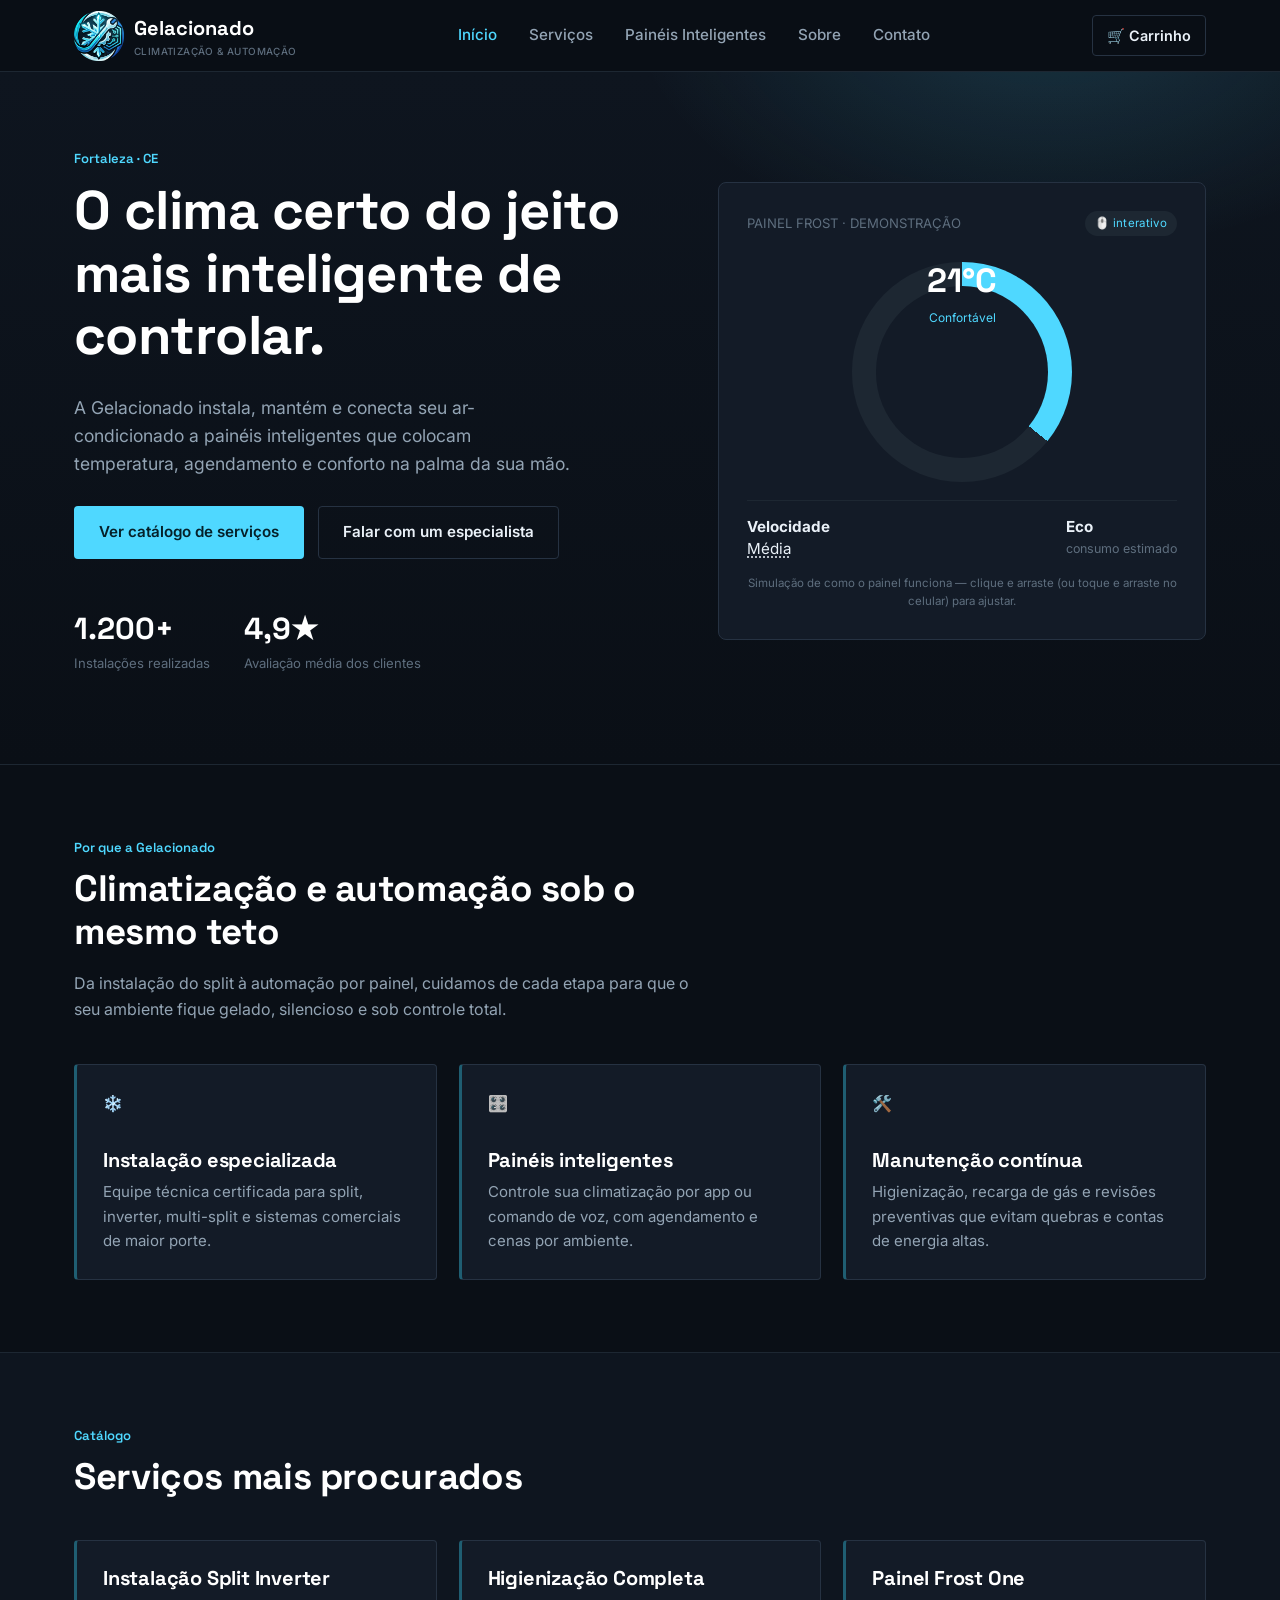
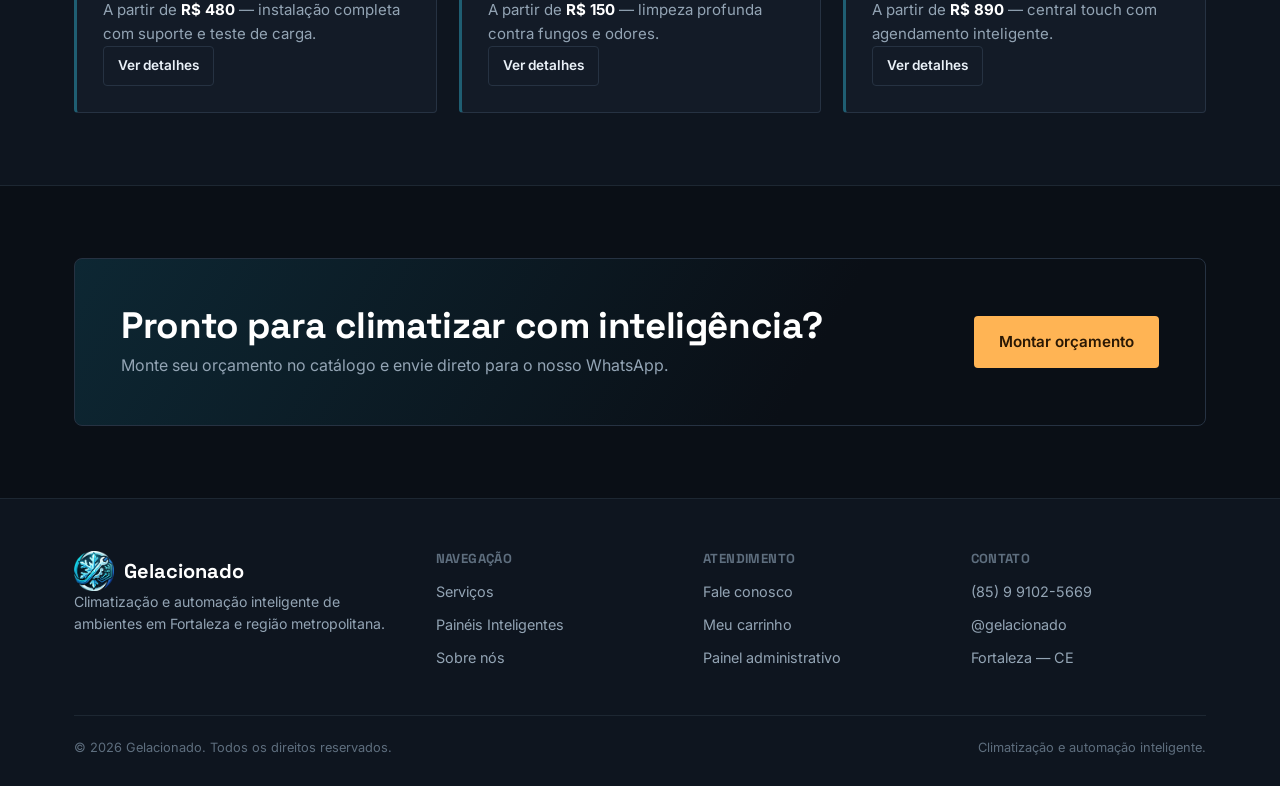
<file: Gelacionado/index.html>
<!DOCTYPE html>
<html lang="pt-BR">
<head>
<meta charset="UTF-8">
<meta name="viewport" content="width=device-width, initial-scale=1.0">
<title>Gelacionado — Climatização e Automação Inteligente | Fortaleza-CE</title>
<meta name="description" content="Instalação de ar-condicionado, manutenção e painéis inteligentes de automação para climatizar e controlar seu ambiente em Fortaleza-CE.">
<link rel="stylesheet" href="style.css">
</head>
<body>

<header class="site-header">
  <div class="container">
    <a href="index.html" class="brand">
      <img src="Gemini_Generated_Image_xmgsrixmgsrixmgs-photoaidcom-cropped.jpg" alt="Logo" class="imagem_logo" >
      <span>Gelacionado<small>CLIMATIZAÇÃO &amp; AUTOMAÇÃO</small></span>
    </a>

    <nav class="main-nav" id="main-nav">
      <a href="index.html" class="current">Início</a>
      <a href="servicos.html">Serviços</a>
      <a href="paineis-inteligentes.html">Painéis Inteligentes</a>
      <a href="sobre.html">Sobre</a>
      <a href="contato.html">Contato</a>
    </nav>

    <div class="header-actions">
      <a href="carrinho.html" class="cart-button">
        🛒 Carrinho
        <span class="cart-count" data-cart-count>0</span>
      </a>
      <button class="nav-toggle" aria-label="Abrir menu" aria-controls="main-nav">☰</button>
    </div>
  </div>
</header>

<main>

  <!-- HERO -->
  <section class="hero">
    <div class="container hero-grid">
      <div class="hero-copy">
        <span class="eyebrow">Fortaleza · CE</span>
        <h1>O clima certo do jeito mais inteligente de controlar.</h1>
        <p class="lead">A Gelacionado instala, mantém e conecta seu ar-condicionado a painéis inteligentes que colocam temperatura, agendamento e conforto na palma da sua mão.</p>
        <div class="hero-cta">
          <a href="servicos.html" class="btn btn-primary">Ver catálogo de serviços</a>
          <a href="contato.html" class="btn btn-ghost">Falar com um especialista</a>
        </div>
        <div class="hero-stats">
          <div>
            <div class="stat-num">1.200+</div>
            <div class="stat-label">Instalações realizadas</div>
          </div>
          
          <div>
            <div class="stat-num">4,9★</div>
            <div class="stat-label">Avaliação média dos clientes</div>
          </div>
        </div>
      </div>

      <div class="gauge-panel">
        <div class="gauge-row">
          <span>PAINEL FROST · DEMONSTRAÇÃO</span>
          <span class="gauge-live-badge">🖱️ interativo</span>
        </div>

        <div style="position:relative; display:flex; justify-content:center;">
          <div class="gauge-ring" id="gauge-ring" role="slider" tabindex="0" aria-label="Ajustar temperatura simulada" aria-valuemin="16" aria-valuemax="30" aria-valuenow="21"></div>
          <div class="gauge-center">
            <div class="temp" id="gauge-temp">21°C</div>
            <div class="cond" id="gauge-cond">Confortável</div>
          </div>
        </div>

        <div class="gauge-legend">
          <div><strong>Velocidade</strong>
            <button type="button" class="gauge-fan-btn" id="gauge-fan">Média</button>
          </div>
          <div><strong id="gauge-mode-label">Eco</strong>consumo estimado</div>
        </div>
        <p class="gauge-hint">Simulação de como o painel funciona — clique e arraste (ou toque e arraste no celular) para ajustar.</p>
      </div>
    </div>
  </section>

  <!-- DESTAQUES -->
  <section>
    <div class="container">
      <div class="section-head">
        <span class="eyebrow">Por que a Gelacionado</span>
        <h2>Climatização e automação sob o mesmo teto</h2>
        <p>Da instalação do split à automação por painel, cuidamos de cada etapa para que o seu ambiente fique gelado, silencioso e sob controle total.</p>
      </div>

      <div class="grid-3">
        <div class="feature-card">
          <div class="icon">❄️</div>
          <h3>Instalação especializada</h3>
          <p>Equipe técnica certificada para split, inverter, multi-split e sistemas comerciais de maior porte.</p>
        </div>
        <div class="feature-card">
          <div class="icon">🎛️</div>
          <h3>Painéis inteligentes</h3>
          <p>Controle sua climatização por app ou comando de voz, com agendamento e cenas por ambiente.</p>
        </div>
        <div class="feature-card">
          <div class="icon">🛠️</div>
          <h3>Manutenção contínua</h3>
          <p>Higienização, recarga de gás e revisões preventivas que evitam quebras e contas de energia altas.</p>
        </div>
      </div>
    </div>
  </section>

  <!-- RESUMO DE SERVIÇOS -->
  <section class="alt-bg">
    <div class="container">
      <div class="section-head">
        <span class="eyebrow">Catálogo</span>
        <h2>Serviços mais procurados</h2>
      </div>

      <div class="grid-3">
        <div class="feature-card">
          <h3>Instalação Split Inverter</h3>
          <p>A partir de <strong style="color:var(--white)">R$ 480</strong> — instalação completa com suporte e teste de carga.</p>
          <a href="servicos.html" class="btn btn-ghost btn-sm">Ver detalhes</a>
        </div>
        <div class="feature-card">
          <h3>Higienização Completa</h3>
          <p>A partir de <strong style="color:var(--white)">R$ 150</strong> — limpeza profunda contra fungos e odores.</p>
          <a href="servicos.html" class="btn btn-ghost btn-sm">Ver detalhes</a>
        </div>
        <div class="feature-card">
          <h3>Painel Frost One</h3>
          <p>A partir de <strong style="color:var(--white)">R$ 890</strong> — central touch com agendamento inteligente.</p>
          <a href="paineis-inteligentes.html" class="btn btn-ghost btn-sm">Ver detalhes</a>
        </div>
      </div>
    </div>
  </section>

  <!-- CTA -->
  <section>
    <div class="container">
      <div class="cta-strip">
        <div>
          <h2>Pronto para climatizar com inteligência?</h2>
          <p>Monte seu orçamento no catálogo e envie direto para o nosso WhatsApp.</p>
        </div>
        <a href="servicos.html" class="btn btn-amber">Montar orçamento</a>
      </div>
    </div>
  </section>

</main>

<footer class="site-footer">
  <div class="container">
    <div class="footer-grid">
      <div>
        <div class="brand" style="margin: bottom 20px;">
          <img src="Gemini_Generated_Image_xmgsrixmgsrixmgs-photoaidcom-cropped.jpg" alt="Logo" class="Footer_logo" >
          <span>Gelacionado</span>
        </div>
        <p style="font-size:.88rem;">Climatização e automação inteligente de ambientes em Fortaleza e região metropolitana.</p>
      </div>
      <div>
        <h4>NAVEGAÇÃO</h4>
        <ul>
          <li><a href="servicos.html">Serviços</a></li>
          <li><a href="paineis-inteligentes.html">Painéis Inteligentes</a></li>
          <li><a href="sobre.html">Sobre nós</a></li>
        </ul>
      </div>
      <div>
        <h4>ATENDIMENTO</h4>
        <ul>
          <li><a href="contato.html">Fale conosco</a></li>
          <li><a href="carrinho.html">Meu carrinho</a></li>
          <li><a href="admin.html">Painel administrativo</a></li>
        </ul>
      </div>
      <div>
        <h4>CONTATO</h4>
        <ul>
          <li><a href="https://wa.me/5585991025669" target="_blank" rel="noopener noreferrer">(85) 9 9102-5669</a></li>
          <li><a href="https://www.instagram.com/gelacionado/" target="_blank" rel="noopener noreferrer">@gelacionado</a></li>
          <li>Fortaleza — CE</li>
        </ul>
      </div>
    </div>
    <div class="footer-bottom">
      <span>© 2026 Gelacionado. Todos os direitos reservados.</span>
      <span>Climatização e automação inteligente.</span>
    </div>
  </div>
</footer>

<script src="script.js"></script>
</body>
</html>
</file>
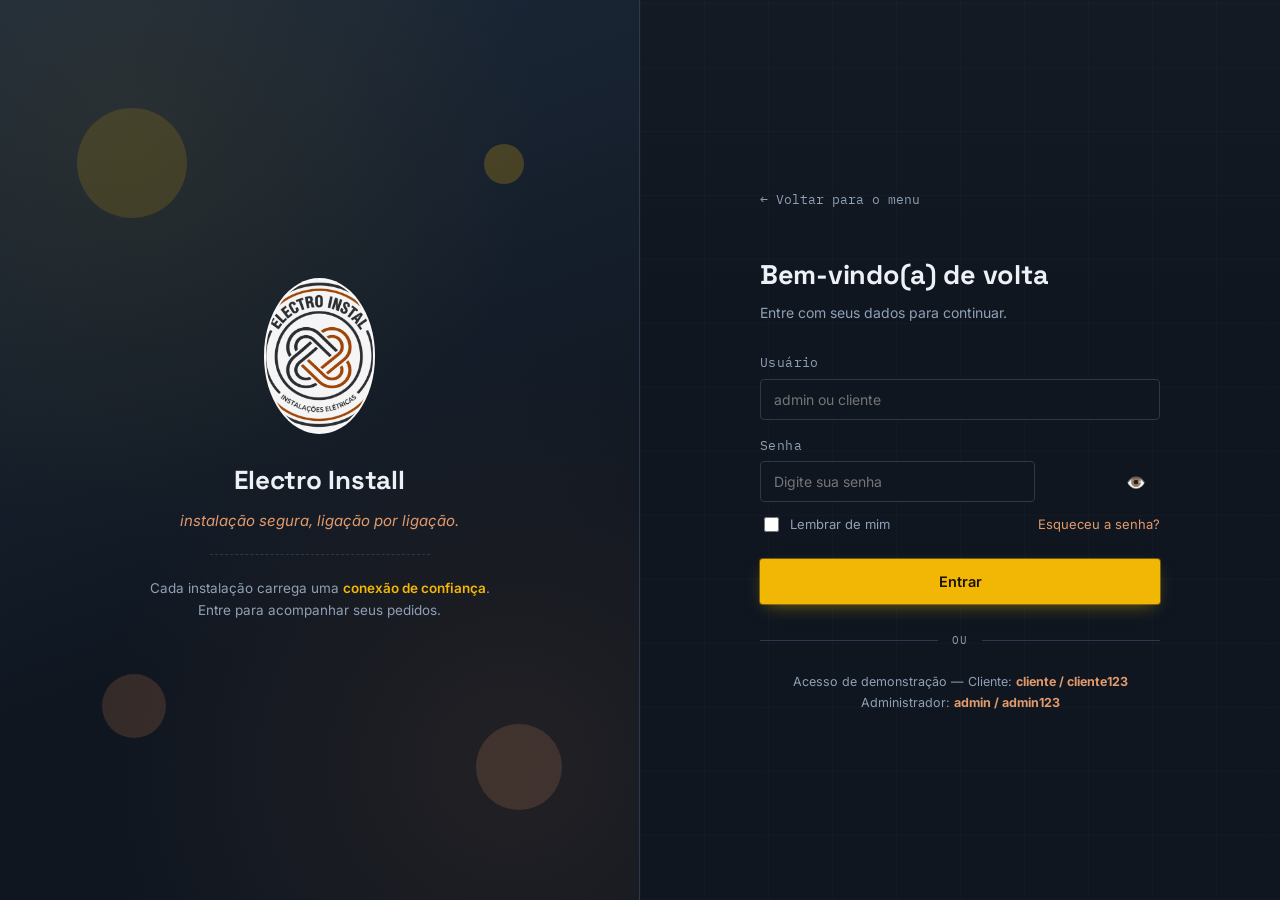
<file: Eletro_Install/admin.html>
<!DOCTYPE html>
<html lang="pt-BR">
<head>
<meta charset="UTF-8">
<meta name="viewport" content="width=device-width, initial-scale=1.0">
<title>Painel Administrativo — Electro Install</title>
<link rel="preconnect" href="https://fonts.googleapis.com">
<link href="https://fonts.googleapis.com/css2?family=Space+Grotesk:wght@500;600;700&family=Inter:wght@400;500;600;700&family=IBM+Plex+Mono:wght@400;500;600;700&display=swap" rel="stylesheet">
<link rel="stylesheet" href="css/style.css">
<script src="js/catalog.js"></script>
<script src="js/cart.js"></script>
<script src="js/auth.js"></script>
<script>requireAuth("admin");</script>
</head>
<body>

<header class="site-header">
  <div class="wrap header-inner">
    <a href="index-E.html" class="logo">
      <span class="bolt">⚡</span>
      <span>Electro Install<span class="sub">PAINEL ADMINISTRATIVO</span></span>
    </a>
    <div class="header-actions">
      <a href="../index.html" class="util-link">← Gerenciador</a>
      <a href="index-E.html" class="util-link">Ver loja</a>
      <button class="btn btn-outline btn-sm" onclick="logout()">Sair</button>
    </div>
  </div>
</header>

<div class="page-band">
  <div class="wrap">
    <div class="breadcrumb"><a href="index-E.html">Início</a> / Administração</div>
    <h1 style="font-size:32px;">Painel administrativo</h1>
    <p style="max-width:60ch;" id="admin-welcome">Gerencie o catálogo de serviços e acompanhe os pedidos recebidos.</p>
  </div>
</div>

<section class="section admin-shell">
  <div class="wrap">

    <div class="admin-tabs">
      <button class="active" data-tab="servicos">🧰 Serviços</button>
      <button data-tab="pedidos">🧾 Pedidos</button>
    </div>

    <!-- ===================== SERVIÇOS ===================== -->
    <div class="admin-panel active" id="tab-servicos">
      <div class="admin-toolbar">
        <span class="tag-label">Catálogo de serviços</span>
        <button class="btn btn-copper btn-sm" id="btn-novo-servico">+ Novo serviço</button>
      </div>

      <form class="admin-new-form" id="form-novo-servico" style="display:none;">
        <div class="field">
          <label for="ns-nome">Nome</label>
          <input type="text" id="ns-nome" required>
        </div>
        <div class="field">
          <label for="ns-categoria">Categoria</label>
          <select id="ns-categoria"></select>
        </div>
        <div class="field">
          <label for="ns-icone">Ícone (emoji)</label>
          <input type="text" id="ns-icone" value="🔧">
        </div>
        <div class="field">
          <label for="ns-preco">Preço (R$)</label>
          <input type="number" id="ns-preco" min="0" step="0.01" required>
        </div>
        <div class="field full" style="grid-column:1/-1;">
          <label for="ns-desc">Descrição</label>
          <input type="text" id="ns-desc" placeholder="Ex.: Instalação com fixação e testes elétricos">
        </div>
        <div style="display:flex; gap:10px; grid-column:1/-1;">
          <button type="submit" class="btn btn-primary btn-sm">Salvar serviço</button>
          <button type="button" class="btn btn-outline btn-sm" id="btn-cancelar-servico">Cancelar</button>
        </div>
      </form>

      <div class="admin-table-wrap">
        <table class="admin-table">
          <thead>
            <tr>
              <th></th>
              <th>Nome</th>
              <th>Categoria</th>
              <th class="cell-price">Preço</th>
              <th class="cell-actions">Ações</th>
            </tr>
          </thead>
          <tbody id="tbody-servicos"></tbody>
        </table>
      </div>
      <p class="summary-note">Edite nome/preço direto na tabela e clique em 💾 para salvar. As alterações valem imediatamente para a loja.</p>
    </div>

    <!-- ===================== PEDIDOS ===================== -->
    <div class="admin-panel" id="tab-pedidos">
      <div class="admin-toolbar">
        <span class="tag-label">Pedidos recebidos pelo carrinho</span>
        <button class="btn btn-outline btn-sm" id="btn-limpar-pedidos">Limpar todos</button>
      </div>

      <div class="admin-table-wrap">
        <table class="admin-table">
          <thead>
            <tr>
              <th>Pedido</th>
              <th>Data</th>
              <th>Cliente</th>
              <th>Endereço</th>
              <th>Itens</th>
              <th>Total</th>
              <th>Status</th>
              <th class="cell-actions">Ações</th>
            </tr>
          </thead>
          <tbody id="tbody-pedidos"></tbody>
        </table>
      </div>
      <p class="summary-note">Um pedido é registrado aqui sempre que um cliente finaliza a compra pelo WhatsApp no carrinho.</p>
    </div>

  </div>
</section>

<footer class="site-footer">
  <div class="wrap">
    <div class="footer-bottom">
      <span>© 2026 Electro Install. Painel administrativo interno.</span>
    </div>
  </div>
</footer>

<script src="js/admin.js"></script>
</body>
</html>
</file>
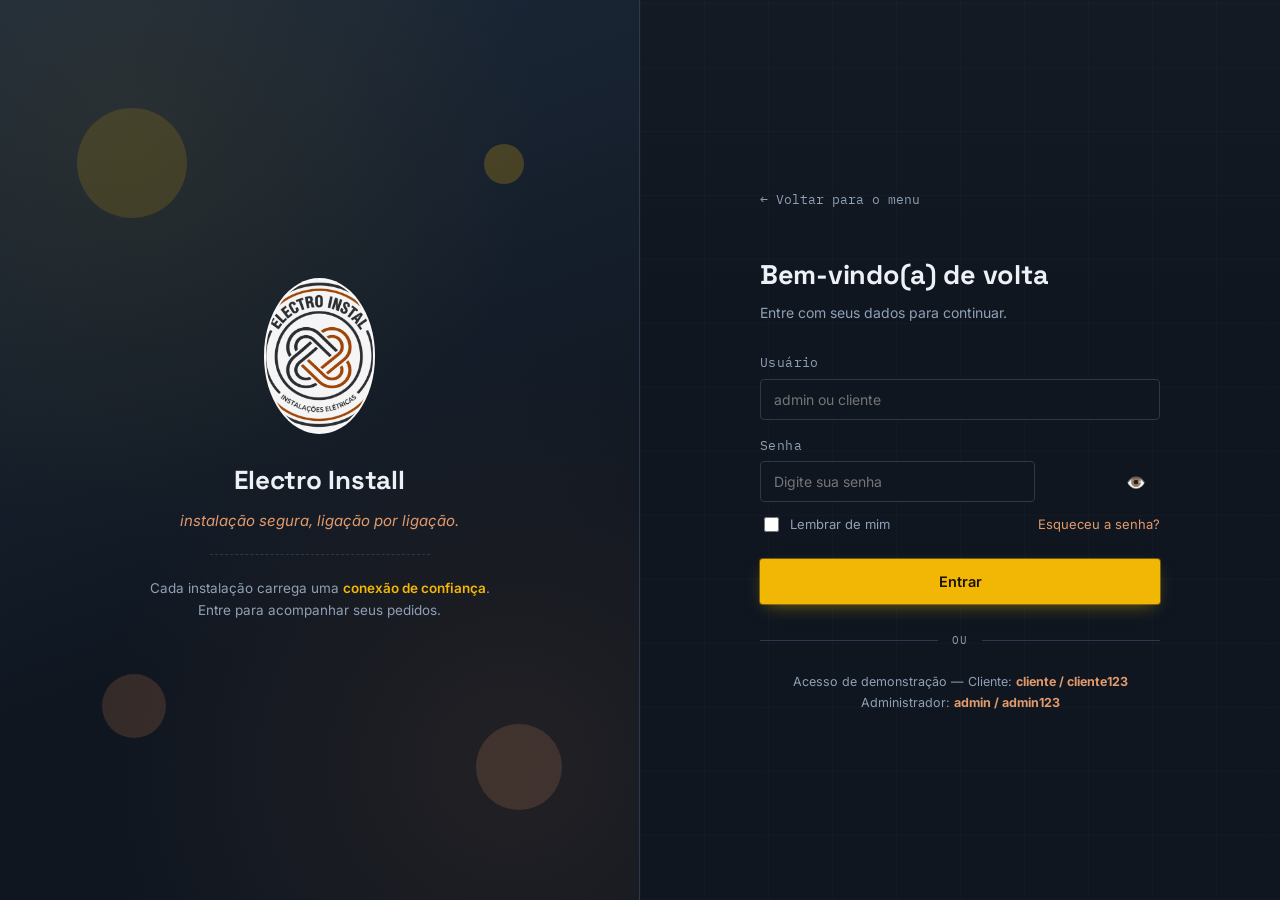
<file: Eletro_Install/carrinho-E.html>
<!DOCTYPE html>
<html lang="pt-BR">
<head>
<meta charset="UTF-8">
<meta name="viewport" content="width=device-width, initial-scale=1.0">
<title>Carrinho — Electro Install</title>
<link rel="preconnect" href="https://fonts.googleapis.com">
<link href="https://fonts.googleapis.com/css2?family=Space+Grotesk:wght@500;600;700&family=Inter:wght@400;500;600;700&family=IBM+Plex+Mono:wght@400;500;600;700&display=swap" rel="stylesheet">
<link rel="stylesheet" href="css/style.css">
<script src="js/catalog.js"></script>
<script src="js/auth.js"></script>
<script>requireAuth();</script>
</head>
<body>

<header class="site-header">
  <div class="wrap header-inner">
    <a href="index-E.html" class="logo">
      <span class="bolt">⚡</span>
      <span>Electro Install<span class="sub">INSTALAÇÕES ELÉTRICAS</span></span>
    </a>
    <nav class="main-nav">
      <ul>
        <li><a href="index-E.html">Início</a></li>
        <li><a href="produtos-E.html">Serviços</a></li>
        <li><a href="sobre-E.html">Como funciona</a></li>
        <li><a href="contato-E.html">Contato</a></li>
      </ul>
    </nav>
    <div class="header-actions">
      <a href="../index.html" class="util-link">← Gerenciador</a>
      <a href="carrinho-E.html" class="cart-btn active" aria-label="Ver carrinho">
        🧾 Carrinho <span class="cart-count" data-cart-count>0</span>
      </a>
      <button class="btn btn-outline btn-sm" onclick="logout()">Sair</button>
      <button class="nav-toggle" aria-label="Abrir menu" aria-expanded="false">☰</button>
    </div>
  </div>
</header>

<div class="page-band">
  <div class="wrap">
    <div class="breadcrumb"><a href="index-E.html">Início</a> / Carrinho</div>
    <h1 style="font-size:32px;">Seu pedido</h1>
    <p style="max-width:60ch;">Confira os serviços selecionados e finalize o orçamento pelo WhatsApp.</p>
  </div>
</div>

<section class="section" style="padding-top:36px;">
  <div class="wrap">
    <div id="cart-container"></div>
  </div>
</section>

<footer class="site-footer">
  <div class="wrap">
    <div class="footer-bottom">
      <span>© 2026 Electro Install. Todos os direitos reservados.</span>
      <span>CNPJ xx.xxx.xxx/xxxx-xx</span>
    </div>
  </div>
</footer>

<a class="wa-float" href="https://wa.me/5585985132769" target="_blank" aria-label="Falar no WhatsApp">💬</a>

<script src="js/catalog.js"></script>
<script src="js/cart.js"></script>
<script>
  const container = document.getElementById("cart-container");

  function renderCartPage(){
    const cart = getCart();
    const entries = Object.entries(cart);

    if(entries.length === 0){
      container.innerHTML = `
        <div class="empty-state">
          <div class="ico">🧾</div>
          <h3>Seu carrinho está vazio</h3>
          <p>Adicione serviços do nosso catálogo para montar seu orçamento.</p>
          <a href="produtos-E.html" class="btn btn-primary" style="margin-top:10px;">Ver serviços</a>
        </div>
      `;
      return;
    }

    const itemsHtml = entries.map(([id, qty]) => {
      const item = getCatalog().find(p => p.id === id);
      if(!item) return "";
      return `
        <div class="cart-item">
          <div class="ico">${item.icon}</div>
          <div>
            <h4>${item.name}</h4>
            <span class="cat">${item.catLabel} · ${formatBRL(item.price)} / unid.</span>
          </div>
          <div class="qty-control">
            <button onclick="setQty('${id}', ${qty - 1})" aria-label="Diminuir quantidade">−</button>
            <span>${qty}</span>
            <button onclick="setQty('${id}', ${qty + 1})" aria-label="Aumentar quantidade">+</button>
          </div>
          <div class="line-price">${formatBRL(item.price * qty)}</div>
          <button class="remove-btn" onclick="removeFromCart('${id}')" aria-label="Remover item">✕</button>
        </div>
      `;
    }).join("");

    const total = cartTotalValue();

    container.innerHTML = `
      <div class="cart-layout">
        <div class="cart-list">${itemsHtml}</div>
        <div class="summary-box">
          <h3>Resumo do pedido</h3>
          <div class="summary-row"><span>Itens (${cartTotalItems()})</span><span>${formatBRL(total)}</span></div>
          <div class="summary-row"><span>Visita técnica</span><span>A combinar</span></div>
          <div class="summary-row total"><span>Total estimado</span><span>${formatBRL(total)}</span></div>

          <div class="field" style="margin-top:18px;">
            <label for="cname">Seu nome</label>
            <input type="text" id="cname" placeholder="Nome completo">
          </div>
          <div class="field">
            <label for="caddr">Bairro / Endereço</label>
            <input type="text" id="caddr" placeholder="Ex.: Aldeota, Fortaleza - CE">
          </div>

          <button class="btn btn-primary btn-block" id="checkout-btn">Finalizar pelo WhatsApp</button>
          <p class="summary-note">Você será redirecionado ao WhatsApp com o resumo do pedido preenchido para confirmar data e horário da visita.</p>
        </div>
      </div>
    `;

    document.getElementById("checkout-btn").addEventListener("click", () => {
      const name = document.getElementById("cname").value.trim();
      const addr = document.getElementById("caddr").value.trim();
      sendCheckoutToWhatsApp(name, addr);
    });
  }

  renderCartPage();
</script>
</body>
</html>
</file>
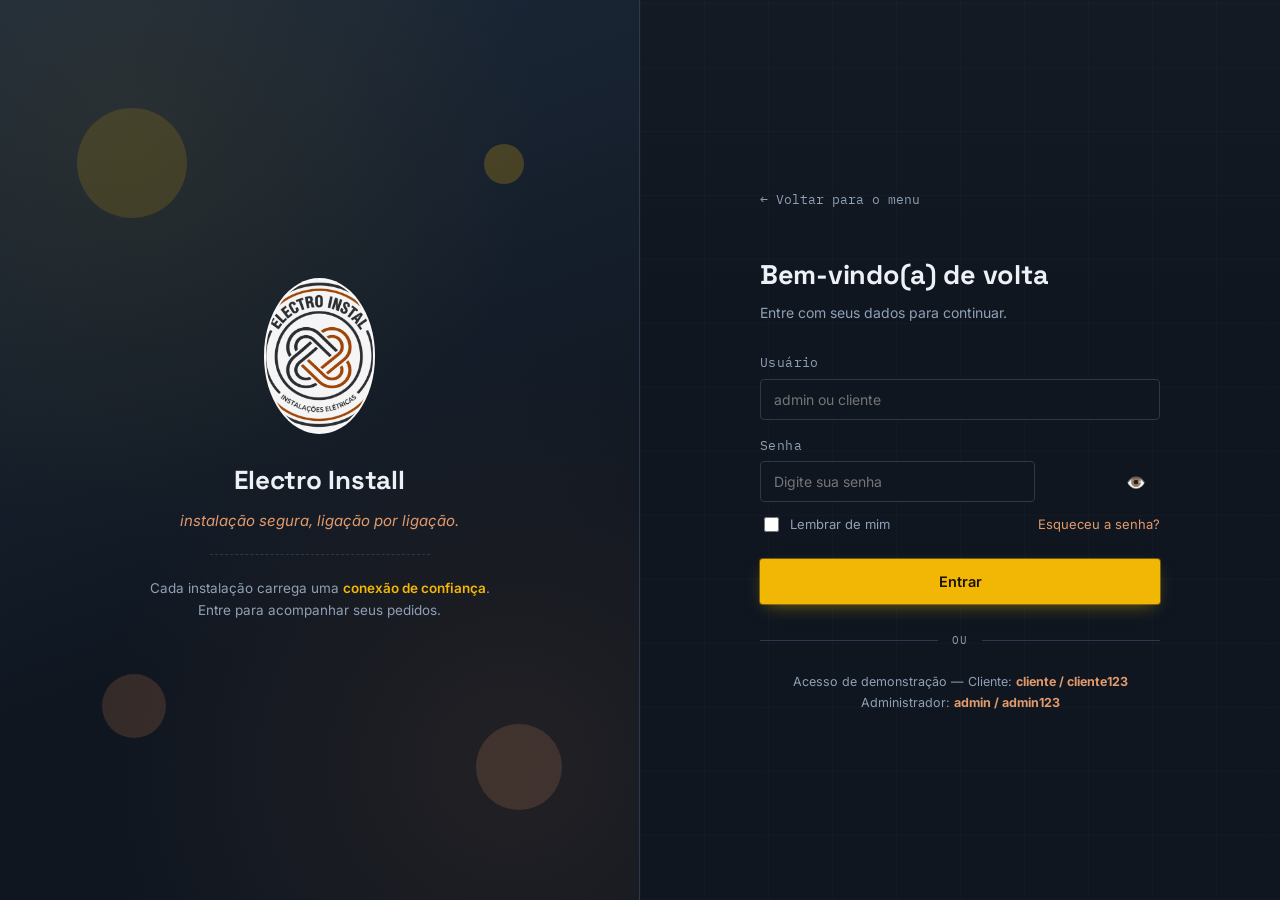
<file: Eletro_Install/contato-E.html>
<!DOCTYPE html>
<html lang="pt-BR">
<head>
<meta charset="UTF-8">
<meta name="viewport" content="width=device-width, initial-scale=1.0">
<title>Contato — Electro Install</title>
<link rel="preconnect" href="https://fonts.googleapis.com">
<link href="https://fonts.googleapis.com/css2?family=Space+Grotesk:wght@500;600;700&family=Inter:wght@400;500;600;700&family=IBM+Plex+Mono:wght@400;500;600;700&display=swap" rel="stylesheet">
<link rel="stylesheet" href="css/style.css">
<script src="js/catalog.js"></script>
<script src="js/auth.js"></script>
<script>requireAuth();</script>
</head>
<body>

<header class="site-header">
  <div class="wrap header-inner">
    <a href="index-E.html" class="logo">
      <span class="bolt">⚡</span>
      <span>Electro Install<span class="sub">INSTALAÇÕES ELÉTRICAS</span></span>
    </a>
    <nav class="main-nav">
      <ul>
        <li><a href="index-E.html">Início</a></li>
        <li><a href="produtos-E.html">Serviços</a></li>
        <li><a href="sobre-E.html">Como funciona</a></li>
        <li><a href="contato-E.html" class="active">Contato</a></li>
      </ul>
    </nav>
    <div class="header-actions">
      <a href="../index.html" class="util-link">← Gerenciador</a>
      <a href="carrinho-E.html" class="cart-btn" aria-label="Ver carrinho">
        🧾 Carrinho <span class="cart-count" data-cart-count>0</span>
      </a>
      <button class="btn btn-outline btn-sm" onclick="logout()">Sair</button>
      <button class="nav-toggle" aria-label="Abrir menu" aria-expanded="false">☰</button>
    </div>
  </div>
</header>

<div class="page-band">
  <div class="wrap">
    <div class="breadcrumb"><a href="index-E.html">Início</a> / Contato</div>
    <h1 style="font-size:32px;">Fale com a Electro Install</h1>
    <p style="max-width:60ch;">Prefere descrever seu problema antes de montar o pedido? Preencha o formulário e conversamos pelo WhatsApp.</p>
  </div>
</div>

<section class="section" style="padding-top:36px;">
  <div class="wrap cart-layout">
    <div>
      <form id="contact-form">
        <div class="form-grid">
          <div class="field">
            <label for="name">Nome</label>
            <input type="text" id="name" required placeholder="Seu nome completo">
          </div>
          <div class="field">
            <label for="phone">Telefone</label>
            <input type="tel" id="phone" required placeholder="(85) 90000-0000">
          </div>
          <div class="field full">
            <label for="service">Tipo de serviço</label>
            <select id="service">
              <option value="">Selecione uma categoria</option>
            </select>
          </div>
          <div class="field full">
            <label for="message">Descreva o que você precisa</label>
            <textarea id="message" placeholder="Ex.: Preciso instalar um ar-condicionado 12.000 BTUs na sala"></textarea>
          </div>
        </div>
        <button type="submit" class="btn btn-primary btn-block">Enviar pelo WhatsApp</button>
      </form>
    </div>

    <div class="summary-box">
      <h3>Outros canais</h3>
      <div class="summary-row"><span>WhatsApp</span><span>(85) 98513-2769</span></div>
      <div class="summary-row"><span>Telefone</span><span>(85) 8513-2769</span></div>
      <div class="summary-row"><span>E-mail</span><span>keven.lira69@gmail.com.br</span></div>
      <div class="summary-row"><span>Atendimento</span><span>Seg–Sáb, 8h–18h</span></div>
      <p class="summary-note">Área de cobertura: Fortaleza e Região Metropolitana.</p>
    </div>
  </div>
</section>

<footer class="site-footer">
  <div class="wrap">
    <div class="footer-bottom">
      <span>© 2026 Electro Install. Todos os direitos reservados.</span>
      <span>CNPJ xx.xxx.xxx/xxxx-xx</span>
    </div>
  </div>
</footer>

<a class="wa-float" href="https://wa.me/5585985132769" target="_blank" aria-label="Falar no WhatsApp">💬</a>

<script src="js/catalog.js"></script>
<script src="js/cart.js"></script>
<script>
  const select = document.getElementById("service");
  CATEGORIES.filter(c => c.id !== "todos").forEach(c => {
    const opt = document.createElement("option");
    opt.value = c.label;
    opt.textContent = c.label;
    select.appendChild(opt);
  });

  document.getElementById("contact-form").addEventListener("submit", (e) => {
    e.preventDefault();
    const name = document.getElementById("name").value.trim();
    const phone = document.getElementById("phone").value.trim();
    const service = document.getElementById("service").value;
    const message = document.getElementById("message").value.trim();

    const lines = [
      "Olá, Electro Install! Gostaria de um orçamento.",
      "",
      `Nome: ${name}`,
      `Telefone: ${phone}`,
      service ? `Categoria: ${service}` : "",
      message ? `Detalhes: ${message}` : ""
    ].filter(Boolean);

    const url = `https://wa.me/${WHATSAPP_NUMBER}?text=${encodeURIComponent(lines.join("\n"))}`;
    window.open(url, "_blank");
  });
</script>
</body>
</html>
</file>
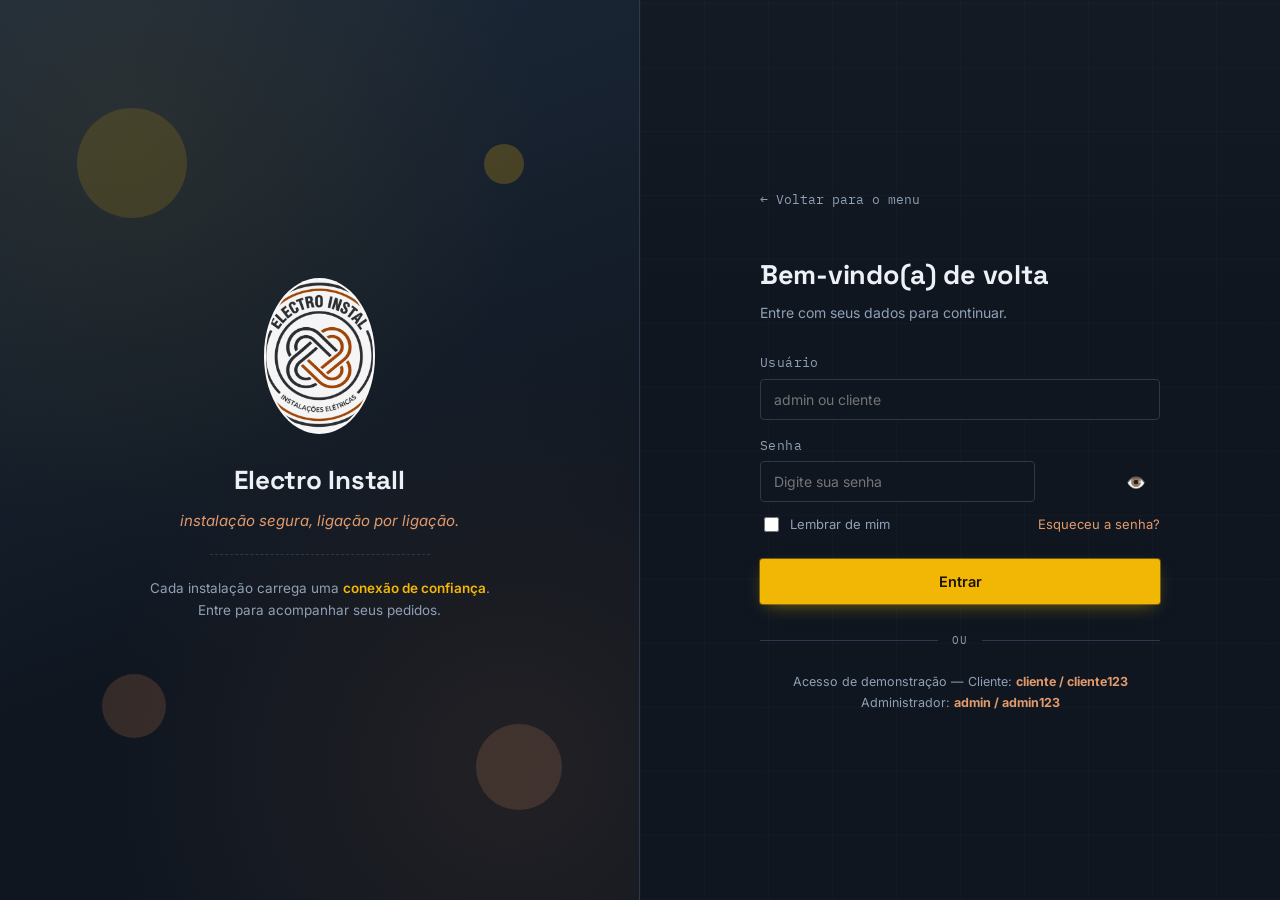
<file: Eletro_Install/index-E.html>
<!DOCTYPE html>
<html lang="pt-BR">
<head>
<meta charset="UTF-8">
<meta name="viewport" content="width=device-width, initial-scale=1.0">
<title>Electro Install — Instalação de aparelhos e equipamentos elétricos</title>
<meta name="description" content="Instalação profissional de ar-condicionado, ventiladores, quadros elétricos, câmeras e muito mais. Orçamento rápido pelo WhatsApp.">
<link rel="preconnect" href="https://fonts.googleapis.com">
<link href="https://fonts.googleapis.com/css2?family=Space+Grotesk:wght@500;600;700&family=Inter:wght@400;500;600;700&family=IBM+Plex+Mono:wght@400;500;600;700&display=swap" rel="stylesheet">
<link rel="stylesheet" href="css/style.css">
<script src="js/catalog.js"></script>
<script src="js/auth.js"></script>
<script>requireAuth();</script>
</head>
<body>

<header class="site-header">
  <div class="wrap header-inner">
    <a href="index-E.html" class="logo">
      <span class="bolt">⚡</span>
      <span>Electro Install<span class="sub">INSTALAÇÕES ELÉTRICAS</span></span>
    </a>
    <nav class="main-nav">
      <ul>
        <li><a href="index-E.html" class="active">Início</a></li>
        <li><a href="produtos-E.html">Serviços</a></li>
        <li><a href="sobre-E.html">Como funciona</a></li>
        <li><a href="contato-E.html">Contato</a></li>
      </ul>
    </nav>
    <div class="header-actions">
      <a href="../index.html" class="util-link">← Gerenciador</a>
      <a href="carrinho-E.html" class="cart-btn" aria-label="Ver carrinho">
        🧾 Carrinho <span class="cart-count" data-cart-count>0</span>
      </a>
      <button class="btn btn-outline btn-sm" onclick="logout()">Sair</button>
      <button class="nav-toggle" aria-label="Abrir menu" aria-expanded="false">☰</button>
    </div>
  </div>
</header>

<section class="hero">
  <div class="wrap hero-inner">
    <div>
      <span class="tag-label">Orçamento em minutos pelo WhatsApp</span>
      <h1>Cada instalação<br>é um circuito<br><span class="accent">bem fechado.</span></h1>
      <p class="lead">Escolha o serviço, veja o preço na hora e agende a visita técnica. Instalamos ar-condicionado, ventiladores, quadros de disjuntores, câmeras e muito mais — com garantia e mão de obra especializada.</p>
      <div class="hero-actions">
        <a href="produtos-E.html" class="btn btn-primary">Ver todos os serviços</a>
        <a href="contato-E.html" class="btn btn-outline">Falar com um técnico</a>
      </div>
      <ul class="hero-trust">
        <li>Preços fechados, sem surpresa</li>
        <li>Técnicos avaliados</li>
        <li>Garantia em todo serviço</li>
      </ul>
    </div>

    <div class="breaker-panel">
      <div class="breaker-panel-head">
        <span>QUADRO-01 / ÁREAS DE ATUAÇÃO</span>
        <span>127V • 220V</span>
      </div>
      <div class="breaker-grid">
        <div class="breaker on"><span class="ico">❄️</span><span class="switch"></span><span class="lbl">Climatização</span></div>
        <div class="breaker on"><span class="ico">💡</span><span class="switch"></span><span class="lbl">Iluminação</span></div>
        <div class="breaker on"><span class="ico">🧯</span><span class="switch"></span><span class="lbl">Quadros</span></div>
        <div class="breaker on"><span class="ico">🚿</span><span class="switch"></span><span class="lbl">Aquecimento</span></div>
        <div class="breaker on"><span class="ico">📷</span><span class="switch"></span><span class="lbl">Segurança</span></div>
        <div class="breaker on"><span class="ico">🔌</span><span class="switch"></span><span class="lbl">Tomadas</span></div>
      </div>
    </div>
  </div>
</section>

<section class="section">
  <div class="wrap">
    <div class="section-head">
      <span class="tag-label">Mais pedidos</span>
      <h2>Serviços em destaque</h2>
      <p>Uma amostra do catálogo completo — todos com preço fixo de mão de obra.</p>
    </div>
    <div class="product-grid" id="featured-grid"></div>
    <div style="text-align:center; margin-top:36px;">
      <a href="produtos-E.html" class="btn btn-outline">Ver catálogo completo</a>
    </div>
  </div>
</section>

<section class="section section-alt">
  <div class="wrap">
    <div class="section-head">
      <span class="tag-label">Passo a passo</span>
      <h2>Como funciona</h2>
      <p>Do orçamento à instalação, sem burocracia.</p>
    </div>
    <div class="steps">
      <div class="step">
        <span class="n">01</span>
        <h4>Escolha o serviço</h4>
        <p>Navegue pelo catálogo e adicione ao carrinho o que precisa instalar.</p>
      </div>
      <div class="step">
        <span class="n">02</span>
        <h4>Envie pelo WhatsApp</h4>
        <p>Finalize o pedido e envie os detalhes direto para nossa equipe.</p>
      </div>
      <div class="step">
        <span class="n">03</span>
        <h4>Agende a visita</h4>
        <p>Confirmamos data e horário conforme sua disponibilidade.</p>
      </div>
      <div class="step">
        <span class="n">04</span>
        <h4>Instalação com garantia</h4>
        <p>Serviço executado por técnico especializado, com garantia inclusa.</p>
      </div>
    </div>
  </div>
</section>

<section class="section">
  <div class="wrap">
    <div class="badges">
      <div class="badge">
        <div class="ico">🛡️</div>
        <h4>Garantia inclusa</h4>
        <p>De 60 a 180 dias conforme o serviço executado.</p>
      </div>
      <div class="badge">
        <div class="ico">📋</div>
        <h4>Preço fechado</h4>
        <p>Valor de mão de obra combinado antes da visita.</p>
      </div>
      <div class="badge">
        <div class="ico">🧑‍🔧</div>
        <h4>Técnicos avaliados</h4>
        <p>Profissionais com experiência comprovada em instalações.</p>
      </div>
      <div class="badge">
        <div class="ico">⏱️</div>
        <h4>Agilidade</h4>
        <p>Atendimento rápido, com horários flexíveis.</p>
      </div>
    </div>
  </div>
</section>

<section class="section section-alt">
  <div class="wrap">
    <div class="section-head">
      <span class="tag-label">Quem já instalou</span>
      <h2>Avaliações de clientes</h2>
    </div>
    <div class="testimonials">
      <div class="testi">
        <div class="stars">★★★★★</div>
        <p>Instalaram meu ar-condicionado no mesmo dia que pedi o orçamento. Preço combinado foi exatamente o cobrado.</p>
        <div class="who">Marina S. — Fortaleza, CE</div>
      </div>
      <div class="testi">
        <div class="stars">★★★★★</div>
        <p>Troquei o quadro de disjuntores da minha casa inteira. Serviço limpo e organizado, recomendo.</p>
        <div class="who">Carlos E. — Fortaleza, CE</div>
      </div>
      <div class="testi">
        <div class="stars">★★★★★</div>
        <p>Pedi instalação de câmeras e interfone. Atendimento pelo WhatsApp foi rápido do início ao fim.</p>
        <div class="who">Renata O. — Eusébio, CE</div>
      </div>
    </div>
  </div>
</section>

<section class="section">
  <div class="wrap">
    <div class="cta-band">
      <div>
        <h3>Pronto para instalar?</h3>
        <p>Monte seu pedido agora e receba o orçamento direto no WhatsApp.</p>
      </div>
      <a href="produtos-E.html" class="btn btn-primary">Montar meu pedido</a>
    </div>
  </div>
</section>

<footer class="site-footer">
  <div class="wrap">
    <div class="footer-grid">
      <div>
        <div class="logo" style="margin-bottom:12px;"><span class="bolt">⚡</span><span>Electro Install</span></div>
        <p>Instalação profissional de equipamentos e aparelhos elétricos residenciais e comerciais.</p>
      </div>
      <div>
        <h5>Serviços</h5>
        <ul>
          <li><a href="produtos-E.html">Climatização</a></li>
          <li><a href="produtos-E.html">Iluminação</a></li>
          <li><a href="produtos-E.html">Quadros e Painéis</a></li>
          <li><a href="produtos-E.html">Segurança</a></li>
        </ul>
      </div>
      <div>
        <h5>Empresa</h5>
        <ul>
          <li><a href="sobre-E.html">Como funciona</a></li>
          <li><a href="contato-E.html">Contato</a></li>
          <li><a href="carrinho-E.html">Carrinho</a></li>
        </ul>
      </div>
      <div>
        <h5>Contato</h5>
        <ul>
          <li>(85) 99999-9999</li>
          <li>contato@electroinstall.com.br</li>
          <li>Fortaleza — CE e região</li>
        </ul>
      </div>
    </div>
    <div class="footer-bottom">
      <span>© 2026 Electro Install. Todos os direitos reservados.</span>
      <span>CNPJ 00.000.000/0001-00</span>
    </div>
  </div>
</footer>

<a class="wa-float" href="https://wa.me/5585985132769" target="_blank" aria-label="Falar no WhatsApp">💬</a>

<script src="js/catalog.js"></script>
<script src="js/cart.js"></script>
<script>
  const featuredIds = ["split-12k","ventilador-teto","quadro-12","camera-seguranca","chuveiro-eletrico","motor-portao"];
  const grid = document.getElementById("featured-grid");
  featuredIds.forEach(id => {
    const item = getCatalog().find(p => p.id === id);
    if(!item) return;
    grid.insertAdjacentHTML("beforeend", `
      <div class="card">
        <div class="card-top">
          <div class="card-ico">${item.icon}</div>
          <span class="card-cat">${item.catLabel}</span>
        </div>
        <h3>${item.name}</h3>
        <p class="desc">${item.desc}</p>
        <div class="card-footer">
          <div class="price">${formatBRL(item.price)}<small>mão de obra</small></div>
          <button class="btn btn-copper btn-sm" onclick="addToCart('${item.id}')">Adicionar</button>
        </div>
      </div>
    `);
  });
</script>
</body>
</html>
</file>
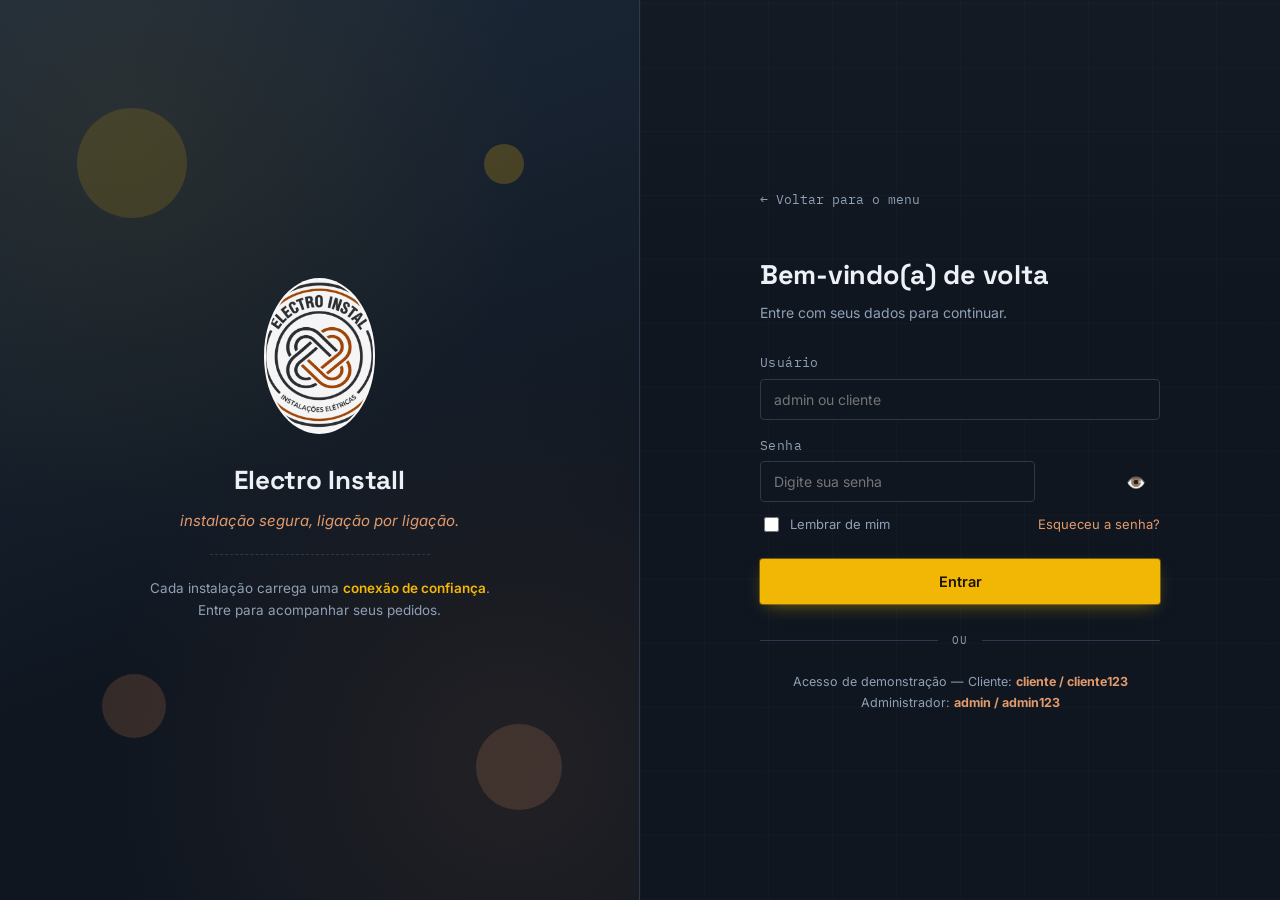
<file: Eletro_Install/login.html>
<!DOCTYPE html>
<html lang="pt-BR">
<head>
<meta charset="UTF-8">
<meta name="viewport" content="width=device-width, initial-scale=1.0">
<title>Entrar — Electro Install</title>
<link rel="preconnect" href="https://fonts.googleapis.com">
<link href="https://fonts.googleapis.com/css2?family=Space+Grotesk:wght@500;600;700&family=Inter:wght@400;500;600;700&family=IBM+Plex+Mono:wght@400;500;600;700&display=swap" rel="stylesheet">
<link rel="stylesheet" href="css/style.css">
<script src="js/auth.js"></script>
</head>
<body>

<div class="login-split">

  <!-- ===== painel esquerdo: marca ===== -->
  <div class="login-left">
    <span class="deco-circle" style="width:110px;height:110px; background:var(--safety); opacity:.14; top:12%; left:12%;"></span>
    <span class="deco-circle" style="width:64px;height:64px; background:var(--copper); opacity:.20; bottom:18%; left:16%;"></span>
    <span class="deco-circle" style="width:86px;height:86px; background:var(--copper-light); opacity:.16; bottom:10%; right:12%;"></span>
    <span class="deco-circle" style="width:40px;height:40px; background:var(--safety); opacity:.22; top:16%; right:18%;"></span>

    <img src="electro_img/logo-electro.png" alt="Electro Install" class="logo-badge">
    <h2 class="brand-name">Electro Install</h2>
    <p class="tagline">instalação segura, ligação por ligação.</p>
    <div class="divider-dash"></div>
    <p class="sub-text">
      Cada instalação carrega uma <span class="accent">conexão de confiança</span>.<br>
      Entre para acompanhar seus pedidos.
    </p>
  </div>

  <!-- ===== painel direito: formulário ===== -->
  <div class="login-right">
    <div class="login-right-inner">
      <a href="../index.html" class="back-link">← Voltar para o menu</a>

      <h1>Bem-vindo(a) de volta</h1>
      <p class="sub">Entre com seus dados para continuar.</p>

      <div id="auth-error" class="auth-error">Usuário ou senha inválidos.</div>

      <form id="login-form">
        <div class="field">
          <label for="user">Usuário</label>
          <input type="text" id="user" placeholder="admin ou cliente" autocomplete="username" required>
        </div>

        <div class="field">
          <label for="pass">Senha</label>
          <div class="password-field">
            <input type="password" id="pass" placeholder="Digite sua senha" autocomplete="current-password" required>
            <button type="button" class="toggle-pass" id="toggle-pass" aria-label="Mostrar senha">👁️</button>
          </div>
        </div>

        <div class="login-row-between">
          <label class="checkbox-label">
            <input type="checkbox" id="remember"> Lembrar de mim
          </label>
          <a href="#" class="forgot-link" id="forgot-link">Esqueceu a senha?</a>
        </div>

        <button type="submit" class="btn btn-primary btn-block">Entrar</button>
      </form>

      <div class="divider-or">ou</div>

      <p class="login-hint-inline">
        Acesso de demonstração — Cliente: <b>cliente / cliente123</b><br>
        Administrador: <b>admin / admin123</b>
      </p>
    </div>
  </div>

</div>

<script>
  document.getElementById("toggle-pass").addEventListener("click", () => {
    const input = document.getElementById("pass");
    const btn = document.getElementById("toggle-pass");
    const showing = input.type === "text";
    input.type = showing ? "password" : "text";
    btn.textContent = showing ? "👁️" : "🙈";
  });

  document.getElementById("forgot-link").addEventListener("click", (e) => {
    e.preventDefault();
    alert("Fale com o administrador da Electro Install para redefinir seu acesso.");
  });

  document.getElementById("login-form").addEventListener("submit", (e) => {
    e.preventDefault();
    const user = document.getElementById("user").value;
    const pass = document.getElementById("pass").value;
    const remember = document.getElementById("remember").checked;
    const session = login(user, pass, remember);
    const errorBox = document.getElementById("auth-error");

    if(!session){
      errorBox.classList.add("show");
      return;
    }
    errorBox.classList.remove("show");
    window.location.href = session.role === "admin" ? "admin.html" : "index-E.html";
  });
</script>
</body>
</html>
</file>
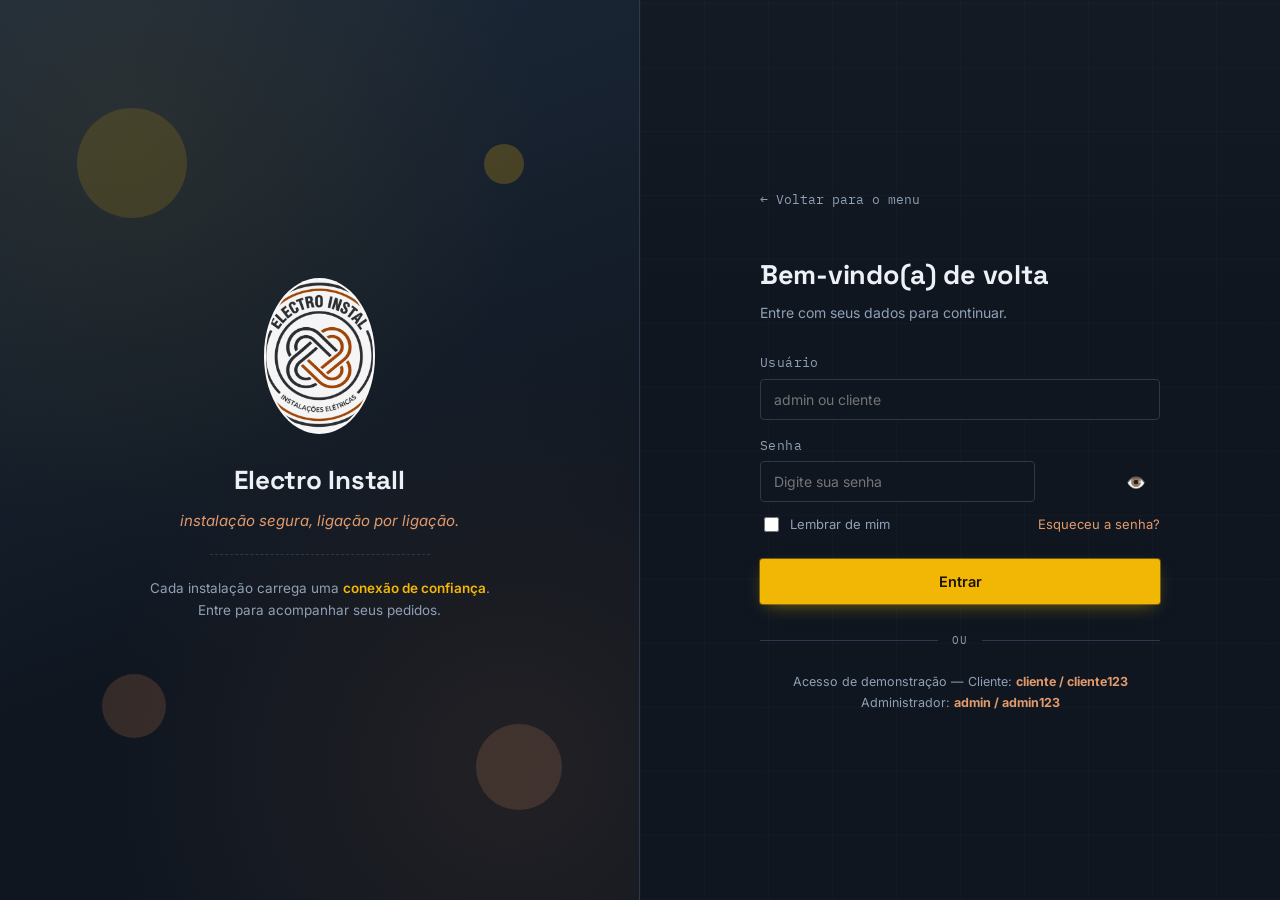
<file: Eletro_Install/produtos-E.html>
<!DOCTYPE html>
<html lang="pt-BR">
<head>
<meta charset="UTF-8">
<meta name="viewport" content="width=device-width, initial-scale=1.0">
<title>Serviços — Electro Install</title>
<meta name="description" content="Catálogo completo de instalação de equipamentos elétricos com preços fechados.">
<link rel="preconnect" href="https://fonts.googleapis.com">
<link href="https://fonts.googleapis.com/css2?family=Space+Grotesk:wght@500;600;700&family=Inter:wght@400;500;600;700&family=IBM+Plex+Mono:wght@400;500;600;700&display=swap" rel="stylesheet">
<link rel="stylesheet" href="css/style.css">
<script src="js/catalog.js"></script>
<script src="js/auth.js"></script>
<script>requireAuth();</script>
</head>
<body>

<header class="site-header">
  <div class="wrap header-inner">
    <a href="index-E.html" class="logo">
      <span class="bolt">⚡</span>
      <span>Electro Install<span class="sub">INSTALAÇÕES ELÉTRICAS</span></span>
    </a>
    <nav class="main-nav">
      <ul>
        <li><a href="index-E.html">Início</a></li>
        <li><a href="produtos-E.html" class="active">Serviços</a></li>
        <li><a href="sobre-E.html">Como funciona</a></li>
        <li><a href="contato-E.html">Contato</a></li>
      </ul>
    </nav>
    <div class="header-actions">
      <a href="../index.html" class="util-link">← Gerenciador</a>
      <a href="carrinho-E.html" class="cart-btn" aria-label="Ver carrinho">
        🧾 Carrinho <span class="cart-count" data-cart-count>0</span>
      </a>
      <button class="btn btn-outline btn-sm" onclick="logout()">Sair</button>
      <button class="nav-toggle" aria-label="Abrir menu" aria-expanded="false">☰</button>
    </div>
  </div>
</header>

<div class="page-band">
  <div class="wrap">
    <div class="breadcrumb"><a href="index-E.html">Início</a> / Serviços</div>
    <h1 style="font-size:32px;">Catálogo de instalações</h1>
    <p style="max-width:60ch;">Preços de mão de obra de mercado. Materiais e peças (quando necessários) são orçados à parte, na visita técnica.</p>
  </div>
</div>

<section class="section" style="padding-top:36px;">
  <div class="wrap">
    <div class="filter-row" id="filter-row"></div>
    <div class="product-grid" id="catalog-grid"></div>
  </div>
</section>

<footer class="site-footer">
  <div class="wrap">
    <div class="footer-grid">
      <div>
        <div class="logo" style="margin-bottom:12px;"><span class="bolt">⚡</span><span>Electro Install</span></div>
        <p>Instalação profissional de equipamentos e aparelhos elétricos residenciais e comerciais.</p>
      </div>
      <div>
        <h5>Serviços</h5>
        <ul>
          <li><a href="produtos-E.html">Climatização</a></li>
          <li><a href="produtos-E.html">Iluminação</a></li>
          <li><a href="produtos-E.html">Quadros e Painéis</a></li>
          <li><a href="produtos-E.html">Segurança</a></li>
        </ul>
      </div>
      <div>
        <h5>Empresa</h5>
        <ul>
          <li><a href="sobre-E.html">Como funciona</a></li>
          <li><a href="contato-E.html">Contato</a></li>
          <li><a href="carrinho-E.html">Carrinho</a></li>
        </ul>
      </div>
      <div>
        <h5>Contato</h5>
        <ul>
          <li>(85) 98513-2769</li>
          <li>keven.lira69@gmail.com.br</li>
          <li>Fortaleza — CE e região</li>
        </ul>
      </div>
    </div>
    <div class="footer-bottom">
      <span>© 2026 Electro Install. Todos os direitos reservados.</span>
      <span>CNPJ xx.xxx.xxx/xxxx-xx</span>
    </div>
  </div>
</footer>

<a class="wa-float" href="https://wa.me/5585985132769" target="_blank" aria-label="Falar no WhatsApp">💬</a>

<script src="js/catalog.js"></script>
<script src="js/cart.js"></script>
<script>
  const filterRow = document.getElementById("filter-row");
  const grid = document.getElementById("catalog-grid");
  let activeCat = "todos";

  function renderFilters(){
    filterRow.innerHTML = CATEGORIES.map(c =>
      `<button class="filter-pill ${c.id === activeCat ? "active" : ""}" data-cat="${c.id}">${c.label}</button>`
    ).join("");
    filterRow.querySelectorAll(".filter-pill").forEach(btn => {
      btn.addEventListener("click", () => {
        activeCat = btn.dataset.cat;
        renderFilters();
        renderGrid();
      });
    });
  }

  function renderGrid(){
    const catalog = getCatalog();
    const items = activeCat === "todos" ? catalog : catalog.filter(p => p.cat === activeCat);
    grid.innerHTML = items.map(item => `
      <div class="card">
        <div class="card-top">
          <div class="card-ico">${item.icon}</div>
          <span class="card-cat">${item.catLabel}</span>
        </div>
        <h3>${item.name}</h3>
        <p class="desc">${item.desc}</p>
        <div class="card-spec">
          ${item.specs.map(s => `<span>› ${s}</span>`).join("")}
        </div>
        <div class="card-footer">
          <div class="price">${formatBRL(item.price)}<small>mão de obra</small></div>
          <button class="btn btn-copper btn-sm" onclick="addToCart('${item.id}')">Adicionar</button>
        </div>
      </div>
    `).join("");
  }

  renderFilters();
  renderGrid();
</script>
</body>
</html>
</file>
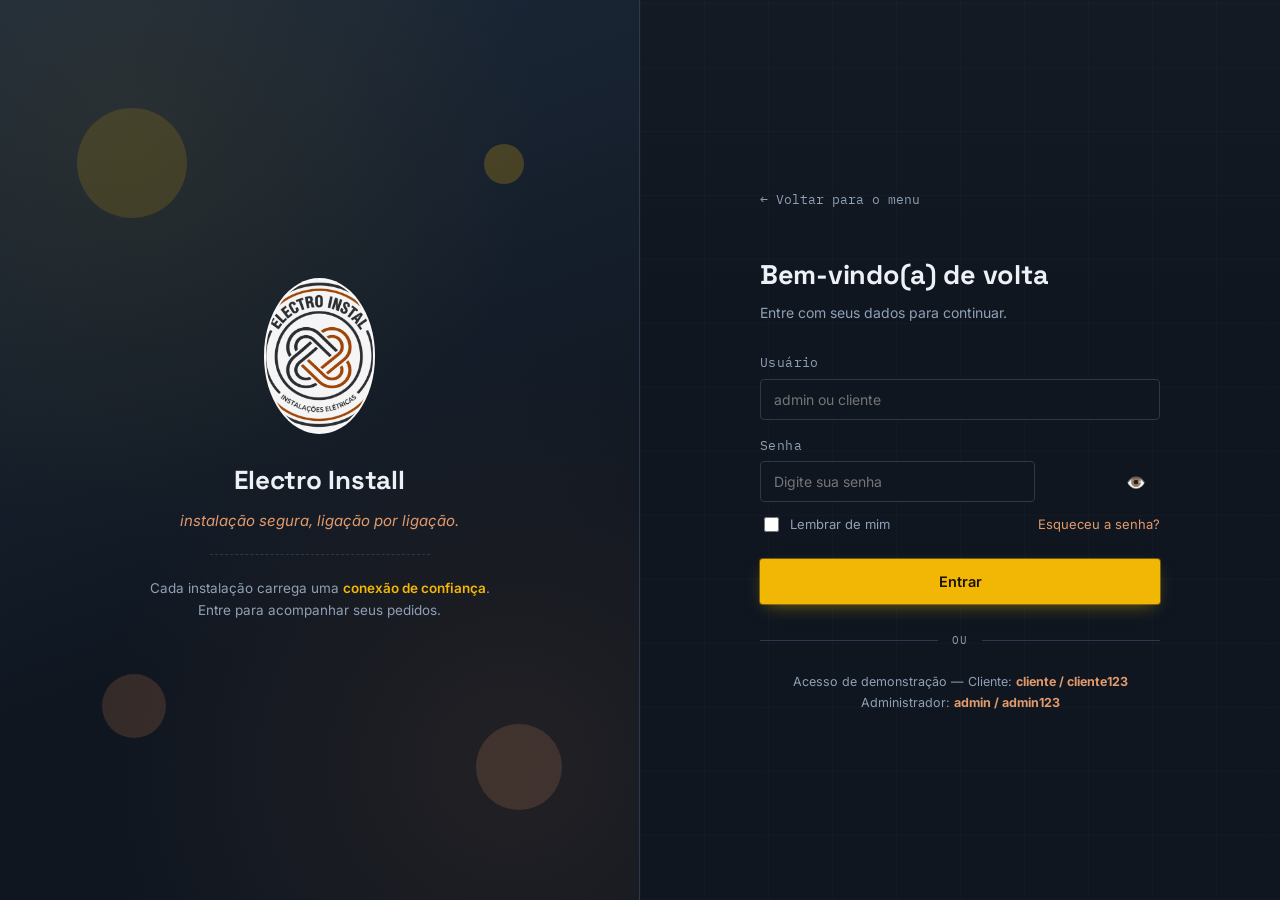
<file: Eletro_Install/sobre-E.html>
<!DOCTYPE html>
<html lang="pt-BR">
<head>
<meta charset="UTF-8">
<meta name="viewport" content="width=device-width, initial-scale=1.0">
<title>Como funciona — Electro Install</title>
<link rel="preconnect" href="https://fonts.googleapis.com">
<link href="https://fonts.googleapis.com/css2?family=Space+Grotesk:wght@500;600;700&family=Inter:wght@400;500;600;700&family=IBM+Plex+Mono:wght@400;500;600;700&display=swap" rel="stylesheet">
<link rel="stylesheet" href="css/style.css">
<script src="js/catalog.js"></script>
<script src="js/auth.js"></script>
<script>requireAuth();</script>
</head>
<body>

<header class="site-header">
  <div class="wrap header-inner">
    <a href="index-E.html" class="logo">
      <span class="bolt">⚡</span>
      <span>Electro Install<span class="sub">INSTALAÇÕES ELÉTRICAS</span></span>
    </a>
    <nav class="main-nav">
      <ul>
        <li><a href="index-E.html">Início</a></li>
        <li><a href="produtos-E.html">Serviços</a></li>
        <li><a href="sobre-E.html" class="active">Como funciona</a></li>
        <li><a href="contato-E.html">Contato</a></li>
      </ul>
    </nav>
    <div class="header-actions">
      <a href="../index.html" class="util-link">← Gerenciador</a>
      <a href="carrinho-E.html" class="cart-btn" aria-label="Ver carrinho">
        🧾 Carrinho <span class="cart-count" data-cart-count>0</span>
      </a>
      <button class="btn btn-outline btn-sm" onclick="logout()">Sair</button>
      <button class="nav-toggle" aria-label="Abrir menu" aria-expanded="false">☰</button>
    </div>
  </div>
</header>

<div class="page-band">
  <div class="wrap">
    <div class="breadcrumb"><a href="index-E.html">Início</a> / Como funciona</div>
    <h1 style="font-size:32px;">Sobre a Electro Install</h1>
    <p style="max-width:60ch;">Conectamos quem precisa instalar um equipamento elétrico a técnicos qualificados, com preço combinado antes da visita.</p>
  </div>
</div>

<section class="section">
  <div class="wrap">
    <div class="section-head">
      <span class="tag-label">Nossa operação</span>
      <h2>Números da Electro Install</h2>
    </div>
    <div class="stats-row">
      <div class="stat"><div class="num">1.200+</div><div class="lbl">Instalações concluídas</div></div>
      <div class="stat"><div class="num">4.9</div><div class="lbl">Avaliação média dos clientes</div></div>
      <div class="stat"><div class="num">22</div><div class="lbl">Tipos de serviço no catálogo</div></div>
      <div class="stat"><div class="num">90 dias</div><div class="lbl">Garantia mínima por serviço</div></div>
    </div>
  </div>
</section>

<section class="section section-alt">
  <div class="wrap">
    <div class="section-head">
      <span class="tag-label">Passo a passo</span>
      <h2>Do orçamento à instalação</h2>
    </div>
    <div class="steps">
      <div class="step">
        <span class="n">01</span>
        <h4>Monte o pedido</h4>
        <p>Escolha os serviços no catálogo e adicione ao carrinho, com preço já calculado.</p>
      </div>
      <div class="step">
        <span class="n">02</span>
        <h4>Envie pelo WhatsApp</h4>
        <p>O resumo do pedido é enviado automaticamente para nossa equipe de atendimento.</p>
      </div>
      <div class="step">
        <span class="n">03</span>
        <h4>Confirmação da visita</h4>
        <p>Combinamos data, horário e detalhes técnicos antes de fechar o serviço.</p>
      </div>
      <div class="step">
        <span class="n">04</span>
        <h4>Execução com garantia</h4>
        <p>Instalação realizada por técnico especializado, com termo de garantia.</p>
      </div>
    </div>
  </div>
</section>

<section class="section">
  <div class="wrap">
    <div class="section-head">
      <span class="tag-label">Cobertura</span>
      <h2>Onde atendemos</h2>
      <p>Atendimento em Fortaleza e Região Metropolitana.</p>
    </div>
    <div class="area-list">
      <span>Fortaleza</span>
      <span>Aldeota</span>
      <span>Meireles</span>
      <span>Messejana</span>
      <span>Parangaba</span>
      <span>Eusébio</span>
      <span>Maracanaú</span>
      <span>Caucaia</span>
      <span>Aquiraz</span>
    </div>
  </div>
</section>

<section class="section section-alt">
  <div class="wrap">
    <div class="cta-band">
      <div>
        <h3>Tem uma instalação em mente?</h3>
        <p>Veja o catálogo completo e monte seu pedido agora.</p>
      </div>
      <a href="produtos-E.html" class="btn btn-primary">Ver serviços</a>
    </div>
  </div>
</section>

<footer class="site-footer">
  <div class="wrap">
    <div class="footer-bottom">
      <span>© 2026 Electro Install. Todos os direitos reservados.</span>
      <span>CNPJ xx.xxx.xxx/xxxx-xx</span>
    </div>
  </div>
</footer>

<a class="wa-float" href="https://wa.me/5585985132769" target="_blank" aria-label="Falar no WhatsApp">💬</a>

<script src="js/catalog.js"></script>
<script src="js/cart.js"></script>
</body>
</html>
</file>
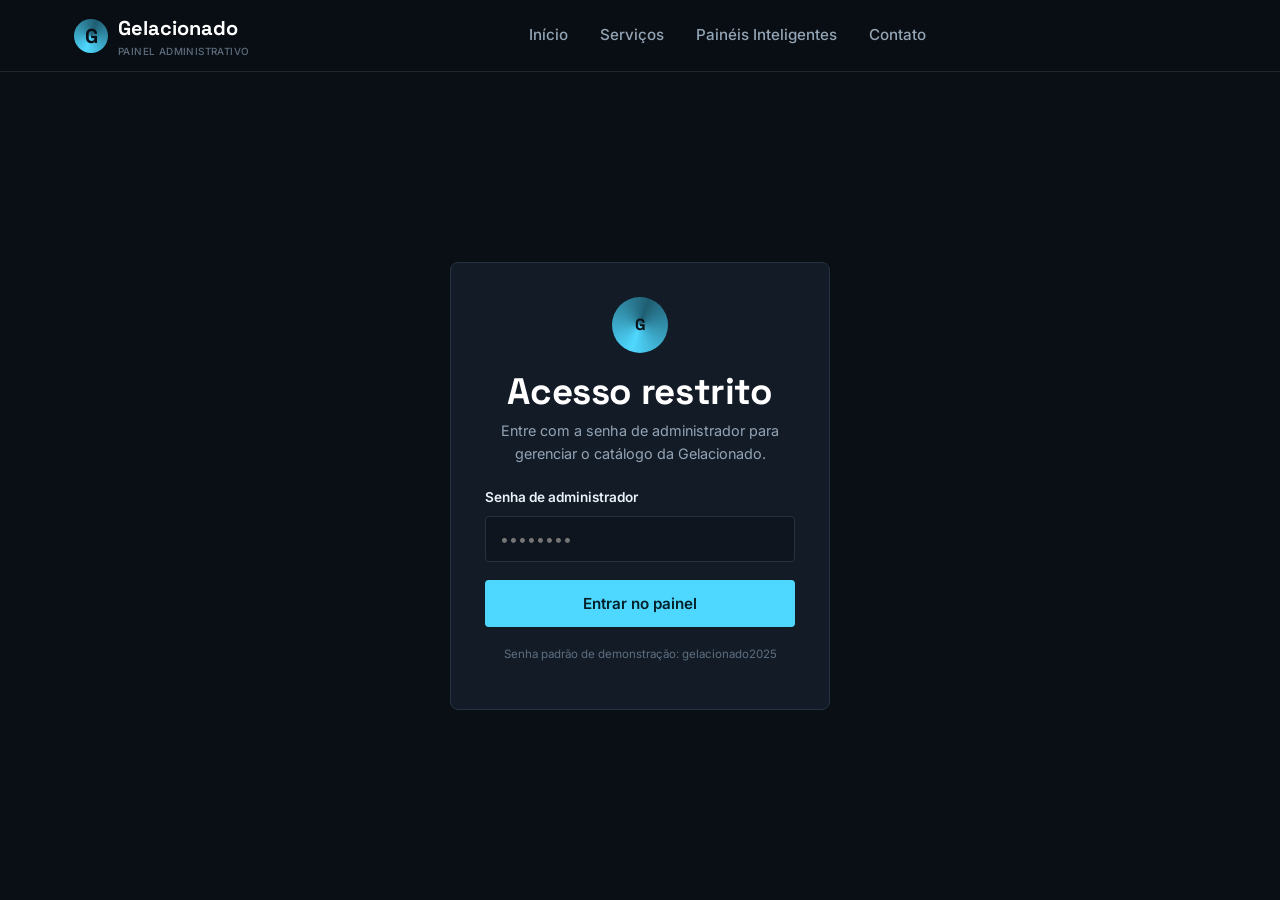
<file: Gelacionado/admin.html>
<!DOCTYPE html>
<html lang="pt-BR">
<head>
<meta charset="UTF-8">
<meta name="viewport" content="width=device-width, initial-scale=1.0">
<title>Painel Administrativo — Gelacionado</title>
<meta name="robots" content="noindex, nofollow">
<link rel="stylesheet" href="style.css">
</head>
<body>

<header class="site-header">
  <div class="container">
    <a href="index.html" class="brand">
      <span class="brand-mark">G</span>
      <span>Gelacionado<small>PAINEL ADMINISTRATIVO</small></span>
    </a>

    <nav class="main-nav" id="main-nav">
      <a href="index.html">Início</a>
      <a href="servicos.html">Serviços</a>
      <a href="paineis-inteligentes.html">Painéis Inteligentes</a>
      <a href="contato.html">Contato</a>
    </nav>

    <div class="header-actions">
      <button id="admin-logout" class="btn btn-ghost btn-sm" style="display:none;">Sair</button>
      <button class="nav-toggle" aria-label="Abrir menu" aria-controls="main-nav">☰</button>
    </div>
  </div>
</header>

<main>

  <!-- GATE DE LOGIN (simples, apenas client-side) -->
  <div id="admin-login-gate" class="login-gate">
    <div class="login-box">
      <div class="gauge-mini">G</div>
      <h2 style="margin-bottom:6px;">Acesso restrito</h2>
      <p style="font-size:.9rem; margin-bottom:22px;">Entre com a senha de administrador para gerenciar o catálogo da Gelacionado.</p>

      <form id="admin-login-form" novalidate>
        <div class="form-row" style="text-align:left;">
          <label for="admin-pass">Senha de administrador</label>
          <input type="password" id="admin-pass" name="pass" required placeholder="••••••••">
          <div class="field-error field-error-login" style="display:none;">Senha incorreta. Tente novamente.</div>
        </div>
        <button type="submit" class="btn btn-primary btn-block">Entrar no painel</button>
      </form>
      <p style="font-size:.72rem; margin-top:18px; color:var(--text-faint);">Senha padrão de demonstração: gelacionado2025</p>
    </div>
  </div>

  <!-- PAINEL PRINCIPAL -->
  <div id="admin-shell" class="admin-shell" style="display:none;">
    <aside class="admin-side">
      <h4>GESTÃO DE CATÁLOGO</h4>
      <button type="button" class="admin-nav-item active" data-admin-view="produtos">📦 Produtos &amp; Serviços</button>
      <button type="button" class="admin-nav-item" data-admin-view="geral">📊 Visão geral</button>
      <h4 style="margin-top:28px;">ATALHOS</h4>
      <a class="admin-nav-item" href="servicos.html">Ver página de Serviços</a>
      <a class="admin-nav-item" href="paineis-inteligentes.html">Ver página de Painéis</a>
    </aside>

    <div class="admin-main">

      <!-- VISÃO: PRODUTOS & SERVIÇOS -->
      <div id="admin-view-produtos" class="admin-view">
        <div class="admin-toolbar">
          <div>
            <h2 style="margin-bottom:2px;">Catálogo de produtos e serviços</h2>
            <p style="margin:0; font-size:.88rem;">Cadastre, edite ou remova itens. As alterações refletem automaticamente nas páginas públicas.</p>
          </div>
          <div style="display:flex; gap:10px;">
            <button id="admin-reset-catalog" class="btn btn-ghost btn-sm">Restaurar padrão</button>
            <button id="admin-new-product" class="btn btn-primary btn-sm">+ Novo item</button>
          </div>
        </div>

        <div class="stat-card-row">
          <div class="stat-card">
            <div class="num" data-stat-total>0</div>
            <div class="lbl">Itens no catálogo</div>
          </div>
          <div class="stat-card">
            <div class="num" data-stat-servicos>0</div>
            <div class="lbl">Serviços de climatização</div>
          </div>
          <div class="stat-card">
            <div class="num" data-stat-paineis>0</div>
            <div class="lbl">Painéis inteligentes</div>
          </div>
          <div class="stat-card">
            <div class="num" data-stat-avg>R$ 0,00</div>
            <div class="lbl">Preço médio</div>
          </div>
        </div>

        <div class="admin-filter-row">
          <input type="search" id="admin-search" class="admin-search" placeholder="Buscar item pelo nome ou descrição...">
          <div class="filter-pills" id="admin-category-filter">
            <span class="filter-pill active" data-filter-category="todos">Todos</span>
            <span class="filter-pill" data-filter-category="servico">Serviços</span>
            <span class="filter-pill" data-filter-category="painel">Painéis</span>
          </div>
        </div>

        <table class="admin-table">
          <thead>
            <tr>
              <th>Item</th>
              <th>Categoria</th>
              <th>Descrição</th>
              <th>Preço</th>
              <th>Ações</th>
            </tr>
          </thead>
          <tbody id="admin-table-body">
            <tr><td colspan="5">Carregando…</td></tr>
          </tbody>
        </table>
      </div>

      <!-- VISÃO: GERAL (DASHBOARD) -->
      <div id="admin-view-geral" class="admin-view" style="display:none;">
        <div class="admin-toolbar">
          <div>
            <h2 style="margin-bottom:2px;">Visão geral do catálogo</h2>
            <p style="margin:0; font-size:.88rem;">Resumo rápido do que está publicado nas páginas de Serviços e Painéis Inteligentes.</p>
          </div>
        </div>

        <div class="stat-card-row">
          <div class="stat-card">
            <div class="num" data-overview-total>0</div>
            <div class="lbl">Itens no catálogo</div>
          </div>
          <div class="stat-card">
            <div class="num" data-overview-avg>R$ 0,00</div>
            <div class="lbl">Preço médio geral</div>
          </div>
          <div class="stat-card">
            <div class="num" data-overview-total-value>R$ 0,00</div>
            <div class="lbl">Valor somado do catálogo</div>
          </div>
        </div>

        <div class="overview-grid">
          <div class="overview-card">
            <h3>Item mais barato</h3>
            <div data-overview-cheapest>—</div>
          </div>
          <div class="overview-card">
            <h3>Item mais caro</h3>
            <div data-overview-priciest>—</div>
          </div>
          <div class="overview-card">
            <h3>Último item cadastrado</h3>
            <div data-overview-latest>—</div>
          </div>
        </div>
      </div>

    </div>
  </div>

</main>

<!-- MODAL DE CRIAÇÃO / EDIÇÃO -->
<div class="modal-overlay" id="product-modal">
  <div class="modal-box">
    <button type="button" class="modal-close" data-modal-close aria-label="Fechar">✕</button>
    <h3 class="modal-title">Novo item do catálogo</h3>

    <form id="product-form">
      <input type="hidden" id="p-id">

      <div class="form-row">
        <label for="p-category">Categoria *</label>
        <select id="p-category" required>
          <option value="servico">Serviço de climatização</option>
          <option value="painel">Painel inteligente</option>
        </select>
      </div>

      <div class="form-row">
        <label for="p-name">Nome do item *</label>
        <input type="text" id="p-name" required placeholder="Ex: Instalação de Split 9.000 BTUs">
      </div>

      <div class="form-row">
        <label for="p-desc">Descrição *</label>
        <textarea id="p-desc" required placeholder="Descreva o serviço ou produto para o cliente final"></textarea>
      </div>

      <div class="form-2col">
        <div class="form-row">
          <label for="p-price">Preço estimado (R$) *</label>
          <input type="number" id="p-price" min="0" step="0.01" required placeholder="0,00">
        </div>
        <div class="form-row">
          <label for="p-icon">Ícone (emoji)</label>
          <input type="text" id="p-icon" maxlength="4" placeholder="❄️">
        </div>
      </div>

      <button type="submit" class="btn btn-primary btn-block">Salvar item</button>
    </form>
  </div>
</div>

<script src="script.js"></script>
</body>
</html>
</file>
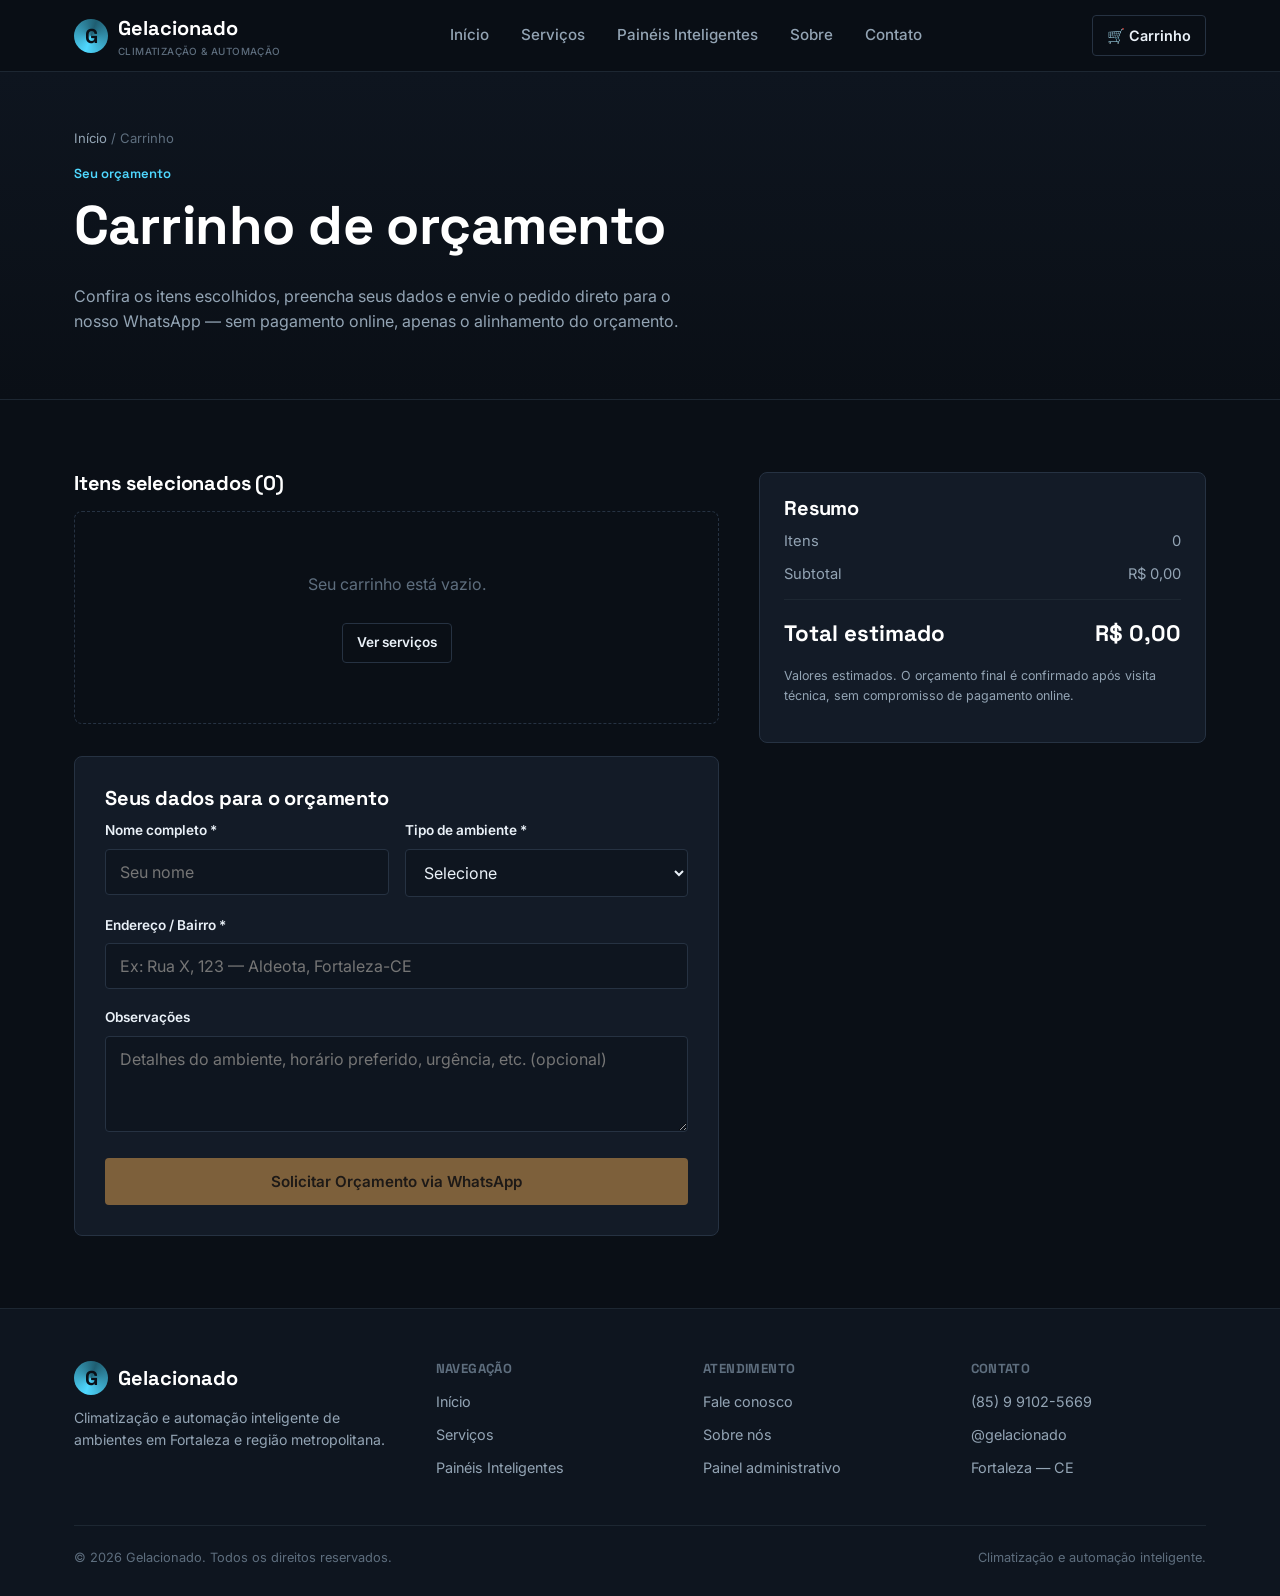
<file: Gelacionado/carrinho.html>
<!DOCTYPE html>
<html lang="pt-BR">
<head>
<meta charset="UTF-8">
<meta name="viewport" content="width=device-width, initial-scale=1.0">
<title>Carrinho de Orçamento — Gelacionado</title>
<meta name="description" content="Revise os serviços e painéis inteligentes escolhidos e envie seu pedido de orçamento direto para o WhatsApp da Gelacionado.">
<link rel="stylesheet" href="style.css">
</head>
<body>

<header class="site-header">
  <div class="container">
    <a href="index.html" class="brand">
      <span class="brand-mark">G</span>
      <span>Gelacionado<small>CLIMATIZAÇÃO &amp; AUTOMAÇÃO</small></span>
    </a>

    <nav class="main-nav" id="main-nav">
      <a href="index.html">Início</a>
      <a href="servicos.html">Serviços</a>
      <a href="paineis-inteligentes.html">Painéis Inteligentes</a>
      <a href="sobre.html">Sobre</a>
      <a href="contato.html">Contato</a>
    </nav>

    <div class="header-actions">
      <a href="carrinho.html" class="cart-button">
        🛒 Carrinho
        <span class="cart-count" data-cart-count>0</span>
      </a>
      <button class="nav-toggle" aria-label="Abrir menu" aria-controls="main-nav">☰</button>
    </div>
  </div>
</header>

<main>
  <section class="page-hero">
    <div class="container">
      <div class="breadcrumb"><a href="index.html">Início</a> / Carrinho</div>
      <span class="eyebrow">Seu orçamento</span>
      <h1>Carrinho de orçamento</h1>
      <p class="lead">Confira os itens escolhidos, preencha seus dados e envie o pedido direto para o nosso WhatsApp — sem pagamento online, apenas o alinhamento do orçamento.</p>
    </div>
  </section>

  <section>
    <div class="container cart-layout">
      <div>
        <h3 style="margin-bottom:16px;">Itens selecionados (<span data-cart-item-count>0</span>)</h3>
        <div class="cart-list" data-cart-list>
          <div class="empty-state">Carregando carrinho…</div>
        </div>

        <div class="form-panel" style="margin-top:32px;">
          <h3 class="mt-0">Seus dados para o orçamento</h3>
          <form id="cart-form" novalidate>
            <div class="form-2col">
              <div class="form-row">
                <label for="cliente-nome">Nome completo *</label>
                <input type="text" id="cliente-nome" name="nome" required minlength="2" placeholder="Seu nome">
                <div class="field-error">Informe seu nome completo.</div>
              </div>
              <div class="form-row">
                <label for="cliente-ambiente">Tipo de ambiente *</label>
                <select id="cliente-ambiente" name="ambiente" required>
                  <option value="">Selecione</option>
                  <option value="Residência">Residência</option>
                  <option value="Apartamento">Apartamento</option>
                  <option value="Escritório">Escritório</option>
                  <option value="Loja / Comércio">Loja / Comércio</option>
                  <option value="Indústria / Galpão">Indústria / Galpão</option>
                </select>
                <div class="field-error">Selecione o tipo de ambiente.</div>
              </div>
            </div>

            <div class="form-row">
              <label for="cliente-endereco">Endereço / Bairro *</label>
              <input type="text" id="cliente-endereco" name="endereco" required minlength="4" placeholder="Ex: Rua X, 123 — Aldeota, Fortaleza-CE">
              <div class="field-error">Informe o endereço ou bairro para a visita técnica.</div>
            </div>

            <div class="form-row">
              <label for="cliente-obs">Observações</label>
              <textarea id="cliente-obs" name="obs" placeholder="Detalhes do ambiente, horário preferido, urgência, etc. (opcional)"></textarea>
            </div>

            <button type="submit" id="whatsapp-checkout" class="btn btn-amber btn-block">Solicitar Orçamento via WhatsApp</button>
            <div class="form-status" data-checkout-status></div>
          </form>
        </div>
      </div>

      <aside>
        <div class="summary-card">
          <h3 class="mt-0">Resumo</h3>
          <div class="summary-line">
            <span>Itens</span>
            <span data-cart-item-count>0</span>
          </div>
          <div class="summary-line">
            <span>Subtotal</span>
            <span data-cart-subtotal>R$ 0,00</span>
          </div>
          <div class="summary-total">
            <span>Total estimado</span>
            <span data-cart-total>R$ 0,00</span>
          </div>
          <p style="font-size:.78rem; margin-top:14px;">Valores estimados. O orçamento final é confirmado após visita técnica, sem compromisso de pagamento online.</p>
        </div>
      </aside>
    </div>
  </section>
</main>

<footer class="site-footer">
  <div class="container">
    <div class="footer-grid">
      <div>
        <div class="brand" style="margin-bottom:12px;">
          <span class="brand-mark">G</span>
          <span>Gelacionado</span>
        </div>
        <p style="font-size:.88rem;">Climatização e automação inteligente de ambientes em Fortaleza e região metropolitana.</p>
      </div>
      <div>
        <h4>NAVEGAÇÃO</h4>
        <ul>
          <li><a href="index.html">Início</a></li>
          <li><a href="servicos.html">Serviços</a></li>
          <li><a href="paineis-inteligentes.html">Painéis Inteligentes</a></li>
        </ul>
      </div>
      <div>
        <h4>ATENDIMENTO</h4>
        <ul>
          <li><a href="contato.html">Fale conosco</a></li>
          <li><a href="sobre.html">Sobre nós</a></li>
          <li><a href="admin.html">Painel administrativo</a></li>
        </ul>
      </div>
      <div>
        <h4>CONTATO</h4>
        <ul>
          <li><a href="https://wa.me/5585991025669" target="_blank" rel="noopener noreferrer">(85) 9 9102-5669</a></li>
          <li><a href="https://www.instagram.com/gelacionado/" target="_blank" rel="noopener noreferrer">@gelacionado</a></li>
          <li>Fortaleza — CE</li>
        </ul>
      </div>
    </div>
    <div class="footer-bottom">
      <span>© 2026 Gelacionado. Todos os direitos reservados.</span>
      <span>Climatização e automação inteligente.</span>
    </div>
  </div>
</footer>

<script src="script.js"></script>
</body>
</html>
</file>
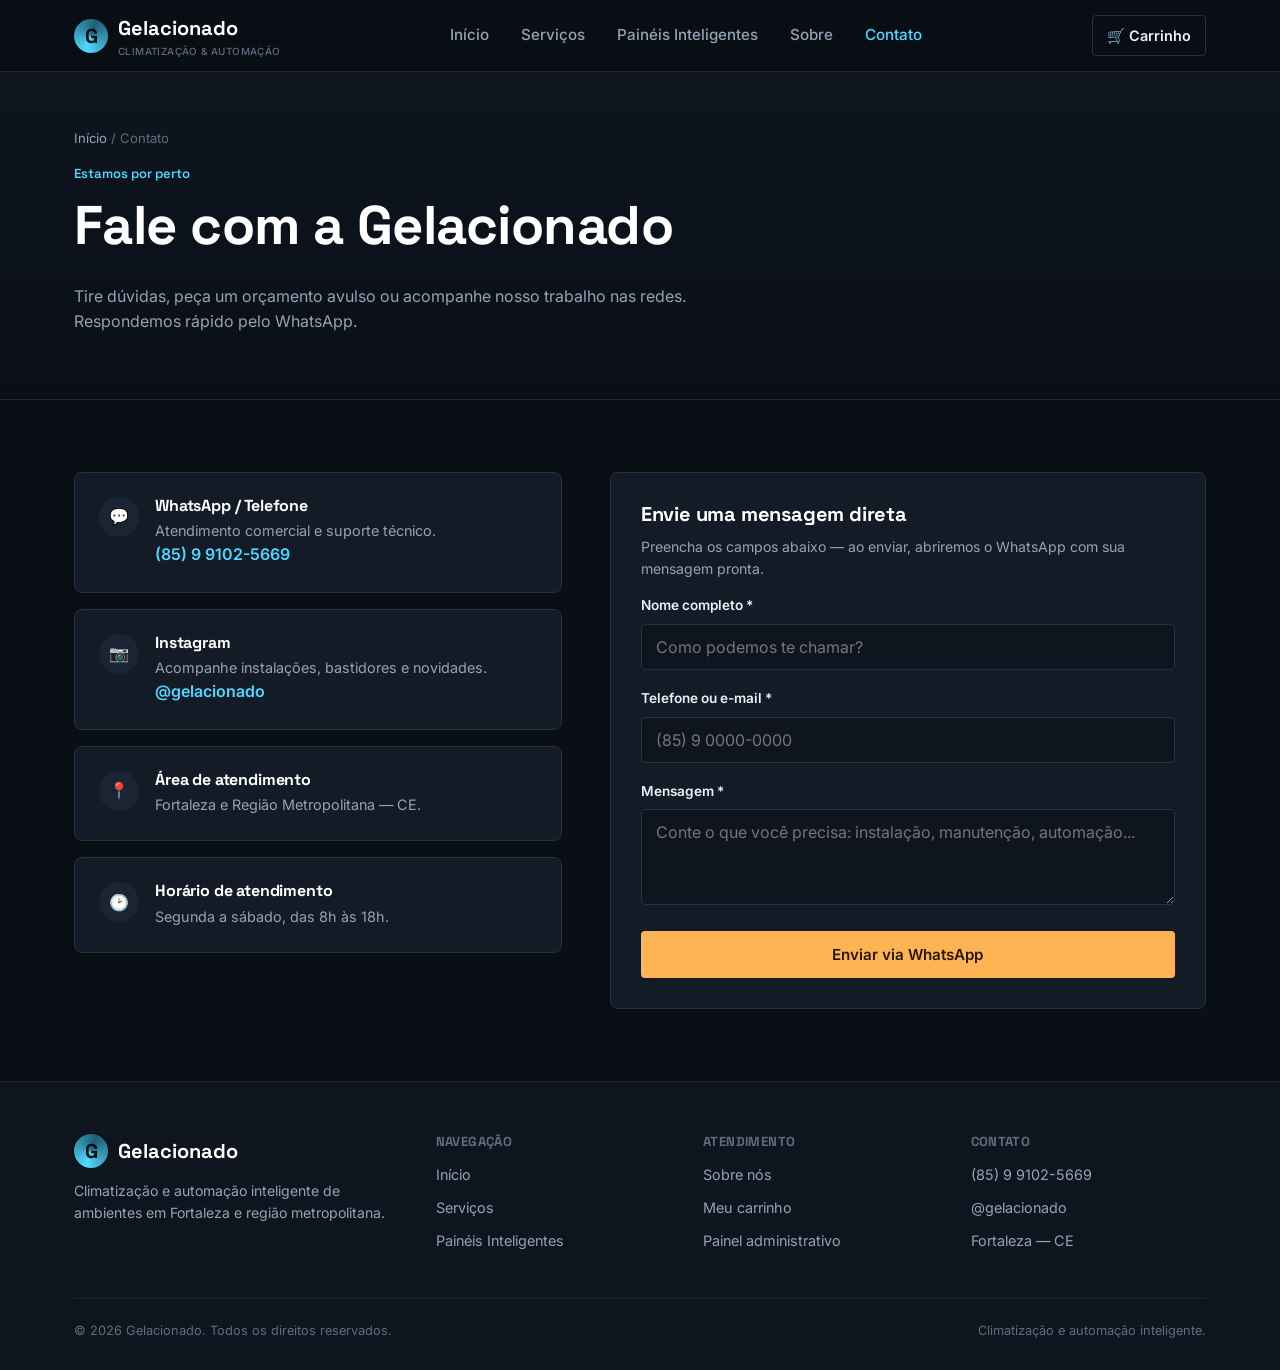
<file: Gelacionado/contato.html>
<!DOCTYPE html>
<html lang="pt-BR">
<head>
<meta charset="UTF-8">
<meta name="viewport" content="width=device-width, initial-scale=1.0">
<title>Contato — Gelacionado</title>
<meta name="description" content="Fale com a Gelacionado pelo WhatsApp, Instagram ou formulário. Atendimento em Fortaleza-CE.">
<link rel="stylesheet" href="style.css">
</head>
<body>

<header class="site-header">
  <div class="container">
    <a href="index.html" class="brand">
      <span class="brand-mark">G</span>
      <span>Gelacionado<small>CLIMATIZAÇÃO &amp; AUTOMAÇÃO</small></span>
    </a>

    <nav class="main-nav" id="main-nav">
      <a href="index.html">Início</a>
      <a href="servicos.html">Serviços</a>
      <a href="paineis-inteligentes.html">Painéis Inteligentes</a>
      <a href="sobre.html">Sobre</a>
      <a href="contato.html" class="current">Contato</a>
    </nav>

    <div class="header-actions">
      <a href="carrinho.html" class="cart-button">
        🛒 Carrinho
        <span class="cart-count" data-cart-count>0</span>
      </a>
      <button class="nav-toggle" aria-label="Abrir menu" aria-controls="main-nav">☰</button>
    </div>
  </div>
</header>

<main>
  <section class="page-hero">
    <div class="container">
      <div class="breadcrumb"><a href="index.html">Início</a> / Contato</div>
      <span class="eyebrow">Estamos por perto</span>
      <h1>Fale com a Gelacionado</h1>
      <p class="lead">Tire dúvidas, peça um orçamento avulso ou acompanhe nosso trabalho nas redes. Respondemos rápido pelo WhatsApp.</p>
    </div>
  </section>

  <section>
    <div class="container contact-grid">
      <div>
        <div class="contact-card">
          <div class="ic">💬</div>
          <div>
            <h3>WhatsApp / Telefone</h3>
            <p>Atendimento comercial e suporte técnico.</p>
            <a class="value" href="https://wa.me/5585991025669" target="_blank" rel="noopener noreferrer">(85) 9 9102-5669</a>
          </div>
        </div>

        <div class="contact-card">
          <div class="ic">📷</div>
          <div>
            <h3>Instagram</h3>
            <p>Acompanhe instalações, bastidores e novidades.</p>
            <a class="value" href="https://www.instagram.com/gelacionado/" target="_blank" rel="noopener noreferrer">@gelacionado</a>
          </div>
        </div>

        <div class="contact-card">
          <div class="ic">📍</div>
          <div>
            <h3>Área de atendimento</h3>
            <p>Fortaleza e Região Metropolitana — CE.</p>
          </div>
        </div>

        <div class="contact-card">
          <div class="ic">🕑</div>
          <div>
            <h3>Horário de atendimento</h3>
            <p>Segunda a sábado, das 8h às 18h.</p>
          </div>
        </div>
      </div>

      <div>
        <div class="form-panel">
          <h3 class="mt-0">Envie uma mensagem direta</h3>
          <p style="font-size:.88rem;">Preencha os campos abaixo — ao enviar, abriremos o WhatsApp com sua mensagem pronta.</p>

          <form id="contact-form" novalidate>
            <div class="form-row">
              <label for="contato-nome">Nome completo *</label>
              <input type="text" id="contato-nome" name="nome" required minlength="2" placeholder="Como podemos te chamar?">
              <div class="field-error">Informe seu nome para continuar.</div>
            </div>

            <div class="form-row">
              <label for="contato-telefone">Telefone ou e-mail *</label>
              <input type="text" id="contato-telefone" name="telefone" required minlength="6" placeholder="(85) 9 0000-0000">
              <div class="field-error">Informe um telefone ou e-mail para retorno.</div>
            </div>

            <div class="form-row">
              <label for="contato-mensagem">Mensagem *</label>
              <textarea id="contato-mensagem" name="mensagem" required minlength="10" placeholder="Conte o que você precisa: instalação, manutenção, automação..."></textarea>
              <div class="field-error">Escreva uma mensagem com pelo menos 10 caracteres.</div>
            </div>

            <button type="submit" class="btn btn-amber btn-block">Enviar via WhatsApp</button>
            <div class="form-status"></div>
          </form>
        </div>
      </div>
    </div>
  </section>
</main>

<footer class="site-footer">
  <div class="container">
    <div class="footer-grid">
      <div>
        <div class="brand" style="margin-bottom:12px;">
          <span class="brand-mark">G</span>
          <span>Gelacionado</span>
        </div>
        <p style="font-size:.88rem;">Climatização e automação inteligente de ambientes em Fortaleza e região metropolitana.</p>
      </div>
      <div>
        <h4>NAVEGAÇÃO</h4>
        <ul>
          <li><a href="index.html">Início</a></li>
          <li><a href="servicos.html">Serviços</a></li>
          <li><a href="paineis-inteligentes.html">Painéis Inteligentes</a></li>
        </ul>
      </div>
      <div>
        <h4>ATENDIMENTO</h4>
        <ul>
          <li><a href="sobre.html">Sobre nós</a></li>
          <li><a href="carrinho.html">Meu carrinho</a></li>
          <li><a href="admin.html">Painel administrativo</a></li>
        </ul>
      </div>
      <div>
        <h4>CONTATO</h4>
        <ul>
          <li><a href="https://wa.me/5585991025669" target="_blank" rel="noopener noreferrer">(85) 9 9102-5669</a></li>
          <li><a href="https://www.instagram.com/gelacionado/" target="_blank" rel="noopener noreferrer">@gelacionado</a></li>
          <li>Fortaleza — CE</li>
        </ul>
      </div>
    </div>
    <div class="footer-bottom">
      <span>© 2026 Gelacionado. Todos os direitos reservados.</span>
      <span>Climatização e automação inteligente.</span>
    </div>
  </div>
</footer>

<script src="script.js"></script>
</body>
</html>
</file>
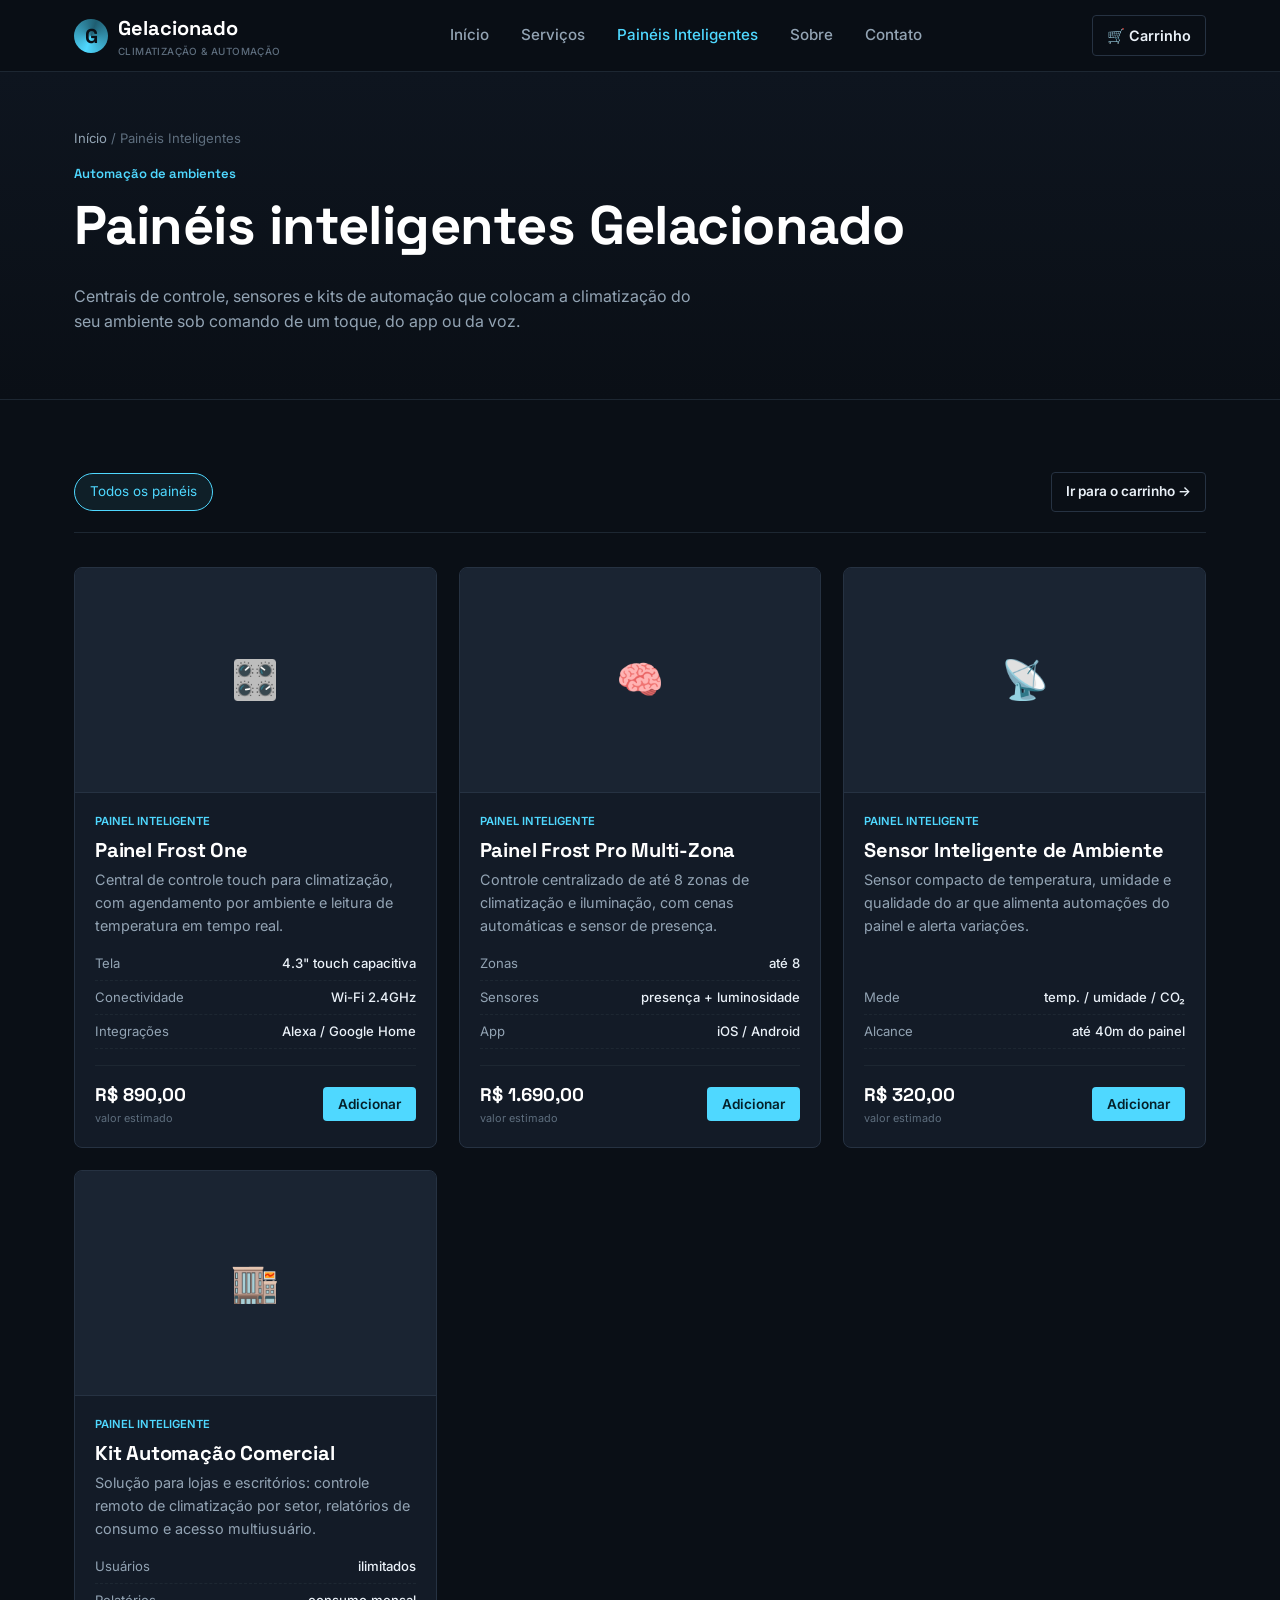
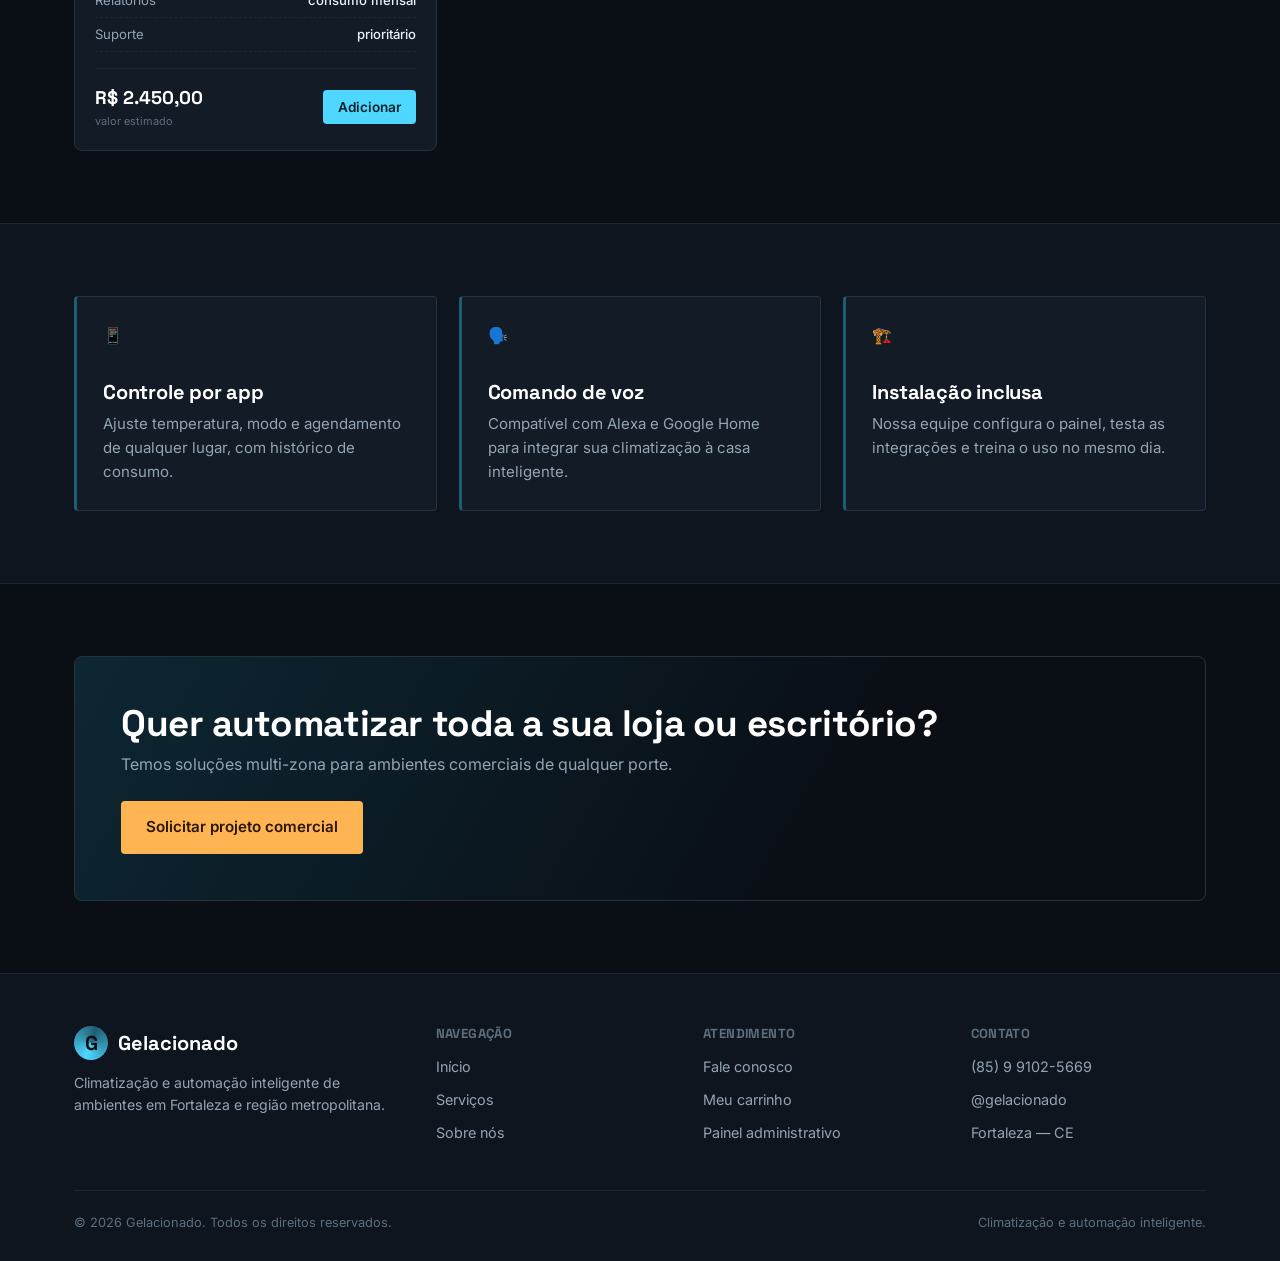
<file: Gelacionado/paineis-inteligentes.html>
<!DOCTYPE html>
<html lang="pt-BR">
<head>
<meta charset="UTF-8">
<meta name="viewport" content="width=device-width, initial-scale=1.0">
<title>Painéis Inteligentes — Gelacionado</title>
<meta name="description" content="Catálogo de painéis inteligentes de automação e controle de ambiente: centrais touch, sensores e kits comerciais. Adicione ao carrinho e peça orçamento pelo WhatsApp.">
<link rel="stylesheet" href="style.css">
</head>
<body>

<header class="site-header">
  <div class="container">
    <a href="index.html" class="brand">
      <span class="brand-mark">G</span>
      <span>Gelacionado<small>CLIMATIZAÇÃO &amp; AUTOMAÇÃO</small></span>
    </a>

    <nav class="main-nav" id="main-nav">
      <a href="index.html">Início</a>
      <a href="servicos.html">Serviços</a>
      <a href="paineis-inteligentes.html" class="current">Painéis Inteligentes</a>
      <a href="sobre.html">Sobre</a>
      <a href="contato.html">Contato</a>
    </nav>

    <div class="header-actions">
      <a href="carrinho.html" class="cart-button">
        🛒 Carrinho
        <span class="cart-count" data-cart-count>0</span>
      </a>
      <button class="nav-toggle" aria-label="Abrir menu" aria-controls="main-nav">☰</button>
    </div>
  </div>
</header>

<main>
  <section class="page-hero">
    <div class="container">
      <div class="breadcrumb"><a href="index.html">Início</a> / Painéis Inteligentes</div>
      <span class="eyebrow">Automação de ambientes</span>
      <h1>Painéis inteligentes Gelacionado</h1>
      <p class="lead">Centrais de controle, sensores e kits de automação que colocam a climatização do seu ambiente sob comando de um toque, do app ou da voz.</p>
    </div>
  </section>

  <section>
    <div class="container">
      <div class="catalog-toolbar">
        <div class="filter-pills">
          <span class="filter-pill active">Todos os painéis</span>
        </div>
        <a href="carrinho.html" class="btn btn-ghost btn-sm">Ir para o carrinho →</a>
      </div>

      <div class="product-grid" data-catalog="painel">
        <!-- preenchido dinamicamente por script.js a partir do localStorage -->
        <div class="empty-state">Carregando catálogo…</div>
      </div>
    </div>
  </section>

  <section class="alt-bg">
    <div class="container">
      <div class="grid-3">
        <div class="feature-card">
          <div class="icon">📱</div>
          <h3>Controle por app</h3>
          <p>Ajuste temperatura, modo e agendamento de qualquer lugar, com histórico de consumo.</p>
        </div>
        <div class="feature-card">
          <div class="icon">🗣️</div>
          <h3>Comando de voz</h3>
          <p>Compatível com Alexa e Google Home para integrar sua climatização à casa inteligente.</p>
        </div>
        <div class="feature-card">
          <div class="icon">🏗️</div>
          <h3>Instalação inclusa</h3>
          <p>Nossa equipe configura o painel, testa as integrações e treina o uso no mesmo dia.</p>
        </div>
      </div>
    </div>
  </section>

  <section>
    <div class="container">
      <div class="cta-strip">
        <div>
          <h2>Quer automatizar toda a sua loja ou escritório?</h2>
          <p>Temos soluções multi-zona para ambientes comerciais de qualquer porte.</p>
        </div>
        <a href="contato.html" class="btn btn-amber">Solicitar projeto comercial</a>
      </div>
    </div>
  </section>
</main>

<footer class="site-footer">
  <div class="container">
    <div class="footer-grid">
      <div>
        <div class="brand" style="margin-bottom:12px;">
          <span class="brand-mark">G</span>
          <span>Gelacionado</span>
        </div>
        <p style="font-size:.88rem;">Climatização e automação inteligente de ambientes em Fortaleza e região metropolitana.</p>
      </div>
      <div>
        <h4>NAVEGAÇÃO</h4>
        <ul>
          <li><a href="index.html">Início</a></li>
          <li><a href="servicos.html">Serviços</a></li>
          <li><a href="sobre.html">Sobre nós</a></li>
        </ul>
      </div>
      <div>
        <h4>ATENDIMENTO</h4>
        <ul>
          <li><a href="contato.html">Fale conosco</a></li>
          <li><a href="carrinho.html">Meu carrinho</a></li>
          <li><a href="admin.html">Painel administrativo</a></li>
        </ul>
      </div>
      <div>
        <h4>CONTATO</h4>
        <ul>
          <li><a href="https://wa.me/5585991025669" target="_blank" rel="noopener noreferrer">(85) 9 9102-5669</a></li>
          <li><a href="https://www.instagram.com/gelacionado/" target="_blank" rel="noopener noreferrer">@gelacionado</a></li>
          <li>Fortaleza — CE</li>
        </ul>
      </div>
    </div>
    <div class="footer-bottom">
      <span>© 2026 Gelacionado. Todos os direitos reservados.</span>
      <span>Climatização e automação inteligente.</span>
    </div>
  </div>
</footer>

<script src="script.js"></script>
</body>
</html>
</file>
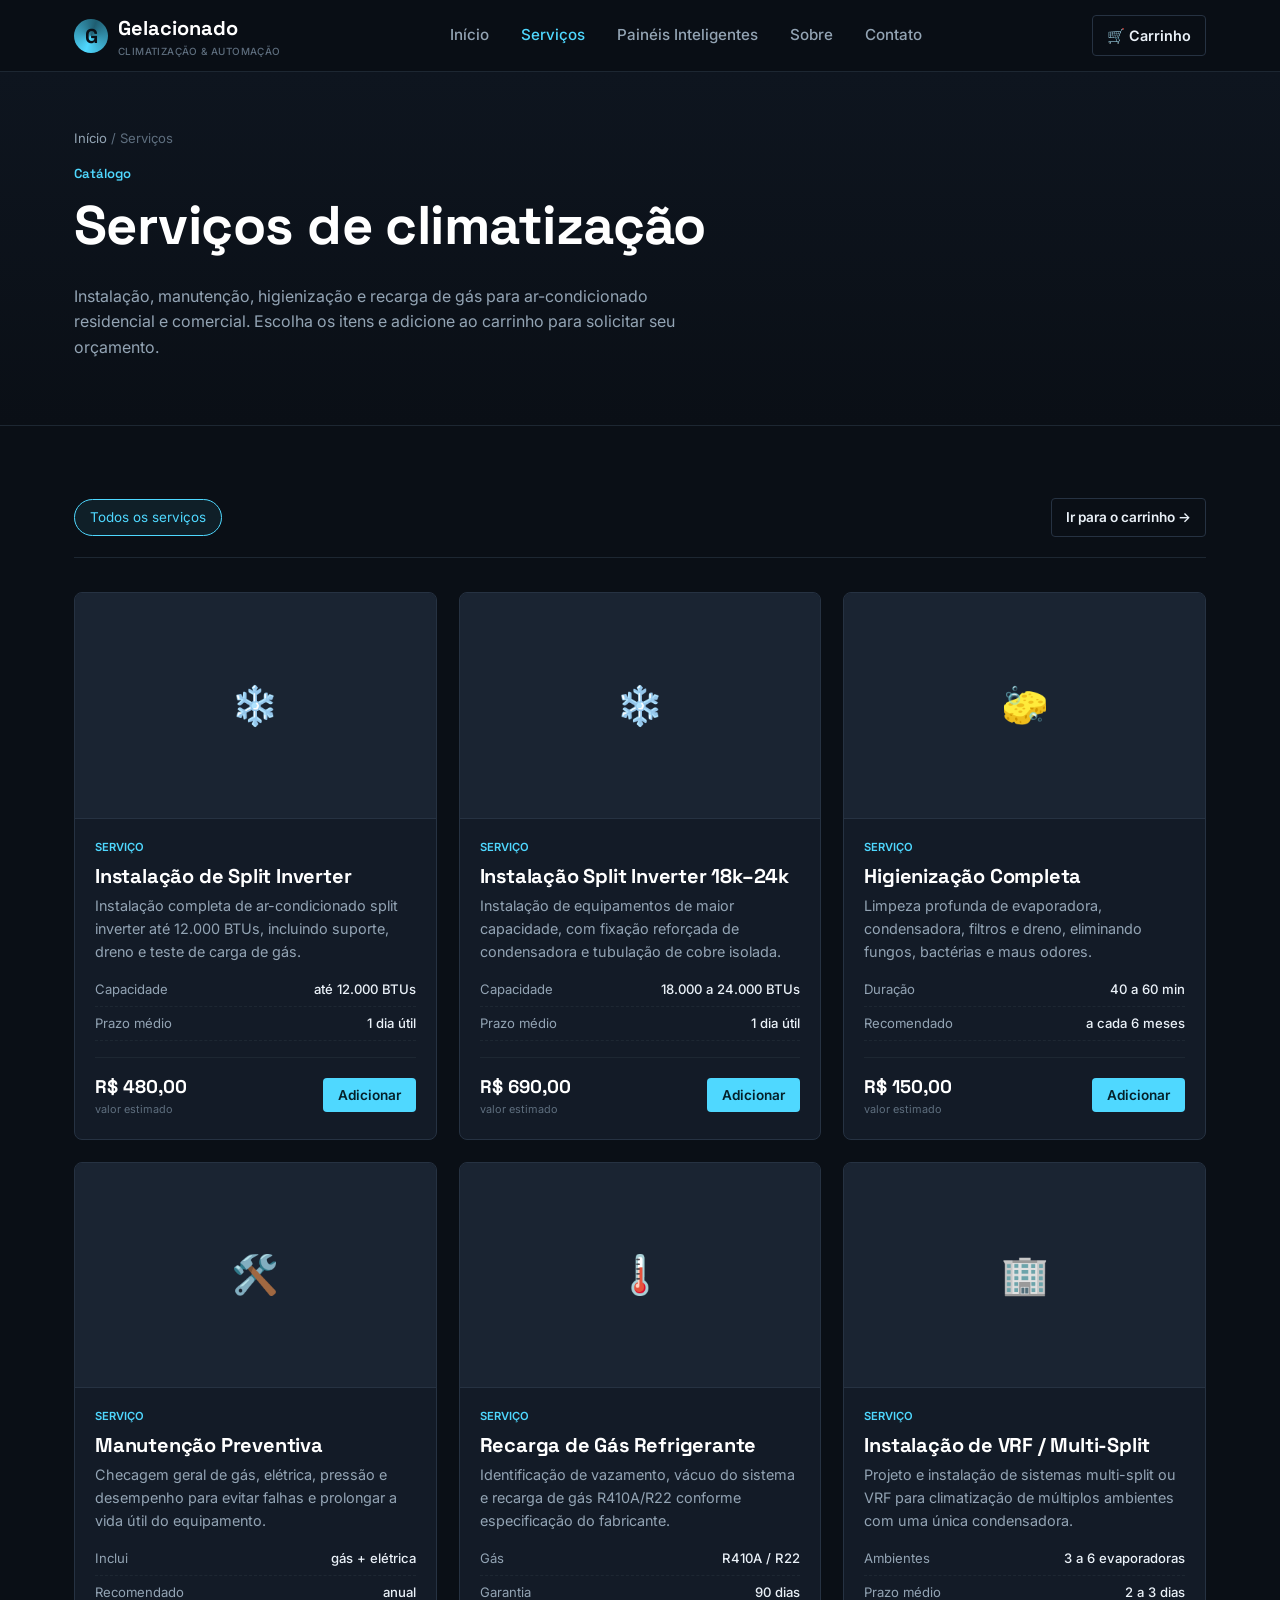
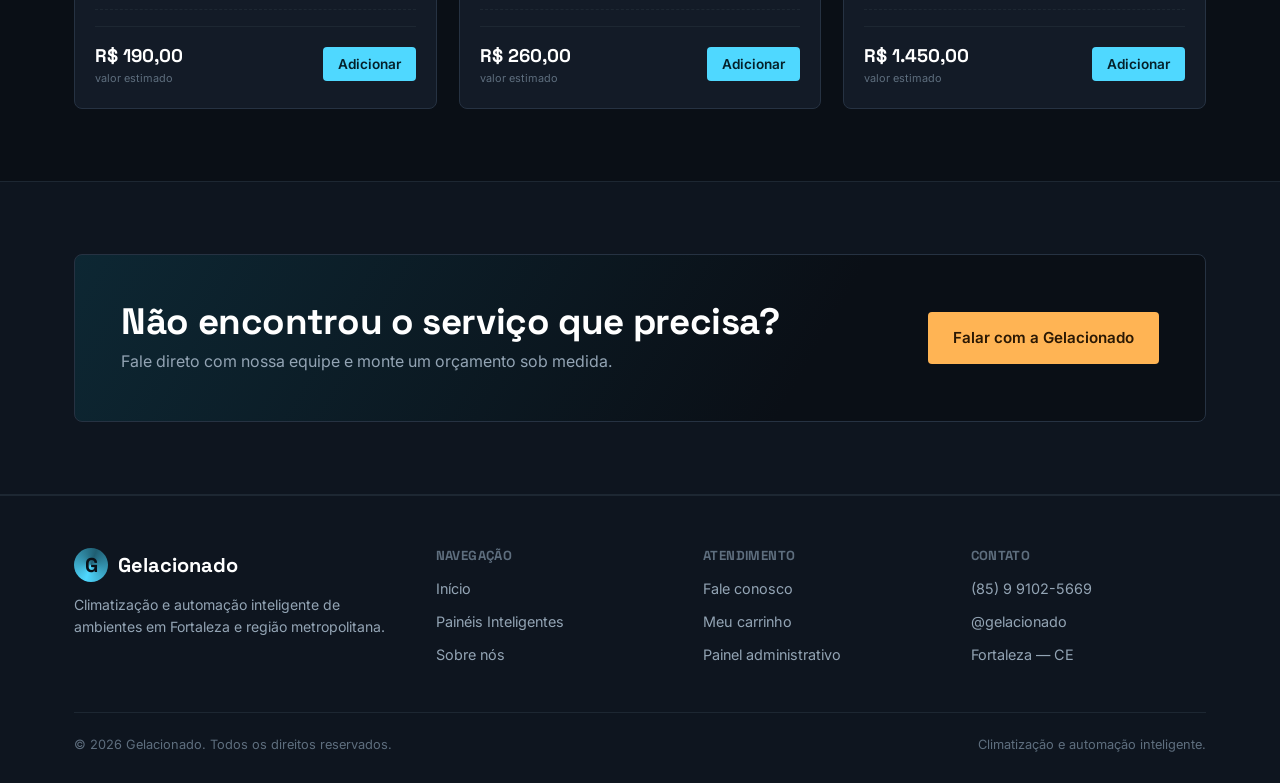
<file: Gelacionado/servicos.html>
<!DOCTYPE html>
<html lang="pt-BR">
<head>
<meta charset="UTF-8">
<meta name="viewport" content="width=device-width, initial-scale=1.0">
<title>Serviços de Climatização — Gelacionado</title>
<meta name="description" content="Catálogo de serviços de instalação, higienização, manutenção e recarga de gás para ar-condicionado. Adicione ao carrinho e peça orçamento pelo WhatsApp.">
<link rel="stylesheet" href="style.css">
</head>
<body>

<header class="site-header">
  <div class="container">
    <a href="index.html" class="brand">
      <span class="brand-mark">G</span>
      <span>Gelacionado<small>CLIMATIZAÇÃO &amp; AUTOMAÇÃO</small></span>
    </a>

    <nav class="main-nav" id="main-nav">
      <a href="index.html">Início</a>
      <a href="servicos.html" class="current">Serviços</a>
      <a href="paineis-inteligentes.html">Painéis Inteligentes</a>
      <a href="sobre.html">Sobre</a>
      <a href="contato.html">Contato</a>
    </nav>

    <div class="header-actions">
      <a href="carrinho.html" class="cart-button">
        🛒 Carrinho
        <span class="cart-count" data-cart-count>0</span>
      </a>
      <button class="nav-toggle" aria-label="Abrir menu" aria-controls="main-nav">☰</button>
    </div>
  </div>
</header>

<main>
  <section class="page-hero">
    <div class="container">
      <div class="breadcrumb"><a href="index.html">Início</a> / Serviços</div>
      <span class="eyebrow">Catálogo</span>
      <h1>Serviços de climatização</h1>
      <p class="lead">Instalação, manutenção, higienização e recarga de gás para ar-condicionado residencial e comercial. Escolha os itens e adicione ao carrinho para solicitar seu orçamento.</p>
    </div>
  </section>

  <section>
    <div class="container">
      <div class="catalog-toolbar">
        <div class="filter-pills">
          <span class="filter-pill active">Todos os serviços</span>
        </div>
        <a href="carrinho.html" class="btn btn-ghost btn-sm">Ir para o carrinho →</a>
      </div>

      <div class="product-grid" data-catalog="servico">
        <!-- preenchido dinamicamente por script.js a partir do localStorage -->
        <div class="empty-state">Carregando catálogo…</div>
      </div>
    </div>
  </section>

  <section class="alt-bg">
    <div class="container">
      <div class="cta-strip">
        <div>
          <h2>Não encontrou o serviço que precisa?</h2>
          <p>Fale direto com nossa equipe e monte um orçamento sob medida.</p>
        </div>
        <a href="contato.html" class="btn btn-amber">Falar com a Gelacionado</a>
      </div>
    </div>
  </section>
</main>

<footer class="site-footer">
  <div class="container">
    <div class="footer-grid">
      <div>
        <div class="brand" style="margin-bottom:12px;">
          <span class="brand-mark">G</span>
          <span>Gelacionado</span>
        </div>
        <p style="font-size:.88rem;">Climatização e automação inteligente de ambientes em Fortaleza e região metropolitana.</p>
      </div>
      <div>
        <h4>NAVEGAÇÃO</h4>
        <ul>
          <li><a href="index.html">Início</a></li>
          <li><a href="paineis-inteligentes.html">Painéis Inteligentes</a></li>
          <li><a href="sobre.html">Sobre nós</a></li>
        </ul>
      </div>
      <div>
        <h4>ATENDIMENTO</h4>
        <ul>
          <li><a href="contato.html">Fale conosco</a></li>
          <li><a href="carrinho.html">Meu carrinho</a></li>
          <li><a href="admin.html">Painel administrativo</a></li>
        </ul>
      </div>
      <div>
        <h4>CONTATO</h4>
        <ul>
          <li><a href="https://wa.me/5585991025669" target="_blank" rel="noopener noreferrer">(85) 9 9102-5669</a></li>
          <li><a href="https://www.instagram.com/gelacionado/" target="_blank" rel="noopener noreferrer">@gelacionado</a></li>
          <li>Fortaleza — CE</li>
        </ul>
      </div>
    </div>
    <div class="footer-bottom">
      <span>© 2026 Gelacionado. Todos os direitos reservados.</span>
      <span>Climatização e automação inteligente.</span>
    </div>
  </div>
</footer>

<script src="script.js"></script>
</body>
</html>
</file>
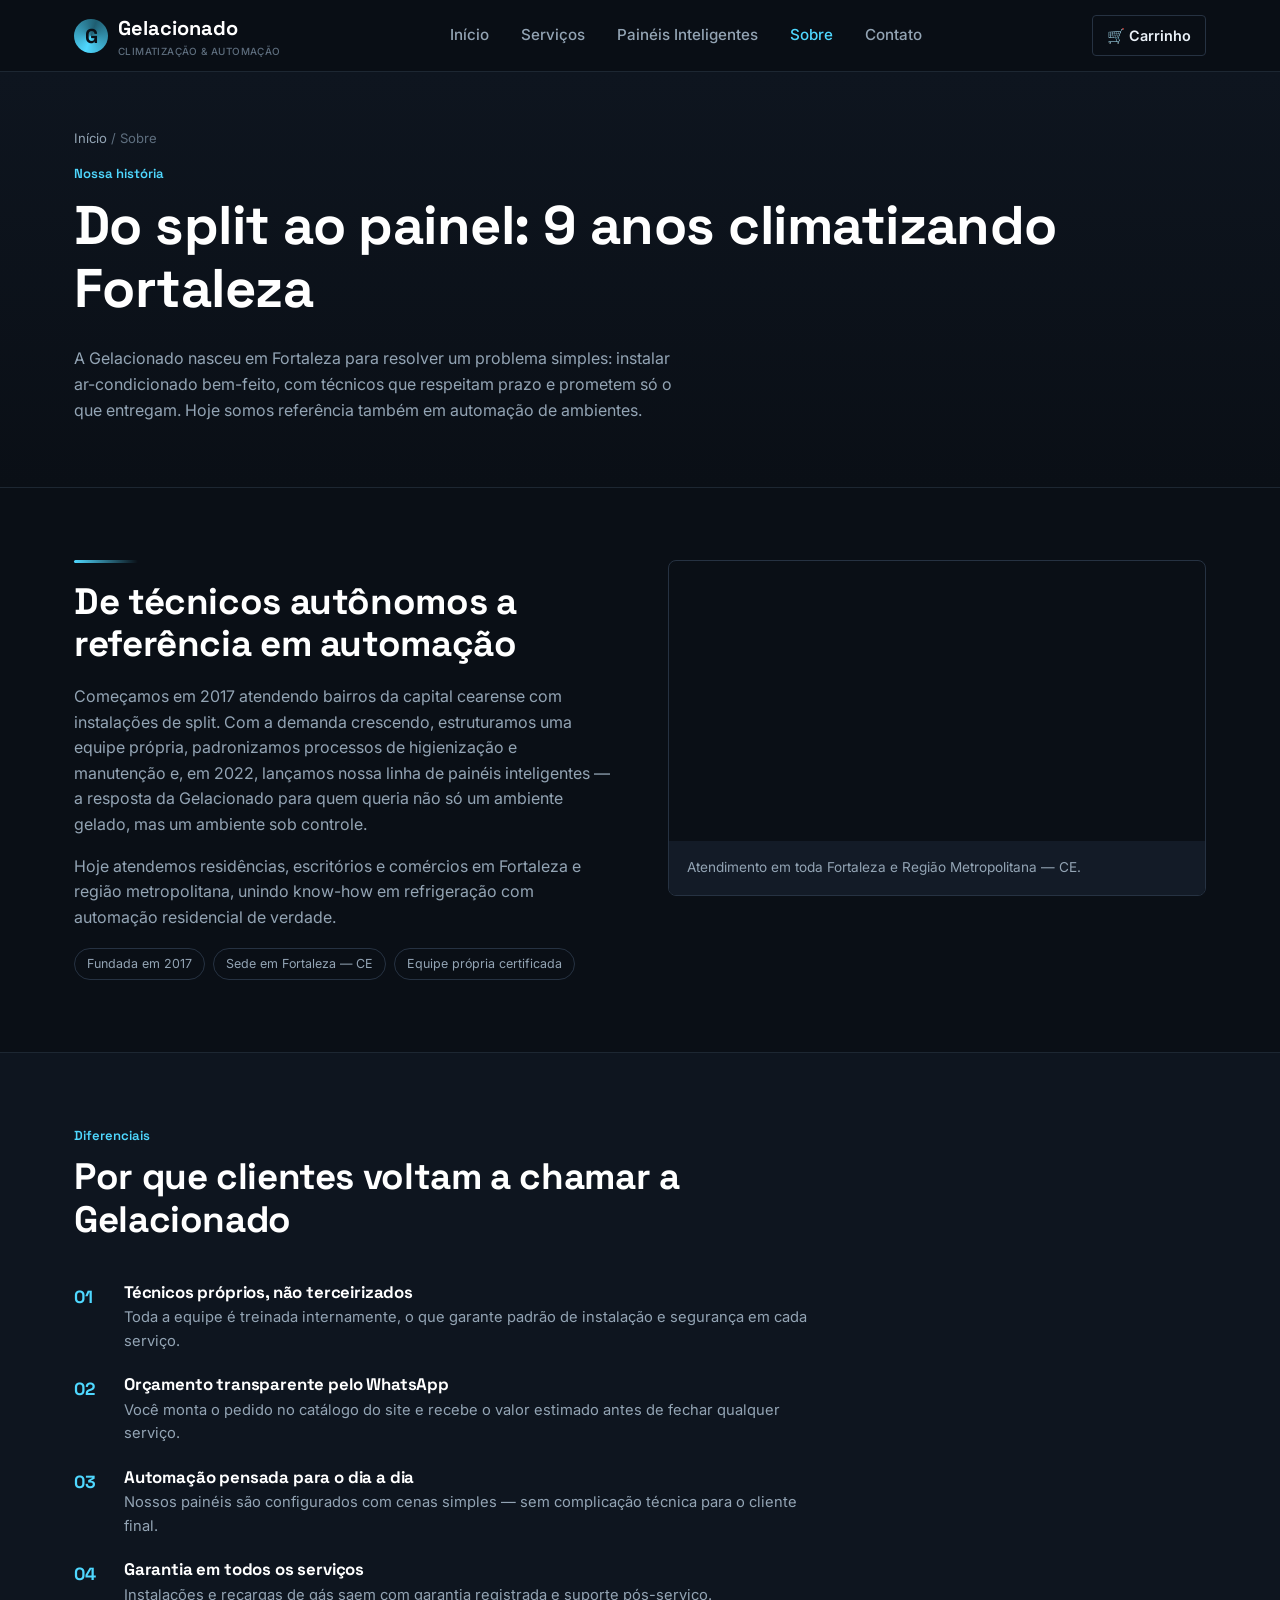
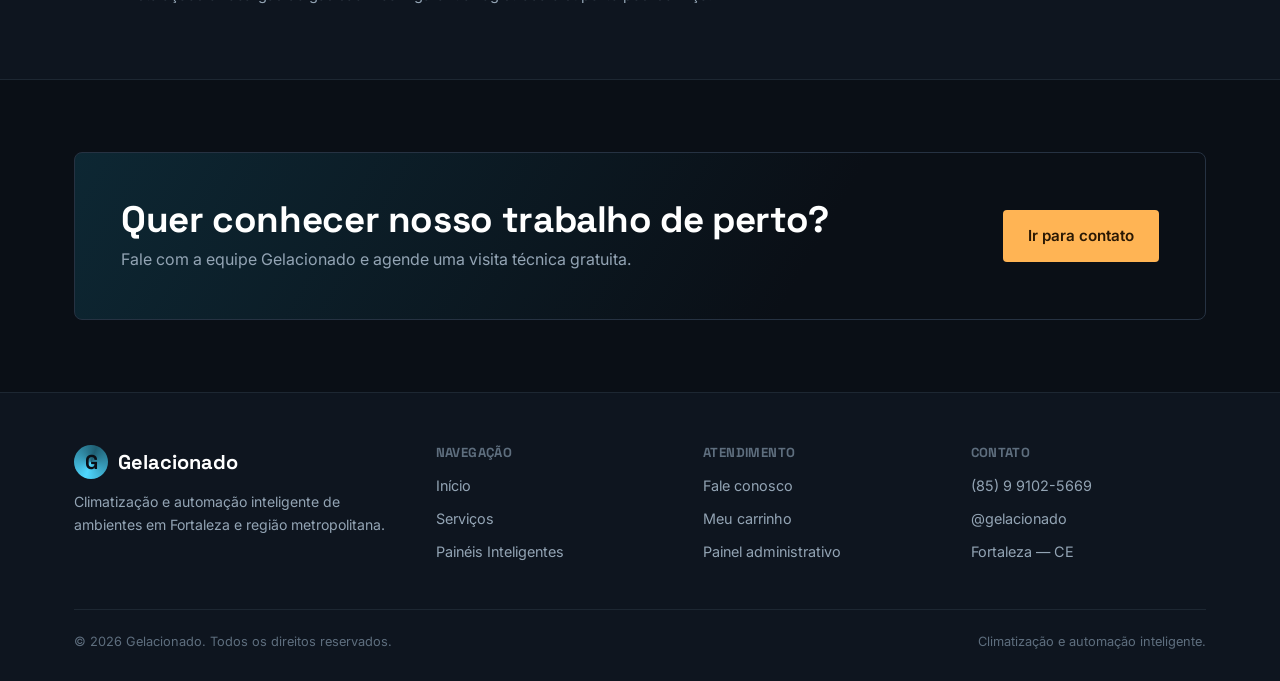
<file: Gelacionado/sobre.html>
<!DOCTYPE html>
<html lang="pt-BR">
<head>
<meta charset="UTF-8">
<meta name="viewport" content="width=device-width, initial-scale=1.0">
<title>Sobre a Gelacionado — Fortaleza, CE</title>
<meta name="description" content="Conheça a história e os diferenciais da Gelacionado, especialista em climatização e automação inteligente de ambientes em Fortaleza-CE.">
<link rel="stylesheet" href="style.css">
</head>
<body>

<header class="site-header">
  <div class="container">
    <a href="index.html" class="brand">
      <span class="brand-mark">G</span>
      <span>Gelacionado<small>CLIMATIZAÇÃO &amp; AUTOMAÇÃO</small></span>
    </a>

    <nav class="main-nav" id="main-nav">
      <a href="index.html">Início</a>
      <a href="servicos.html">Serviços</a>
      <a href="paineis-inteligentes.html">Painéis Inteligentes</a>
      <a href="sobre.html" class="current">Sobre</a>
      <a href="contato.html">Contato</a>
    </nav>

    <div class="header-actions">
      <a href="carrinho.html" class="cart-button">
        🛒 Carrinho
        <span class="cart-count" data-cart-count>0</span>
      </a>
      <button class="nav-toggle" aria-label="Abrir menu" aria-controls="main-nav">☰</button>
    </div>
  </div>
</header>

<main>
  <section class="page-hero">
    <div class="container">
      <div class="breadcrumb"><a href="index.html">Início</a> / Sobre</div>
      <span class="eyebrow">Nossa história</span>
      <h1>Do split ao painel: 9 anos climatizando Fortaleza</h1>
      <p class="lead">A Gelacionado nasceu em Fortaleza para resolver um problema simples: instalar ar-condicionado bem-feito, com técnicos que respeitam prazo e prometem só o que entregam. Hoje somos referência também em automação de ambientes.</p>
    </div>
  </section>

  <section>
    <div class="container about-grid">
      <div>
        <div class="frost-rule"></div>
        <h2>De técnicos autônomos a referência em automação</h2>
        <p>Começamos em 2017 atendendo bairros da capital cearense com instalações de split. Com a demanda crescendo, estruturamos uma equipe própria, padronizamos processos de higienização e manutenção e, em 2022, lançamos nossa linha de painéis inteligentes — a resposta da Gelacionado para quem queria não só um ambiente gelado, mas um ambiente sob controle.</p>
        <p>Hoje atendemos residências, escritórios e comércios em Fortaleza e região metropolitana, unindo know-how em refrigeração com automação residencial de verdade.</p>

        <div class="tag-list">
          <span class="tag-chip">Fundada em 2017</span>
          <span class="tag-chip">Sede em Fortaleza — CE</span>
          <span class="tag-chip">Equipe própria certificada</span>
        </div>
      </div>

      <div class="map-card">
        <iframe
          src="https://www.google.com/maps?q=Fortaleza,CE&output=embed"
          loading="lazy"
          referrerpolicy="no-referrer-when-downgrade"
          title="Mapa de atendimento da Gelacionado em Fortaleza"></iframe>
        <div class="map-caption">Atendimento em toda Fortaleza e Região Metropolitana — CE.</div>
      </div>
    </div>
  </section>

  <section class="alt-bg">
    <div class="container">
      <div class="section-head">
        <span class="eyebrow">Diferenciais</span>
        <h2>Por que clientes voltam a chamar a Gelacionado</h2>
      </div>

      <div class="diff-list" style="max-width:760px;">
        <div class="diff-item">
          <div class="diff-num">01</div>
          <div>
            <h3>Técnicos próprios, não terceirizados</h3>
            <p>Toda a equipe é treinada internamente, o que garante padrão de instalação e segurança em cada serviço.</p>
          </div>
        </div>
        <div class="diff-item">
          <div class="diff-num">02</div>
          <div>
            <h3>Orçamento transparente pelo WhatsApp</h3>
            <p>Você monta o pedido no catálogo do site e recebe o valor estimado antes de fechar qualquer serviço.</p>
          </div>
        </div>
        <div class="diff-item">
          <div class="diff-num">03</div>
          <div>
            <h3>Automação pensada para o dia a dia</h3>
            <p>Nossos painéis são configurados com cenas simples — sem complicação técnica para o cliente final.</p>
          </div>
        </div>
        <div class="diff-item">
          <div class="diff-num">04</div>
          <div>
            <h3>Garantia em todos os serviços</h3>
            <p>Instalações e recargas de gás saem com garantia registrada e suporte pós-serviço.</p>
          </div>
        </div>
      </div>
    </div>
  </section>

  <section>
    <div class="container">
      <div class="cta-strip">
        <div>
          <h2>Quer conhecer nosso trabalho de perto?</h2>
          <p>Fale com a equipe Gelacionado e agende uma visita técnica gratuita.</p>
        </div>
        <a href="contato.html" class="btn btn-amber">Ir para contato</a>
      </div>
    </div>
  </section>
</main>

<footer class="site-footer">
  <div class="container">
    <div class="footer-grid">
      <div>
        <div class="brand" style="margin-bottom:12px;">
          <span class="brand-mark">G</span>
          <span>Gelacionado</span>
        </div>
        <p style="font-size:.88rem;">Climatização e automação inteligente de ambientes em Fortaleza e região metropolitana.</p>
      </div>
      <div>
        <h4>NAVEGAÇÃO</h4>
        <ul>
          <li><a href="index.html">Início</a></li>
          <li><a href="servicos.html">Serviços</a></li>
          <li><a href="paineis-inteligentes.html">Painéis Inteligentes</a></li>
        </ul>
      </div>
      <div>
        <h4>ATENDIMENTO</h4>
        <ul>
          <li><a href="contato.html">Fale conosco</a></li>
          <li><a href="carrinho.html">Meu carrinho</a></li>
          <li><a href="admin.html">Painel administrativo</a></li>
        </ul>
      </div>
      <div>
        <h4>CONTATO</h4>
        <ul>
          <li><a href="https://wa.me/5585991025669" target="_blank" rel="noopener noreferrer">(85) 9 9102-5669</a></li>
          <li><a href="https://www.instagram.com/gelacionado/" target="_blank" rel="noopener noreferrer">@gelacionado</a></li>
          <li>Fortaleza — CE</li>
        </ul>
      </div>
    </div>
    <div class="footer-bottom">
      <span>© 2026 Gelacionado. Todos os direitos reservados.</span>
      <span>Climatização e automação inteligente.</span>
    </div>
  </div>
</footer>

<script src="script.js"></script>
</body>
</html>
</file>
<file: Gelacionado/style.css>
/* =========================================================
   GELACIONADO — Design System
   Climatização + Automação inteligente de ambientes
   ========================================================= */

@import url('https://fonts.googleapis.com/css2?family=Space+Grotesk:wght@500;600;700&family=Inter:wght@400;500;600;700&display=swap');

:root{
  /* --- cor --- */
  --bg:            #0A0F16;
  --bg-soft:       #0E151F;
  --surface:       #131B27;
  --surface-alt:   #1A2432;
  --border:        #263242;
  --border-soft:   #1D2732;
  --text:          #EAF1F8;
  --text-muted:    #93A4B4;
  --text-faint:    #5E6E7E;
  --ice:           #4FD8FF;
  --ice-strong:    #7CE8FF;
  --ice-dim:       #1F5E72;
  --amber:         #FFB454;
  --amber-strong:  #FFC97A;
  --danger:        #FF6B6B;
  --ok:            #57D999;
  --white:         #FFFFFF;

  /* --- tipografia --- */
  --font-head: 'Space Grotesk', 'Segoe UI', sans-serif;
  --font-body: 'Inter', 'Segoe UI', sans-serif;

  /* --- layout --- */
  --maxw: 1180px;
  --radius-s: 4px;
  --radius-m: 8px;
  --header-h: 72px;
}

*, *::before, *::after{ box-sizing: border-box; }
html{ scroll-behavior: smooth; }

body{
  margin:0;
  background: var(--bg);
  color: var(--text);
  font-family: var(--font-body);
  font-size: 16px;
  line-height: 1.6;
  -webkit-font-smoothing: antialiased;
}

img{ max-width:100%; display:block; }
a{ color: inherit; text-decoration:none; }
ul{ margin:0; padding:0; list-style:none; }
button{ font-family: inherit; cursor:pointer; }
input, select, textarea{ font-family: inherit; font-size: 1rem; }

h1,h2,h3,h4{
  font-family: var(--font-head);
  font-weight: 700;
  line-height: 1.15;
  margin: 0 0 .5em;
  letter-spacing: -0.01em;
  color: var(--white);
}
h1{ font-size: clamp(2.1rem, 5vw, 3.4rem); }
h2{ font-size: clamp(1.6rem, 3.2vw, 2.3rem); }
h3{ font-size: 1.25rem; }
p{ margin:0 0 1em; color: var(--text-muted); }

.container{
  max-width: var(--maxw);
  margin: 0 auto;
  padding: 0 24px;
}

:focus-visible{
  outline: 2px solid var(--ice);
  outline-offset: 3px;
}

/* Faixa de gelo decorativa — usada com moderação, é o elemento de assinatura */
.frost-rule{
  height: 3px;
  width: 64px;
  background: linear-gradient(90deg, var(--ice), transparent);
  border-radius: 2px;
  margin-bottom: 18px;
}

.eyebrow{
  color: var(--ice);
  font-family: var(--font-head);
  font-size: .82rem;
  font-weight: 600;
  margin-bottom: 10px;
  display: block;
}

/* =========================================================
   HEADER / NAVEGAÇÃO
   ========================================================= */
.site-header{
  position: sticky;
  top: 0;
  z-index: 100;
  height: var(--header-h);
  display:flex;
  align-items:center;
  background: rgba(10,15,22,.86);
  backdrop-filter: blur(10px);
  border-bottom: 1px solid var(--border-soft);
}

.site-header .container{
  display:flex;
  align-items:center;
  justify-content:space-between;
  width: 100%;
}

.imagem_logo {width: 50px;}


.brand{
  display:flex;
  align-items:center;
  gap:10px;
  font-family: var(--font-head);
  font-weight:700;
  font-size:1.25rem;
  color: var(--white);
}
.brand .brand-mark{
  width: 34px; height: 34px;
  border-radius: 50%;
  background: conic-gradient(from 200deg, var(--ice), var(--ice-dim), var(--ice));
  display:flex; align-items:center; justify-content:center;
  color: var(--bg);
  font-weight:700;
  flex-shrink:0;
}
.brand small{
  display:block;
  color: var(--text-faint);
  font-family: var(--font-body);
  font-weight:500;
  font-size: .62rem;
  letter-spacing: .04em;
}

.main-nav{
  display:flex;
  align-items:center;
  gap: 4px;
}
.main-nav a{
  padding: 8px 14px;
  border-radius: var(--radius-s);
  font-size: .95rem;
  color: var(--text-muted);
  font-weight:500;
  transition: color .15s ease, background .15s ease;
}
.main-nav a:hover{
  color: var(--white);
  background: var(--surface-alt);
}
.main-nav a.current{
  color: var(--ice);
}

.header-actions{
  display:flex;
  align-items:center;
  gap: 12px;
}

.cart-button{
  position:relative;
  display:flex;
  align-items:center;
  gap:8px;
  padding: 8px 14px;
  border: 1px solid var(--border);
  border-radius: var(--radius-s);
  color: var(--text);
  font-size:.9rem;
  font-weight:600;
  transition: border-color .15s ease;
}
.cart-button:hover{ border-color: var(--ice); }
.cart-count{
  position:absolute;
  top:-8px; right:-8px;
  background: var(--amber);
  color:#241703;
  font-size:.68rem;
  font-weight:700;
  min-width:18px; height:18px;
  border-radius:9px;
  display:flex; align-items:center; justify-content:center;
  padding: 0 4px;
}

.nav-toggle{
  display:none;
  background:none;
  border:1px solid var(--border);
  border-radius: var(--radius-s);
  color: var(--text);
  width:40px; height:40px;
  align-items:center;
  justify-content:center;
}

/* =========================================================
   BOTÕES
   ========================================================= */
.btn{
  display:inline-flex;
  align-items:center;
  justify-content:center;
  gap:8px;
  padding: 13px 24px;
  border-radius: var(--radius-s);
  font-weight: 600;
  font-size: .95rem;
  border: 1px solid transparent;
  transition: transform .12s ease, background .15s ease, border-color .15s ease, color .15s ease;
  white-space: nowrap;
}
.btn:active{ transform: translateY(1px); }

.btn-primary{
  background: var(--ice);
  color: #052029;
}
.btn-primary:hover{ background: var(--ice-strong); }

.btn-amber{
  background: var(--amber);
  color: #2A1804;
}
.btn-amber:hover{ background: var(--amber-strong); }

.btn-ghost{
  background: transparent;
  border-color: var(--border);
  color: var(--text);
}
.btn-ghost:hover{ border-color: var(--ice); color: var(--ice); }

.btn-block{ width:100%; }
.btn-sm{ padding: 8px 14px; font-size: .85rem; }
.btn-danger{ background: transparent; border-color: var(--danger); color: var(--danger); }
.btn-danger:hover{ background: rgba(255,107,107,.1); }
.btn[disabled]{ opacity:.45; cursor:not-allowed; }

/* =========================================================
   HERO
   ========================================================= */
.hero{
  position: relative;
  overflow: hidden;
  padding: 76px 0 90px;
  background:
    radial-gradient(ellipse 700px 420px at 82% -10%, rgba(79,216,255,.16), transparent 60%),
    linear-gradient(180deg, var(--bg-soft), var(--bg));
  border-bottom: 1px solid var(--border-soft);
}
.hero-grid{
  display:grid;
  grid-template-columns: 1.1fr .9fr;
  gap: 48px;
  align-items:center;
}
.hero-copy p.lead{
  font-size: 1.1rem;
  max-width: 46ch;
}
.hero-cta{
  display:flex;
  gap:14px;
  flex-wrap:wrap;
  margin-top: 28px;
}
.hero-stats{
  display:flex;
  gap: 34px;
  margin-top: 46px;
  flex-wrap: wrap;
}
.hero-stats .stat-num{
  font-family: var(--font-head);
  font-size: 1.9rem;
  font-weight:700;
  color: var(--white);
}
.hero-stats .stat-label{
  color: var(--text-faint);
  font-size: .82rem;
}

/* painel gráfico "termostato" do hero */
.gauge-panel{
  position:relative;
  background: var(--surface);
  border: 1px solid var(--border);
  border-radius: var(--radius-m);
  padding: 28px;
}
.gauge-panel .gauge-row{
  display:flex; justify-content:space-between; align-items:center;
  margin-bottom: 18px;
  font-size:.82rem;
  color: var(--text-faint);
}
.gauge-ring{
  width: 100%;
  aspect-ratio: 1;
  border-radius: 50%;
  background:
    conic-gradient(var(--ice) 0deg 252deg, var(--border-soft) 252deg 360deg);
  display:flex; align-items:center; justify-content:center;
  margin: 8px auto 18px;
  max-width: 220px;
  cursor: grab;
  touch-action: none;
  transition: box-shadow .15s ease;
}
.gauge-ring:active{ cursor: grabbing; }
.gauge-ring:hover,
.gauge-ring:focus-visible{
  box-shadow: 0 0 0 4px var(--border-soft);
  outline: none;
}
.gauge-ring::before{
  content:"";
  width: 78%; height:78%;
  border-radius:50%;
  background: var(--surface);
}
.gauge-center{
  position:absolute;
  text-align:center;
  pointer-events: none;
}
.gauge-center .temp{
  font-family: var(--font-head);
  font-size: 2.1rem;
  font-weight:700;
  color: var(--white);
}
.gauge-center .cond{
  font-size:.75rem;
  color: var(--ice);
}
.gauge-legend{
  display:flex;
  justify-content:space-between;
  font-size:.78rem;
  color: var(--text-faint);
  border-top:1px solid var(--border-soft);
  padding-top: 14px;
}
.gauge-legend strong{ color: var(--text); display:block; font-size:.95rem; }

.gauge-live-badge{
  display:inline-flex;
  align-items:center;
  gap:6px;
  background: var(--border-soft);
  color: var(--ice);
  padding: 3px 10px;
  border-radius: 999px;
  font-size:.72rem;
  letter-spacing:.03em;
}
.gauge-fan-btn{
  background:none;
  border:none;
  padding:0;
  color: var(--text);
  font-size:.95rem;
  font-family: inherit;
  cursor:pointer;
  text-decoration: underline dotted;
  text-underline-offset: 3px;
}
.gauge-fan-btn:hover{ color: var(--ice); }
.gauge-hint{
  margin: 14px 0 0;
  font-size:.72rem;
  color: var(--text-faint);
  text-align:center;
}

/* =========================================================
   SEÇÕES GERAIS
   ========================================================= */
section{ padding: 72px 0; }
.section-head{
  max-width: 640px;
  margin-bottom: 42px;
}
.section-head.center{ margin-left:auto; margin-right:auto; text-align:center; }

.alt-bg{ background: var(--bg-soft); border-top:1px solid var(--border-soft); border-bottom:1px solid var(--border-soft); }

.grid-3{
  display:grid;
  grid-template-columns: repeat(3, 1fr);
  gap: 22px;
}
.grid-2{
  display:grid;
  grid-template-columns: repeat(2, 1fr);
  gap: 22px;
}

/* cards de destaque (index) */
.feature-card{
  background: var(--surface);
  border: 1px solid var(--border);
  border-left: 3px solid var(--ice-dim);
  border-radius: var(--radius-s);
  padding: 26px;
  transition: border-color .15s ease;
}
.feature-card:hover{ border-left-color: var(--ice); }
.feature-card .icon{
  width: 42px; height:42px;
  margin-bottom: 16px;
  color: var(--ice);
}
.feature-card h3{ margin-bottom:.4em; }
.feature-card p{ margin:0; font-size:.94rem; }

/* =========================================================
   CATÁLOGO / PRODUTOS
   ========================================================= */
.catalog-toolbar{
  display:flex;
  justify-content:space-between;
  align-items:center;
  flex-wrap:wrap;
  gap: 16px;
  margin-bottom: 34px;
  padding-bottom: 20px;
  border-bottom: 1px solid var(--border-soft);
}
.filter-pills{
  display:flex;
  gap:8px;
  flex-wrap:wrap;
}
.filter-pill{
  padding: 7px 15px;
  border: 1px solid var(--border);
  border-radius: 999px;
  font-size: .84rem;
  color: var(--text-muted);
  background: transparent;
}
.filter-pill.active{
  border-color: var(--ice);
  color: var(--ice);
  background: rgba(79,216,255,.08);
}

.product-grid{
  display:grid;
  grid-template-columns: repeat(3, 1fr);
  gap: 22px;
}
.product-card{
  background: var(--surface);
  border: 1px solid var(--border);
  border-radius: var(--radius-m);
  overflow:hidden;
  display:flex;
  flex-direction:column;
}
.product-media{
  aspect-ratio: 16/10;
  background: var(--surface-alt);
  display:flex;
  align-items:center;
  justify-content:center;
  color: var(--ice-dim);
  font-size: 2.4rem;
  border-bottom: 1px solid var(--border);
}
.product-body{
  padding: 20px;
  display:flex;
  flex-direction:column;
  flex:1;
}
.product-tag{
  font-size:.7rem;
  color: var(--ice);
  font-weight:600;
  margin-bottom: 8px;
}
.product-body h3{ margin-bottom:6px; }
.product-body p.desc{
  font-size:.9rem;
  flex:1;
  margin-bottom: 16px;
}
.product-specs{
  list-style:none;
  padding:0; margin: 0 0 16px;
  display:flex; flex-direction:column; gap:6px;
}
.product-specs li{
  font-size:.82rem;
  color: var(--text-muted);
  display:flex;
  justify-content:space-between;
  border-bottom: 1px dashed var(--border-soft);
  padding-bottom:6px;
}
.product-specs li span:last-child{ color: var(--text); font-weight:500; }
.product-footer{
  display:flex;
  align-items:center;
  justify-content:space-between;
  gap:12px;
  margin-top:auto;
  padding-top: 14px;
  border-top: 1px solid var(--border-soft);
}
.product-price{
  font-family: var(--font-head);
  font-weight:700;
  color: var(--white);
  font-size: 1.15rem;
}
.product-price small{
  display:block;
  font-family: var(--font-body);
  font-weight:400;
  font-size:.68rem;
  color: var(--text-faint);
}

.empty-state{
  text-align:center;
  padding: 60px 20px;
  color: var(--text-faint);
  border: 1px dashed var(--border);
  border-radius: var(--radius-m);
}

/* =========================================================
   CTA FAIXA
   ========================================================= */
.cta-strip{
  background: linear-gradient(120deg, #0D2733, #0A0F16 65%);
  border: 1px solid var(--border);
  border-radius: var(--radius-m);
  padding: 46px;
  display:flex;
  align-items:center;
  justify-content:space-between;
  gap: 24px;
  flex-wrap:wrap;
}
.cta-strip h2{ margin-bottom:6px; }
.cta-strip p{ margin:0; }

/* =========================================================
   FOOTER
   ========================================================= */
.site-footer{
  border-top: 1px solid var(--border-soft);
  padding: 52px 0 28px;
  background: var(--bg-soft);
}
.footer-grid{
  display:grid;
  grid-template-columns: 1.4fr 1fr 1fr 1fr;
  gap: 32px;
  margin-bottom: 36px;
}
.footer-grid h4{
  font-size:.82rem;
  color: var(--text-faint);
  letter-spacing:.03em;
  margin-bottom: 14px;
}
.footer-grid a, .footer-grid li{
  font-size:.9rem;
  color: var(--text-muted);
  margin-bottom: 10px;
}
.footer-grid a:hover{ color: var(--ice); }
.footer-bottom{
  border-top:1px solid var(--border-soft);
  padding-top: 22px;
  display:flex;
  justify-content:space-between;
  flex-wrap:wrap;
  gap: 10px;
  font-size:.8rem;
  color: var(--text-faint);
}
.Footer_logo {width: 40px;}



/* =========================================================
   PÁGINA INTERNA — cabeçalho de página
   ========================================================= */
.page-hero{
  padding: 56px 0 48px;
  border-bottom: 1px solid var(--border-soft);
  background: linear-gradient(180deg, var(--bg-soft), var(--bg));
}
.page-hero .lead{ max-width: 62ch; }
.breadcrumb{
  font-size:.82rem;
  color: var(--text-faint);
  margin-bottom: 14px;
}
.breadcrumb a{ color: var(--text-muted); }
.breadcrumb a:hover{ color: var(--ice); }

/* =========================================================
   SOBRE — timeline / diferenciais
   ========================================================= */
.about-grid{
  display:grid;
  grid-template-columns: 1fr 1fr;
  gap: 56px;
  align-items:start;
}
.diff-list{ display:flex; flex-direction:column; gap:22px; }
.diff-item{ display:flex; gap:16px; }
.diff-num{
  font-family: var(--font-head);
  font-weight:700;
  color: var(--ice);
  font-size: 1.1rem;
  flex-shrink:0;
  width: 34px;
}
.diff-item h3{ margin-bottom:4px; font-size:1.05rem; }
.diff-item p{ margin:0; font-size:.92rem; }

.map-card{
  border:1px solid var(--border);
  border-radius: var(--radius-m);
  overflow:hidden;
}
.map-card iframe{ width:100%; height:280px; border:0; display:block; }
.map-caption{ padding:16px 18px; background: var(--surface); font-size:.85rem; color: var(--text-muted); }

/* =========================================================
   CONTATO
   ========================================================= */
.contact-grid{
  display:grid;
  grid-template-columns: .9fr 1.1fr;
  gap: 48px;
}
.contact-card{
  background: var(--surface);
  border:1px solid var(--border);
  border-radius: var(--radius-m);
  padding: 24px;
  margin-bottom: 16px;
  display:flex;
  gap:16px;
  align-items:flex-start;
}
.contact-card .ic{
  width:40px; height:40px;
  border-radius:50%;
  background: var(--surface-alt);
  color: var(--ice);
  display:flex; align-items:center; justify-content:center;
  flex-shrink:0;
}
.contact-card h3{ font-size:1rem; margin-bottom:4px; }
.contact-card p{ margin:0; font-size:.9rem; }
.contact-card a.value{ color: var(--ice); font-weight:600; }

/* =========================================================
   FORMULÁRIOS
   ========================================================= */
.form-panel{
  background: var(--surface);
  border: 1px solid var(--border);
  border-radius: var(--radius-m);
  padding: 30px;
}
.form-row{ margin-bottom: 18px; }
.form-row label{
  display:block;
  font-size:.85rem;
  font-weight:600;
  color: var(--text);
  margin-bottom: 7px;
}
.form-row .hint{ font-size:.76rem; color: var(--text-faint); margin-top:5px; }
.form-row input,
.form-row select,
.form-row textarea{
  width:100%;
  padding: 12px 14px;
  border-radius: var(--radius-s);
  border: 1px solid var(--border);
  background: var(--bg-soft);
  color: var(--text);
}
.form-row input:focus,
.form-row select:focus,
.form-row textarea:focus{
  border-color: var(--ice);
  outline: none;
}
.form-row textarea{ resize: vertical; min-height: 96px; }
.form-2col{ display:grid; grid-template-columns: 1fr 1fr; gap: 16px; }
.field-error{ color: var(--danger); font-size:.78rem; margin-top:5px; display:none; }
.form-row.has-error input,
.form-row.has-error select,
.form-row.has-error textarea{ border-color: var(--danger); }
.form-row.has-error .field-error{ display:block; }

.form-status{
  margin-top: 16px;
  padding: 12px 14px;
  border-radius: var(--radius-s);
  font-size:.86rem;
  display:none;
}
.form-status.show{ display:block; }
.form-status.ok{ background: rgba(87,217,153,.1); color: var(--ok); border:1px solid rgba(87,217,153,.3); }
.form-status.err{ background: rgba(255,107,107,.1); color: var(--danger); border:1px solid rgba(255,107,107,.3); }

/* =========================================================
   CARRINHO
   ========================================================= */
.cart-layout{
  display:grid;
  grid-template-columns: 1.3fr .9fr;
  gap: 40px;
  align-items:start;
}
.cart-list{ display:flex; flex-direction:column; gap:14px; }
.cart-item{
  display:grid;
  grid-template-columns: auto 1fr auto auto;
  align-items:center;
  gap: 16px;
  background: var(--surface);
  border:1px solid var(--border);
  border-radius: var(--radius-m);
  padding: 16px;
}
.cart-item-thumb{
  width:52px; height:52px;
  border-radius: var(--radius-s);
  background: var(--surface-alt);
  display:flex; align-items:center; justify-content:center;
  color: var(--ice-dim);
  font-size:1.4rem;
  flex-shrink:0;
}
.cart-item-name{ font-weight:600; color:var(--white); font-size:.95rem; }
.cart-item-cat{ font-size:.76rem; color: var(--text-faint); }
.cart-item-qty{
  display:flex; align-items:center; gap:8px;
  border:1px solid var(--border);
  border-radius: var(--radius-s);
  padding: 4px 8px;
}
.cart-item-qty button{
  background:none; border:none; color: var(--text); width:20px; font-size:1rem;
}
.cart-item-price{ font-weight:700; color:var(--white); white-space:nowrap; }
.cart-item-remove{ background:none; border:none; color: var(--text-faint); font-size:1.2rem; padding: 4px; }
.cart-item-remove:hover{ color: var(--danger); }

.summary-card{
  background: var(--surface);
  border: 1px solid var(--border);
  border-radius: var(--radius-m);
  padding: 24px;
  position: sticky;
  top: calc(var(--header-h) + 20px);
}
.summary-line{
  display:flex; justify-content:space-between;
  font-size:.92rem;
  color: var(--text-muted);
  margin-bottom: 10px;
}
.summary-total{
  display:flex; justify-content:space-between;
  align-items:baseline;
  font-family: var(--font-head);
  font-size: 1.4rem;
  font-weight:700;
  color:var(--white);
  border-top:1px solid var(--border-soft);
  margin-top: 12px;
  padding-top: 16px;
}

/* =========================================================
   ADMIN
   ========================================================= */
.admin-shell{ display:grid; grid-template-columns: 260px 1fr; min-height: calc(100vh - var(--header-h)); }
.admin-side{
  border-right: 1px solid var(--border-soft);
  background: var(--bg-soft);
  padding: 28px 20px;
}
.admin-side h4{ font-size:.75rem; color: var(--text-faint); letter-spacing:.04em; margin-bottom:14px; }
.admin-nav-item{
  display:flex; justify-content:space-between;
  width:100%;
  padding: 10px 12px;
  border-radius: var(--radius-s);
  font-size:.88rem;
  color: var(--text-muted);
  margin-bottom:4px;
  background:none;
  border:none;
  text-align:left;
  font-family:inherit;
  cursor:pointer;
}
.admin-nav-item:hover{ background: var(--surface-alt); color: var(--text); }
.admin-nav-item.active{ background: var(--surface-alt); color: var(--ice); }
.admin-main{ padding: 34px; }
.admin-toolbar{ display:flex; justify-content:space-between; align-items:center; margin-bottom:24px; gap:16px; flex-wrap:wrap; }
.stat-card-row{ display:grid; grid-template-columns: repeat(auto-fit, minmax(170px,1fr)); gap:16px; margin-bottom: 28px; }
.stat-card{ background: var(--surface); border:1px solid var(--border); border-radius: var(--radius-m); padding: 18px 20px; }
.stat-card .num{ font-family: var(--font-head); font-size:1.5rem; font-weight:700; color:var(--white); }
.stat-card .lbl{ font-size:.78rem; color: var(--text-faint); }

.admin-filter-row{ display:flex; justify-content:space-between; align-items:center; gap:16px; flex-wrap:wrap; margin-bottom:18px; }
.admin-search{
  flex:1; min-width:220px;
  background: var(--surface);
  border:1px solid var(--border);
  border-radius: var(--radius-s);
  padding: 10px 14px;
  color: var(--text);
  font-size:.88rem;
}
.admin-search::placeholder{ color: var(--text-faint); }
#admin-category-filter .filter-pill{ cursor:pointer; }

.overview-grid{ display:grid; grid-template-columns: repeat(auto-fit, minmax(220px,1fr)); gap:16px; }
.overview-card{ background: var(--surface); border:1px solid var(--border); border-radius: var(--radius-m); padding: 18px 20px; }
.overview-card h3{ font-size:.78rem; letter-spacing:.03em; color: var(--text-faint); margin-bottom:10px; text-transform:uppercase; }
.overview-card div[data-overview-cheapest], .overview-card div[data-overview-priciest], .overview-card div[data-overview-latest]{ font-size:.95rem; color: var(--text); }

.admin-table{ width:100%; border-collapse: collapse; background: var(--surface); border:1px solid var(--border); border-radius: var(--radius-m); overflow:hidden; }
.admin-table th, .admin-table td{ text-align:left; padding: 13px 16px; font-size:.87rem; border-bottom: 1px solid var(--border-soft); }
.admin-table th{ color: var(--text-faint); font-weight:600; background: var(--surface-alt); font-size:.76rem; letter-spacing:.03em; }
.admin-table tr:last-child td{ border-bottom:none; }
.badge{ display:inline-block; padding:3px 9px; border-radius: 999px; font-size:.72rem; font-weight:600; }
.badge-servico{ background: rgba(79,216,255,.12); color: var(--ice); }
.badge-painel{ background: rgba(255,180,84,.12); color: var(--amber); }
.row-actions{ display:flex; gap:8px; }
.row-actions button{ background:none; border:1px solid var(--border); color: var(--text-muted); border-radius: var(--radius-s); padding: 5px 10px; font-size:.78rem; }
.row-actions button:hover{ border-color: var(--ice); color: var(--ice); }
.row-actions button.del:hover{ border-color: var(--danger); color: var(--danger); }

.modal-overlay{
  position: fixed; inset:0;
  background: rgba(5,8,12,.72);
  display:none;
  align-items:center; justify-content:center;
  z-index: 200;
  padding: 20px;
}
.modal-overlay.show{ display:flex; }
.modal-box{
  background: var(--surface);
  border: 1px solid var(--border);
  border-radius: var(--radius-m);
  width: 100%;
  max-width: 520px;
  max-height: 88vh;
  overflow-y:auto;
  padding: 28px;
}
.modal-box .modal-close{
  float:right;
  background:none; border:none;
  color: var(--text-faint);
  font-size: 1.3rem;
}
.login-gate{
  min-height: calc(100vh - var(--header-h));
  display:flex; align-items:center; justify-content:center;
  padding: 40px 20px;
}
.login-box{
  width:100%; max-width: 380px;
  background: var(--surface);
  border:1px solid var(--border);
  border-radius: var(--radius-m);
  padding: 34px;
  text-align:center;
}
.login-box .gauge-mini{
  width:56px; height:56px; margin: 0 auto 18px;
  border-radius:50%;
  background: conic-gradient(from 200deg, var(--ice), var(--ice-dim), var(--ice));
  display:flex; align-items:center; justify-content:center;
  color: var(--bg); font-weight:700; font-family: var(--font-head);
}

/* =========================================================
   TOAST
   ========================================================= */
.toast{
  position: fixed;
  bottom: 24px; right: 24px;
  background: var(--surface);
  border: 1px solid var(--ice-dim);
  color: var(--text);
  padding: 14px 20px;
  border-radius: var(--radius-s);
  font-size: .88rem;
  box-shadow: 0 10px 30px rgba(0,0,0,.4);
  z-index: 300;
  display:flex; align-items:center; gap:10px;
  transform: translateY(20px);
  opacity:0;
  pointer-events:none;
  transition: transform .25s ease, opacity .25s ease;
}
.toast.show{ transform: translateY(0); opacity:1; }
.toast .dot{ width:8px; height:8px; border-radius:50%; background: var(--ice); flex-shrink:0; }

/* =========================================================
   UTILITÁRIOS
   ========================================================= */
.mt-0{ margin-top:0; }
.text-center{ text-align:center; }
.tag-list{ display:flex; gap:8px; flex-wrap:wrap; margin-top: 18px; }
.tag-chip{ border:1px solid var(--border); border-radius:999px; padding:5px 12px; font-size:.78rem; color: var(--text-muted); }

/* =========================================================
   RESPONSIVO
   ========================================================= */
@media (max-width: 980px){
  .hero-grid, .about-grid, .contact-grid, .cart-layout{ grid-template-columns: 1fr; }
  .grid-3, .product-grid{ grid-template-columns: repeat(2,1fr); }
  .footer-grid{ grid-template-columns: 1fr 1fr; }
  .admin-shell{ grid-template-columns: 1fr; }
  .admin-side{
    display:flex;
    flex-direction:row;
    flex-wrap:wrap;
    gap:8px;
    padding:16px 20px;
    border-right:none;
    border-bottom:1px solid var(--border-soft);
  }
  .admin-side h4{ display:none; }
  .admin-nav-item{ width:auto; margin-bottom:0; }
}

@media (max-width: 720px){
  .main-nav{
    position:fixed;
    top: var(--header-h);
    left:0; right:0;
    background: var(--bg);
    border-bottom: 1px solid var(--border-soft);
    flex-direction:column;
    align-items:stretch;
    padding: 10px;
    gap:2px;
    display:none;
  }
  .main-nav.open{ display:flex; }
  .main-nav a{ padding:12px 14px; }
  .nav-toggle{ display:flex; }
  .grid-3, .grid-2, .product-grid{ grid-template-columns: 1fr; }
  .form-2col{ grid-template-columns: 1fr; }
  .cta-strip{ flex-direction:column; align-items:flex-start; }
  .footer-grid{ grid-template-columns: 1fr 1fr; }
  .cart-item{ grid-template-columns: auto 1fr; }
  .cart-item-qty, .cart-item-price, .cart-item-remove{ grid-column: 2; }
  .stat-card-row{ grid-template-columns: 1fr; }
}

@media (prefers-reduced-motion: reduce){
  *{ animation: none !important; transition: none !important; scroll-behavior:auto !important; }
}
</file>
<file: Eletro_Install/css/style.css>
/* ==========================================================================
   ELECTRO INSTALL — design system
   Base: painel de disjuntores (grafite/azul-petróleo escuro)
   Assinatura: cobre (fio) + amarelo-segurança (etiqueta de risco elétrico)
   Tipografia: Space Grotesk (display, técnica/geométrica) + Inter (corpo)
   + IBM Plex Mono para preços/specs (efeito "datasheet")
   ========================================================================== */

:root{
  --bg:            #0F1620;
  --bg-panel:      #172130;
  --bg-panel-2:    #1D2A3B;
  --line:          #2B394D;
  --text:          #EDF1F5;
  --text-muted:    #90A0B5;
  --copper:        #C97C4C;
  --copper-light:  #E29A6B;
  --safety:        #F2B705;
  --safety-dim:    #8A6A0E;
  --ok:            #63C77A;

  --font-display: "Space Grotesk", "Segoe UI", sans-serif;
  --font-body:    "Inter", "Segoe UI", sans-serif;
  --font-mono:    "IBM Plex Mono", monospace;

  --radius: 3px;
  --container: 1180px;
}

*,*::before,*::after{ box-sizing:border-box; }
html{ scroll-behavior:smooth; }
body{
  margin:0;
  background:var(--bg);
  background-image:
    linear-gradient(180deg, rgba(255,255,255,0.02), transparent 320px),
    repeating-linear-gradient(0deg, rgba(255,255,255,0.015) 0px, rgba(255,255,255,0.015) 1px, transparent 1px, transparent 64px),
    repeating-linear-gradient(90deg, rgba(255,255,255,0.015) 0px, rgba(255,255,255,0.015) 1px, transparent 1px, transparent 64px);
  color:var(--text);
  font-family:var(--font-body);
  line-height:1.55;
  -webkit-font-smoothing:antialiased;
}
img{ max-width:100%; display:block; }
a{ color:inherit; text-decoration:none; }
ul{ list-style:none; margin:0; padding:0; }
h1,h2,h3,h4{ font-family:var(--font-display); margin:0 0 .5em; letter-spacing:-0.01em; }
p{ margin:0 0 1em; color:var(--text-muted); }
.mono{ font-family:var(--font-mono); }

.wrap{
  max-width:var(--container);
  margin:0 auto;
  padding:0 24px;
}

:focus-visible{
  outline:2px solid var(--safety);
  outline-offset:3px;
}

@media (prefers-reduced-motion: reduce){
  *{ animation-duration:0.01ms !important; animation-iteration-count:1 !important; transition-duration:0.01ms !important; scroll-behavior:auto !important; }
}

/* ---------- eyebrow / labels (estilo etiqueta de fio) ---------- */
.tag-label{
  display:inline-flex;
  align-items:center;
  gap:8px;
  font-family:var(--font-mono);
  font-size:11px;
  letter-spacing:.14em;
  text-transform:uppercase;
  color:var(--safety);
  background:rgba(242,183,5,0.08);
  border:1px solid rgba(242,183,5,0.35);
  border-radius:2px;
  padding:5px 10px;
}
.tag-label::before{
  content:"";
  width:6px; height:6px;
  background:var(--safety);
  box-shadow:0 0 6px var(--safety);
  border-radius:50%;
}

/* ---------- header ---------- */
.site-header{
  position:sticky; top:0; z-index:50;
  background:rgba(15,22,32,0.9);
  backdrop-filter:blur(8px);
  border-bottom:1px solid var(--line);
}
.header-inner{
  display:flex; align-items:center; justify-content:space-between;
  padding:16px 24px;
}
.logo{
  display:flex; align-items:center; gap:10px;
  font-family:var(--font-display);
  font-weight:700; font-size:19px;
  color:var(--text);
}
.logo .bolt{ color:var(--safety); font-size:20px; line-height:1; }
.logo .sub{
  display:block;
  font-family:var(--font-mono);
  font-size:9.5px;
  letter-spacing:.16em;
  color:var(--copper-light);
  font-weight:400;
  margin-top:1px;
}
nav.main-nav ul{ display:flex; gap:28px; }
nav.main-nav a{
  font-size:14px; font-weight:500; color:var(--text-muted);
  padding:6px 2px; border-bottom:2px solid transparent;
  transition:color .2s, border-color .2s;
}
nav.main-nav a:hover, nav.main-nav a.active{ color:var(--text); border-color:var(--copper); }

.header-actions{ display:flex; align-items:center; gap:14px; }
.cart-btn{
  position:relative;
  display:flex; align-items:center; gap:8px;
  border:1px solid var(--line);
  background:var(--bg-panel);
  color:var(--text);
  font-family:var(--font-mono);
  font-size:13px;
  padding:9px 14px;
  border-radius:var(--radius);
  cursor:pointer;
  transition:border-color .2s, background .2s;
}
.cart-btn:hover{ border-color:var(--copper); }
.cart-count{
  background:var(--safety);
  color:#1a1300;
  font-weight:700;
  font-size:11px;
  min-width:18px; height:18px;
  border-radius:50%;
  display:flex; align-items:center; justify-content:center;
  padding:0 4px;
}

.nav-toggle{ display:none; background:none; border:1px solid var(--line); color:var(--text); border-radius:var(--radius); padding:8px 10px; font-size:18px; cursor:pointer; }

/* ---------- buttons ---------- */
.btn{
  display:inline-flex; align-items:center; justify-content:center; gap:8px;
  font-family:var(--font-body);
  font-weight:600; font-size:14.5px;
  padding:13px 22px;
  border-radius:var(--radius);
  border:1px solid transparent;
  cursor:pointer;
  transition:transform .15s ease, background .2s, border-color .2s, box-shadow .2s;
}
.btn:active{ transform:translateY(1px); }
.btn-primary{
  background:var(--safety);
  color:#1a1300;
  box-shadow:0 0 0 1px rgba(242,183,5,0.4), 0 6px 18px -6px rgba(242,183,5,0.5);
}
.btn-primary:hover{ background:#ffca1f; }
.btn-outline{
  background:transparent; border-color:var(--line); color:var(--text);
}
.btn-outline:hover{ border-color:var(--copper); color:var(--copper-light); }
.btn-copper{
  background:var(--copper); color:#1c0f06;
}
.btn-copper:hover{ background:var(--copper-light); }
.btn-block{ width:100%; }
.btn-sm{ padding:8px 14px; font-size:13px; }
.btn:disabled{ opacity:.45; cursor:not-allowed; }

/* ---------- hero: painel de disjuntores ---------- */
.hero{
  padding:64px 0 40px;
  position:relative;
  overflow:hidden;
}
.hero-inner{
  display:grid;
  grid-template-columns:1.05fr 0.95fr;
  gap:56px;
  align-items:center;
}
.hero h1{
  font-size:clamp(34px,4.6vw,54px);
  line-height:1.05;
  margin:16px 0 18px;
}
.hero h1 .accent{ color:var(--copper-light); }
.hero p.lead{ font-size:16.5px; max-width:46ch; margin-bottom:28px; }
.hero-actions{ display:flex; gap:14px; flex-wrap:wrap; margin-bottom:30px; }
.hero-trust{
  display:flex; gap:26px; flex-wrap:wrap;
  font-family:var(--font-mono); font-size:12px; color:var(--text-muted);
}
.hero-trust li{ display:flex; align-items:center; gap:7px; }
.hero-trust li::before{ content:"●"; color:var(--ok); font-size:8px; }

/* painel visual (grade de disjuntores como signature) */
.breaker-panel{
  background:linear-gradient(180deg, var(--bg-panel), var(--bg-panel-2));
  border:1px solid var(--line);
  border-radius:6px;
  padding:22px;
  box-shadow:0 30px 60px -30px rgba(0,0,0,.7), inset 0 1px 0 rgba(255,255,255,.03);
}
.breaker-panel-head{
  display:flex; justify-content:space-between; align-items:center;
  font-family:var(--font-mono); font-size:11px; color:var(--text-muted);
  padding-bottom:14px; margin-bottom:16px; border-bottom:1px dashed var(--line);
  letter-spacing:.08em;
}
.breaker-grid{
  display:grid; grid-template-columns:repeat(3,1fr); gap:12px;
}
.breaker{
  background:var(--bg);
  border:1px solid var(--line);
  border-radius:4px;
  padding:14px 10px;
  text-align:center;
  cursor:default;
  transition:border-color .25s, transform .25s;
}
.breaker:hover{ border-color:var(--copper); transform:translateY(-2px); }
.breaker .ico{ font-size:20px; display:block; margin-bottom:8px; }
.breaker .lbl{ font-size:11px; color:var(--text-muted); line-height:1.3; }
.breaker .switch{
  width:20px; height:11px; border-radius:2px; margin:8px auto 6px;
  background:var(--line); position:relative;
}
.breaker.on .switch{ background:var(--ok); }
.breaker .switch::after{
  content:""; position:absolute; top:1px; left:1px; width:8px; height:9px;
  background:#0c1119; border-radius:1px; transition:left .2s;
}
.breaker.on .switch::after{ left:11px; }

/* ---------- section shell ---------- */
.section{ padding:74px 0; }
.section-alt{ background:var(--bg-panel); border-top:1px solid var(--line); border-bottom:1px solid var(--line); }
.section-head{ max-width:640px; margin-bottom:42px; }
.section-head h2{ font-size:clamp(26px,3vw,36px); }
.section-head p{ font-size:15.5px; }

/* ---------- categoria pills (filtro) ---------- */
.filter-row{
  display:flex; gap:10px; flex-wrap:wrap; margin-bottom:34px;
}
.filter-pill{
  font-family:var(--font-mono); font-size:12.5px;
  border:1px solid var(--line); background:var(--bg-panel);
  color:var(--text-muted);
  padding:9px 15px; border-radius:20px; cursor:pointer;
  transition:all .2s;
}
.filter-pill:hover{ color:var(--text); border-color:var(--copper); }
.filter-pill.active{ background:var(--copper); border-color:var(--copper); color:#1c0f06; font-weight:600; }

/* ---------- product / service cards ---------- */
.product-grid{
  display:grid; grid-template-columns:repeat(auto-fill, minmax(272px,1fr));
  gap:20px;
}
.card{
  background:var(--bg-panel);
  border:1px solid var(--line);
  border-radius:6px;
  padding:22px;
  display:flex; flex-direction:column;
  transition:border-color .2s, transform .2s;
}
.card:hover{ border-color:var(--copper); transform:translateY(-3px); }
.card-top{ display:flex; justify-content:space-between; align-items:flex-start; margin-bottom:14px; }
.card-ico{
  width:44px; height:44px; border-radius:4px;
  background:rgba(201,124,76,0.12); border:1px solid rgba(201,124,76,0.3);
  display:flex; align-items:center; justify-content:center; font-size:20px;
}
.card-cat{
  font-family:var(--font-mono); font-size:10px; letter-spacing:.08em; text-transform:uppercase;
  color:var(--text-muted);
}
.card h3{ font-size:17px; margin-bottom:6px; }
.card p.desc{ font-size:13.5px; margin-bottom:16px; flex:1; }
.card-spec{
  font-family:var(--font-mono); font-size:11px; color:var(--text-muted);
  border-top:1px dashed var(--line); padding-top:12px; margin-bottom:14px;
  display:flex; flex-direction:column; gap:4px;
}
.card-footer{ display:flex; align-items:center; justify-content:space-between; gap:10px; }
.price{ font-family:var(--font-mono); font-weight:700; font-size:19px; color:var(--safety); }
.price small{ font-size:11px; color:var(--text-muted); font-weight:400; display:block; }

/* ---------- como funciona ---------- */
.steps{
  display:grid; grid-template-columns:repeat(4,1fr); gap:24px;
}
.step{ border-left:2px solid var(--copper); padding-left:16px; }
.step .n{ font-family:var(--font-mono); color:var(--copper-light); font-size:12px; margin-bottom:8px; display:block; }
.step h4{ font-size:16px; }
.step p{ font-size:13.5px; margin:0; }

/* ---------- garantia / badges ---------- */
.badges{ display:grid; grid-template-columns:repeat(4,1fr); gap:20px; }
.badge{
  text-align:center; padding:26px 16px;
  border:1px solid var(--line); border-radius:6px; background:var(--bg);
}
.badge .ico{ font-size:26px; margin-bottom:10px; }
.badge h4{ font-size:14.5px; margin-bottom:6px; }
.badge p{ font-size:12.5px; margin:0; }

/* ---------- depoimentos ---------- */
.testimonials{ display:grid; grid-template-columns:repeat(3,1fr); gap:20px; }
.testi{
  background:var(--bg); border:1px solid var(--line); border-radius:6px; padding:22px;
}
.testi .stars{ color:var(--safety); font-size:13px; margin-bottom:10px; letter-spacing:2px; }
.testi p{ font-size:14px; color:var(--text); margin-bottom:14px; }
.testi .who{ font-family:var(--font-mono); font-size:11.5px; color:var(--text-muted); }

/* ---------- CTA final ---------- */
.cta-band{
  background:linear-gradient(120deg, var(--bg-panel-2), var(--bg-panel));
  border:1px solid var(--line);
  border-radius:8px;
  padding:48px;
  display:flex; align-items:center; justify-content:space-between; gap:30px;
  flex-wrap:wrap;
}
.cta-band h3{ font-size:24px; margin-bottom:6px; }
.cta-band p{ margin:0; }

/* ---------- footer ---------- */
footer.site-footer{
  border-top:1px solid var(--line);
  padding:50px 0 26px;
  background:var(--bg-panel);
}
.footer-grid{
  display:grid; grid-template-columns:1.4fr 1fr 1fr 1fr; gap:32px;
  margin-bottom:36px;
}
.footer-grid h5{
  font-family:var(--font-mono); font-size:11px; letter-spacing:.1em; text-transform:uppercase;
  color:var(--copper-light); margin-bottom:14px;
}
.footer-grid li{ margin-bottom:9px; font-size:13.5px; color:var(--text-muted); }
.footer-grid a:hover{ color:var(--text); }
.footer-bottom{
  border-top:1px solid var(--line); padding-top:20px;
  display:flex; justify-content:space-between; flex-wrap:wrap; gap:10px;
  font-family:var(--font-mono); font-size:11.5px; color:var(--text-muted);
}

/* ---------- whatsapp float ---------- */
.wa-float{
  position:fixed; bottom:22px; right:22px; z-index:60;
  background:#25D366; color:#08260f; width:56px; height:56px; border-radius:50%;
  display:flex; align-items:center; justify-content:center; font-size:26px;
  box-shadow:0 10px 24px -8px rgba(37,211,102,.6);
  transition:transform .2s;
}
.wa-float:hover{ transform:scale(1.07); }

/* ---------- páginas internas: title band ---------- */
.page-band{
  padding:44px 0 28px; border-bottom:1px solid var(--line);
}
.breadcrumb{ font-family:var(--font-mono); font-size:12px; color:var(--text-muted); margin-bottom:10px; }
.breadcrumb a:hover{ color:var(--copper-light); }

/* ---------- carrinho ---------- */
.cart-layout{ display:grid; grid-template-columns:1.6fr 1fr; gap:30px; align-items:flex-start; }
.cart-list{ display:flex; flex-direction:column; gap:14px; }
.cart-item{
  display:grid; grid-template-columns:44px 1fr auto auto auto;
  align-items:center; gap:16px;
  background:var(--bg-panel); border:1px solid var(--line); border-radius:6px; padding:16px;
}
.cart-item .ico{ font-size:22px; }
.cart-item h4{ font-size:15px; margin:0 0 3px; }
.cart-item .cat{ font-family:var(--font-mono); font-size:10.5px; color:var(--text-muted); }
.qty-control{ display:flex; align-items:center; border:1px solid var(--line); border-radius:4px; overflow:hidden; }
.qty-control button{
  background:var(--bg); border:none; color:var(--text); width:28px; height:28px; cursor:pointer; font-size:15px;
}
.qty-control button:hover{ background:var(--copper); color:#1c0f06; }
.qty-control span{ width:30px; text-align:center; font-family:var(--font-mono); font-size:13px; }
.cart-item .line-price{ font-family:var(--font-mono); font-weight:700; color:var(--safety); min-width:80px; text-align:right; }
.remove-btn{ background:none; border:none; color:var(--text-muted); cursor:pointer; font-size:16px; }
.remove-btn:hover{ color:#e0555f; }

.summary-box{
  background:var(--bg-panel); border:1px solid var(--line); border-radius:6px; padding:24px;
  position:sticky; top:96px;
}
.summary-box h3{ font-size:16px; margin-bottom:16px; font-family:var(--font-mono); text-transform:uppercase; letter-spacing:.06em; }
.summary-row{ display:flex; justify-content:space-between; font-size:13.5px; color:var(--text-muted); margin-bottom:10px; }
.summary-row.total{ color:var(--text); font-weight:700; font-size:17px; border-top:1px dashed var(--line); padding-top:14px; margin-top:6px; font-family:var(--font-mono); }
.summary-note{ font-size:12px; color:var(--text-muted); margin-top:14px; }
.empty-state{ text-align:center; padding:70px 20px; border:1px dashed var(--line); border-radius:8px; }
.empty-state .ico{ font-size:38px; margin-bottom:14px; }

/* ---------- formulário (contato / dados p/ orçamento) ---------- */
.form-grid{ display:grid; grid-template-columns:1fr 1fr; gap:16px; }
.field{ display:flex; flex-direction:column; gap:6px; margin-bottom:16px; }
.field.full{ grid-column:1 / -1; }
.field label{ font-size:12.5px; color:var(--text-muted); font-family:var(--font-mono); letter-spacing:.03em; }
.field input, .field select, .field textarea{
  background:var(--bg); border:1px solid var(--line); color:var(--text);
  padding:11px 13px; border-radius:4px; font-family:var(--font-body); font-size:14px;
}
.field input:focus, .field select:focus, .field textarea:focus{ outline:none; border-color:var(--copper); }
.field textarea{ resize:vertical; min-height:90px; }

/* ---------- toast ---------- */
.toast{
  position:fixed; bottom:26px; left:50%; transform:translateX(-50%) translateY(20px);
  background:var(--bg-panel); border:1px solid var(--copper); color:var(--text);
  padding:13px 20px; border-radius:6px; font-size:13.5px;
  display:flex; align-items:center; gap:10px;
  opacity:0; pointer-events:none; transition:opacity .25s, transform .25s;
  z-index:80; box-shadow:0 12px 30px -10px rgba(0,0,0,.6);
}
.toast.show{ opacity:1; transform:translateX(-50%) translateY(0); pointer-events:auto; }
.toast::before{ content:"⚡"; color:var(--safety); }

/* ---------- páginas / seções extra (sobre) ---------- */
.stats-row{ display:flex; gap:40px; flex-wrap:wrap; margin-top:10px; }
.stat .num{ font-family:var(--font-mono); font-size:30px; color:var(--copper-light); font-weight:700; }
.stat .lbl{ font-size:12px; color:var(--text-muted); }
.area-list{ display:flex; flex-wrap:wrap; gap:10px; }
.area-list span{
  font-family:var(--font-mono); font-size:12px; border:1px solid var(--line); padding:7px 12px; border-radius:20px; color:var(--text-muted);
}

/* ==========================================================================
   RESPONSIVE
   ========================================================================== */
@media (max-width: 980px){
  .hero-inner{ grid-template-columns:1fr; }
  .steps{ grid-template-columns:repeat(2,1fr); }
  .badges{ grid-template-columns:repeat(2,1fr); }
  .testimonials{ grid-template-columns:1fr; }
  .footer-grid{ grid-template-columns:1fr 1fr; }
  .cart-layout{ grid-template-columns:1fr; }
  .summary-box{ position:static; }
}
@media (max-width: 760px){
  nav.main-nav{
    position:fixed; inset:64px 0 0 0; background:var(--bg);
    padding:24px; transform:translateY(-110%); transition:transform .25s ease;
    border-top:1px solid var(--line);
  }
  nav.main-nav.open{ transform:translateY(0); }
  nav.main-nav ul{ flex-direction:column; gap:4px; }
  nav.main-nav a{ display:block; padding:14px 4px; border-bottom:1px solid var(--line); }
  .nav-toggle{ display:block; }
  .form-grid{ grid-template-columns:1fr; }
  .cta-band{ flex-direction:column; align-items:flex-start; }
  .cart-item{ grid-template-columns:1fr; text-align:left; }
  .cart-item .line-price{ text-align:left; }
}
@media (max-width: 600px){
  .breaker-grid{ grid-template-columns:repeat(2,1fr); }
  .steps{ grid-template-columns:1fr; }
  .badges{ grid-template-columns:1fr; }
  .footer-grid{ grid-template-columns:1fr; }
  .hero-trust{ flex-direction:column; gap:10px; }
}

/* ==========================================================================
   BOTÃO "VOLTAR AO GERENCIADOR" / utilitário no header
   ========================================================================== */
.util-link{
  font-family:var(--font-mono); font-size:12px; color:var(--text-muted);
  border:1px solid var(--line); padding:9px 13px; border-radius:var(--radius);
  transition:border-color .2s, color .2s; white-space:nowrap;
}
.util-link:hover{ border-color:var(--copper); color:var(--copper-light); }

/* ==========================================================================
   TELA DE LOGIN — layout dividido (marca à esquerda / formulário à direita)
   ========================================================================== */
.login-split{
  min-height:100vh;
  display:grid;
  grid-template-columns:1fr 1fr;
}

/* ---- painel esquerdo: marca ---- */
.login-left{
  position:relative;
  overflow:hidden;
  display:flex; flex-direction:column; align-items:center; justify-content:center;
  text-align:center;
  padding:60px 40px;
  background:
    radial-gradient(circle at 20% 15%, rgba(242,183,5,0.07), transparent 45%),
    radial-gradient(circle at 80% 85%, rgba(201,124,76,0.10), transparent 45%),
    linear-gradient(160deg, var(--bg-panel-2), var(--bg) 65%);
  border-right:1px solid var(--line);
}
.login-left .deco-circle{
  position:absolute; border-radius:50%; pointer-events:none;
}
.login-left .logo-badge{
  width: 96px;
  height: 96px;
  border-radius: 50%;
  margin-bottom: 26px;
  display: flex;
  align-items: center;
  justify-content: center;
  background: whitesmoke;
  border: 2px dashed rgba(255, 255, 255, 0.55);
  backdrop-filter: blur(2px);
  width:20%; 
  height:20%; 
  border-radius:75%; 
  object-fit:cover;
}

.login-left .brand-name{
  position:relative; z-index:1;
  font-size:26px; margin-bottom:8px;
}
.login-left .tagline{
  position:relative; z-index:1;
  font-style:italic; color:var(--copper-light);
  font-size:15px; margin-bottom:22px;
}
.login-left .divider-dash{
  position:relative; z-index:1;
  width:220px; border-top:1px dashed var(--line); margin-bottom:22px;
}
.login-left .sub-text{
  position:relative; z-index:1;
  font-size:13.5px; color:var(--text-muted); max-width:340px; line-height:1.65; margin:0;
}
.login-left .sub-text .accent{ color:var(--safety); font-weight:600; }

/* ---- painel direito: formulário ---- */
.login-right{
  display:flex; align-items:center; justify-content:center;
  padding:60px 40px;
}
.login-right-inner{ width:100%; max-width:400px; }
.login-right-inner .back-link{
  display:inline-block; margin-bottom:44px;
  font-family:var(--font-mono); font-size:12.5px; color:var(--text-muted);
}
.login-right-inner .back-link:hover{ color:var(--copper-light); }
.login-right-inner h1{ font-size:27px; margin-bottom:6px; }
.login-right-inner .sub{ color:var(--text-muted); font-size:14px; margin-bottom:30px; }

.password-field{ position:relative; }
.password-field input{ padding-right:42px; }
.password-field .toggle-pass{
  position:absolute; right:10px; top:50%; transform:translateY(-50%);
  background:none; border:none; color:var(--text-muted); cursor:pointer; font-size:16px; padding:4px;
}
.password-field .toggle-pass:hover{ color:var(--copper-light); }

.login-row-between{
  display:flex; align-items:center; justify-content:space-between;
  margin:-4px 0 24px; font-size:13px; flex-wrap:wrap; gap:10px;
}
.checkbox-label{
  display:flex; align-items:center; gap:8px; color:var(--text-muted); cursor:pointer;
}
.checkbox-label input{ accent-color:var(--safety); width:15px; height:15px; }
.forgot-link{ color:var(--copper-light); }
.forgot-link:hover{ color:var(--safety); }

.divider-or{
  display:flex; align-items:center; gap:14px; margin:28px 0 22px;
  color:var(--text-muted); font-size:11px; font-family:var(--font-mono);
  text-transform:uppercase; letter-spacing:.1em;
}
.divider-or::before, .divider-or::after{ content:""; flex:1; height:1px; background:var(--line); }

.login-hint-inline{
  text-align:center; font-size:12.5px; color:var(--text-muted); line-height:1.7; margin:0;
}
.login-hint-inline b{ color:var(--copper-light); }

.auth-error{
  background:rgba(224,85,95,0.1); border:1px solid #e0555f; color:#ffb3b8;
  font-size:13px; padding:10px 14px; border-radius:4px; margin-bottom:18px; display:none;
}
.auth-error.show{ display:block; }

@media (max-width:900px){
  .login-split{ grid-template-columns:1fr; }
  .login-left{ display:none; }
  .login-right{ padding:48px 24px; }
}

/* ==========================================================================
   PAINEL ADMINISTRATIVO
   ========================================================================== */
.admin-shell{ padding:32px 0 60px; }
.admin-tabs{ display:flex; gap:10px; margin-bottom:24px; flex-wrap:wrap; }
.admin-tabs button{
  padding:10px 18px; border-radius:20px; border:1px solid var(--line); background:var(--bg-panel);
  color:var(--text-muted); font-family:var(--font-mono); font-size:12.5px; cursor:pointer;
  transition:border-color .2s, color .2s;
}
.admin-tabs button.active{ border-color:var(--copper); color:var(--copper-light); background:rgba(201,124,76,0.1); }
.admin-panel{ display:none; }
.admin-panel.active{ display:block; }
.admin-toolbar{ display:flex; justify-content:space-between; align-items:center; margin-bottom:16px; gap:12px; flex-wrap:wrap; }
.admin-table-wrap{ overflow-x:auto; border:1px solid var(--line); border-radius:8px; }
table.admin-table{ width:100%; border-collapse:collapse; font-size:13.5px; }
table.admin-table th, table.admin-table td{ padding:12px 14px; border-bottom:1px solid var(--line); text-align:left; white-space:nowrap; }
table.admin-table th{ background:var(--bg-panel); font-family:var(--font-mono); font-size:11px; text-transform:uppercase; letter-spacing:.05em; color:var(--text-muted); }
table.admin-table tbody tr:hover{ background:rgba(255,255,255,0.03); }
table.admin-table tbody tr:last-child td{ border-bottom:none; }
table.admin-table input, table.admin-table select{
  background:var(--bg); border:1px solid var(--line); color:var(--text); padding:7px 9px; border-radius:4px; font-size:13px; width:100%;
}
table.admin-table input:focus{ outline:none; border-color:var(--copper); }
.admin-table .cell-price{ width:120px; }
.admin-table .cell-actions{ width:90px; }
.icon-btn{ background:none; border:none; cursor:pointer; font-size:15px; color:var(--text-muted); padding:4px; }
.icon-btn:hover{ color:var(--copper-light); }
.admin-new-form{
  display:grid; grid-template-columns:repeat(auto-fit,minmax(160px,1fr)); gap:14px; margin-bottom:20px;
  background:var(--bg-panel); border:1px solid var(--line); padding:20px; border-radius:8px;
}
.badge-status{ font-family:var(--font-mono); font-size:10.5px; padding:4px 9px; border-radius:20px; text-transform:uppercase; }
.badge-status.novo{ background:rgba(242,183,5,0.12); color:var(--safety); border:1px solid rgba(242,183,5,0.4); }
.badge-status.concluido{ background:rgba(99,199,122,0.12); color:var(--ok); border:1px solid rgba(99,199,122,0.4); }
.empty-row td{ text-align:center; color:var(--text-muted); padding:30px !important; white-space:normal !important; }

@media (max-width: 760px){
  .header-actions{ flex-wrap:wrap; justify-content:flex-end; gap:8px; }
}
</file>
